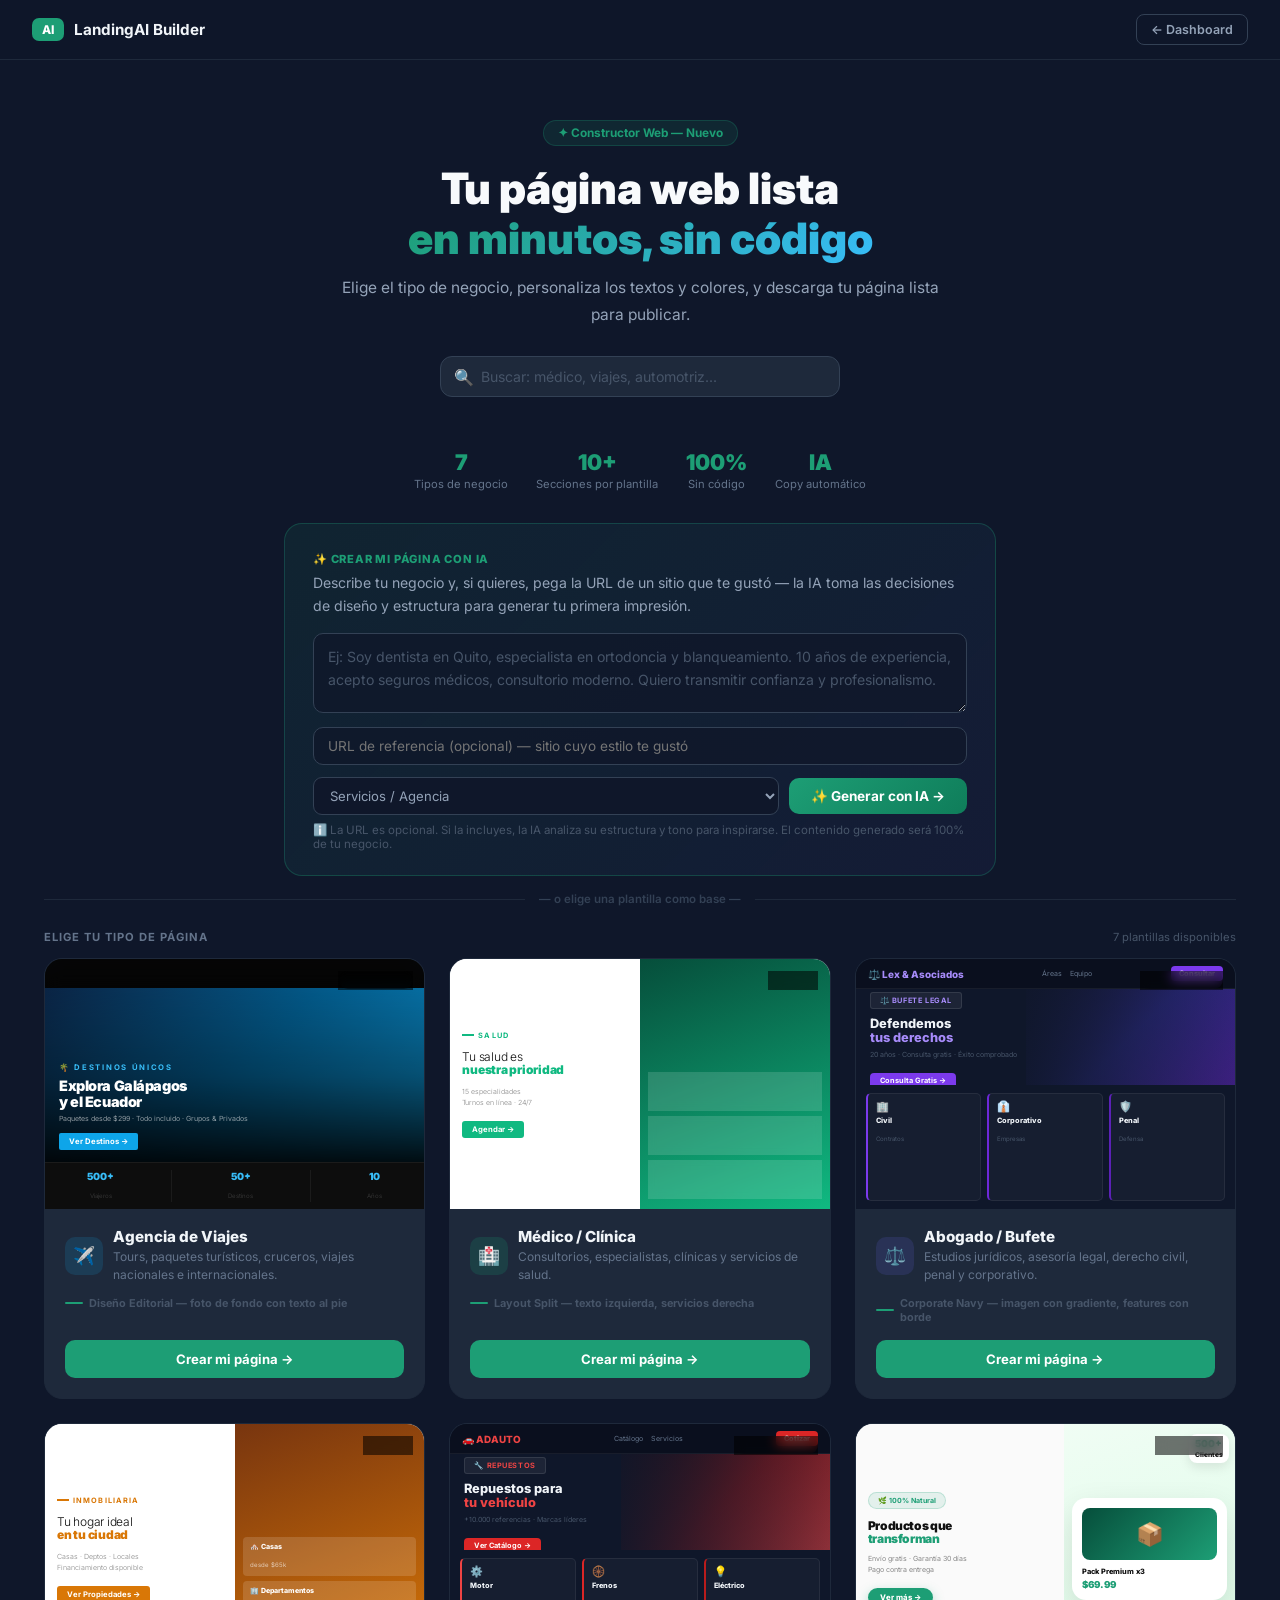
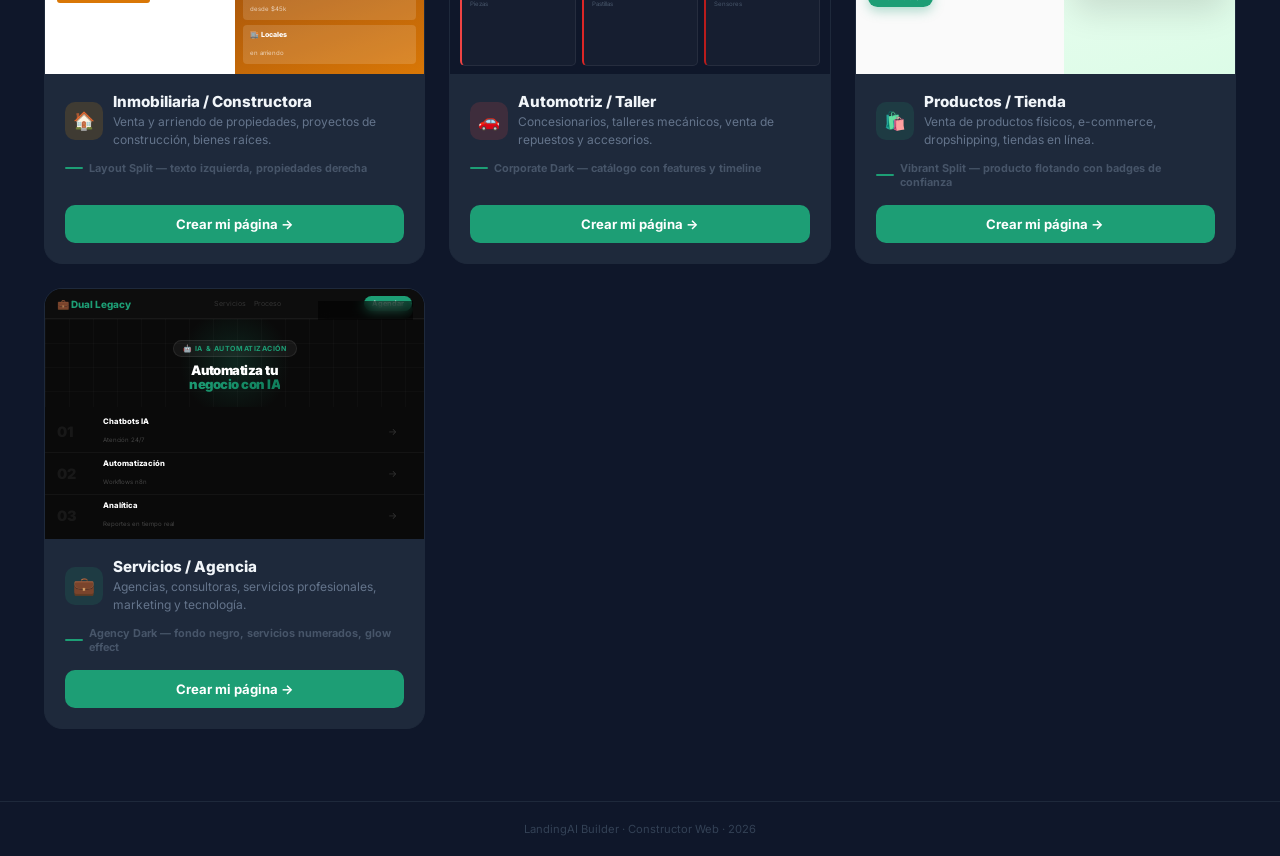
<file: web-constructor/index.html>
<!DOCTYPE html>
<html lang="es">
<head>
<meta charset="UTF-8">
<meta name="viewport" content="width=device-width,initial-scale=1">
<title>Constructor de Páginas Web — LandingAI Builder</title>
<link href="https://fonts.googleapis.com/css2?family=Inter:wght@400;500;600;700;800;900&display=swap" rel="stylesheet">
<style>
*,*::before,*::after{margin:0;padding:0;box-sizing:border-box}
:root{
  --bg:#0f172a;--bg2:#1e293b;--border:#1e293b;--text:#e2e8f0;--muted:#64748b;
  --green:#1D9E75;--green2:#0f7d5a;
}
body{font-family:'Inter',sans-serif;background:var(--bg);color:var(--text);min-height:100vh}

/* ── Header ── */
.hdr{background:rgba(15,23,42,.96);backdrop-filter:blur(12px);border-bottom:1px solid #1e293b;padding:14px 32px;display:flex;align-items:center;justify-content:space-between;position:sticky;top:0;z-index:100}
.hdr-logo{display:flex;align-items:center;gap:10px;text-decoration:none}
.hdr-logo .mark{background:var(--green);color:#fff;padding:4px 10px;border-radius:7px;font-size:.75rem;font-weight:800}
.hdr-logo .name{font-size:.95rem;font-weight:700;color:#f1f5f9}
.btn-outline{background:transparent;border:1px solid #334155;color:#94a3b8;border-radius:8px;padding:7px 14px;font-size:.78rem;font-weight:600;cursor:pointer;text-decoration:none;transition:.15s}
.btn-outline:hover{border-color:var(--green);color:var(--green)}

/* ── Hero ── */
.hero{text-align:center;padding:60px 24px 36px;max-width:680px;margin:0 auto}
.hero-badge{display:inline-flex;align-items:center;gap:6px;background:rgba(29,158,117,.12);color:var(--green);border:1px solid rgba(29,158,117,.25);border-radius:50px;padding:5px 14px;font-size:.74rem;font-weight:700;margin-bottom:18px}
.hero h1{font-size:clamp(1.9rem,4vw,2.7rem);font-weight:900;line-height:1.15;margin-bottom:12px;color:#f8fafc}
.hero h1 span{background:linear-gradient(135deg,var(--green),#38bdf8);-webkit-background-clip:text;-webkit-text-fill-color:transparent;background-clip:text}
.hero p{font-size:.97rem;color:#94a3b8;line-height:1.7;margin-bottom:28px}
.search-wrap{max-width:400px;margin:0 auto;position:relative}
.search-wrap input{width:100%;background:#1e293b;border:1.5px solid #334155;color:#f1f5f9;border-radius:12px;padding:11px 16px 11px 40px;font-size:.88rem;font-family:'Inter',sans-serif;outline:none;transition:.15s}
.search-wrap input:focus{border-color:var(--green)}
.search-wrap input::placeholder{color:#475569}
.si{position:absolute;left:14px;top:50%;transform:translateY(-50%);color:#475569}

/* ── Stats ── */
.stats{display:flex;justify-content:center;gap:28px;padding:16px 24px 32px;flex-wrap:wrap}
.stat{text-align:center}
.stat-n{font-size:1.35rem;font-weight:900;color:var(--green)}
.stat-l{font-size:.7rem;color:var(--muted);margin-top:2px}

/* ── Section label ── */
.slbl{max-width:1240px;margin:0 auto;padding:0 24px 14px;display:flex;align-items:center;justify-content:space-between}
.slbl h2{font-size:.7rem;font-weight:700;color:var(--muted);text-transform:uppercase;letter-spacing:1px}
.slbl span{font-size:.7rem;color:#475569}

/* ── Grid ── */
.grid{display:grid;grid-template-columns:repeat(auto-fill,minmax(340px,1fr));gap:24px;max-width:1240px;margin:0 auto;padding:0 24px 72px}

/* ── Card ── */
.card{background:var(--bg2);border:1.5px solid #1e293b;border-radius:18px;overflow:hidden;transition:.22s;cursor:pointer;display:flex;flex-direction:column;position:relative}
.card:hover{border-color:var(--green);transform:translateY(-5px);box-shadow:0 20px 56px rgba(0,0,0,.45),0 0 0 1px rgba(29,158,117,.2)}

/* ── PREVIEW ── */
.preview{height:250px;overflow:hidden;position:relative;flex-shrink:0}
.mini{width:100%;height:100%;display:flex;flex-direction:column;font-family:'Inter',sans-serif}

/* Preview badge (corner label) */
.preview-badge{position:absolute;top:12px;right:12px;background:rgba(0,0,0,.55);backdrop-filter:blur(6px);border:1px solid rgba(255,255,255,.12);color:rgba(255,255,255,.8);font-size:.54rem;font-weight:800;padding:3px 9px;border-radius:20px;letter-spacing:.1em;text-transform:uppercase;z-index:3;pointer-events:none}

/* Overlay al hover */
.preview-overlay{position:absolute;inset:0;background:rgba(0,0,0,.0);display:flex;align-items:center;justify-content:center;transition:.22s;opacity:0;z-index:4}
.card:hover .preview-overlay{background:rgba(0,0,0,.5);opacity:1}
.preview-overlay span{background:#fff;color:#0f172a;font-size:.78rem;font-weight:800;padding:9px 22px;border-radius:24px;transform:translateY(8px);transition:.22s;box-shadow:0 8px 24px rgba(0,0,0,.3)}
.card:hover .preview-overlay span{transform:translateY(0)}

/* ── Card Body ── */
.card-body{padding:18px 20px 20px;display:flex;flex-direction:column;flex:1}
.card-top{display:flex;align-items:center;gap:10px;margin-bottom:12px}
.card-icon{width:38px;height:38px;border-radius:10px;display:flex;align-items:center;justify-content:center;font-size:1.1rem;flex-shrink:0}
.card-name{font-size:.95rem;font-weight:800;color:#f1f5f9}
.card-desc{font-size:.75rem;color:#64748b;line-height:1.5;margin-top:2px}
.card-style{display:flex;align-items:center;gap:6px;font-size:.68rem;font-weight:700;color:#475569;margin-bottom:16px}
.card-style::before{content:'';display:inline-block;width:18px;height:1.5px;background:var(--green);border-radius:2px;flex-shrink:0}
.btn-card{background:var(--green);color:#fff;border:none;border-radius:10px;padding:11px 16px;font-size:.82rem;font-weight:700;cursor:pointer;transition:.15s;text-decoration:none;display:block;text-align:center;margin-top:auto}
.btn-card:hover{background:var(--green2);transform:translateY(-1px)}

/* ── AI Create Section ── */
.ai-create{max-width:760px;margin:0 auto 16px;padding:0 24px}
.ai-create-box{background:linear-gradient(135deg,rgba(29,158,117,.1),rgba(99,102,241,.06));border:1px solid rgba(29,158,117,.3);border-radius:18px;padding:28px 28px 24px}
.ai-create-ttl{font-size:.7rem;font-weight:800;color:#1D9E75;text-transform:uppercase;letter-spacing:.8px;margin-bottom:6px;display:flex;align-items:center;gap:7px}
.ai-create-sub{font-size:.88rem;color:#94a3b8;margin-bottom:16px;line-height:1.6}
.ai-create-box textarea{width:100%;background:rgba(15,23,42,.8);border:1px solid #334155;color:#f1f5f9;border-radius:10px;padding:12px 14px;font-size:.88rem;font-family:inherit;outline:none;resize:vertical;min-height:80px;line-height:1.6}
.ai-create-box textarea:focus{border-color:#1D9E75}
.ai-create-box textarea::placeholder{color:#475569}
.ai-create-row{display:flex;gap:10px;margin-top:12px;align-items:center;flex-wrap:wrap}
.ai-create-row select{background:#0f172a;border:1px solid #334155;color:#94a3b8;border-radius:9px;padding:9px 12px;font-size:.82rem;font-family:inherit;outline:none;flex:1;min-width:160px}
.ai-create-row select:focus{border-color:#1D9E75}
.btn-ai-create{background:linear-gradient(135deg,#1D9E75,#0f7d5a);color:#fff;border:none;border-radius:10px;padding:10px 22px;font-size:.85rem;font-weight:700;cursor:pointer;font-family:inherit;white-space:nowrap;transition:.15s;display:flex;align-items:center;gap:7px}
.btn-ai-create:hover{background:linear-gradient(135deg,#0f7d5a,#065f46);transform:translateY(-1px)}

/* ── Panel Divider ── */
.panel-divider{max-width:760px;margin:14px auto;padding:0 24px;display:flex;align-items:center;gap:14px}
.panel-divider-line{flex:1;height:1px;background:#1e293b}
.panel-divider-txt{font-size:.68rem;color:#334155;font-weight:600;white-space:nowrap}

/* ── Divider ── */
.divider{max-width:1240px;margin:8px auto 24px;padding:0 24px;display:flex;align-items:center;gap:14px}
.divider-line{flex:1;height:1px;background:#1e293b}
.divider-txt{font-size:.72rem;color:#334155;font-weight:600;white-space:nowrap}

/* ── Footer ── */
.ftr{border-top:1px solid #1e293b;padding:20px 24px;text-align:center;font-size:.7rem;color:#334155}

@media(max-width:768px){
  .hdr{padding:12px 16px}.grid{grid-template-columns:1fr;padding:0 14px 48px}
  .hero{padding:36px 16px 20px}.stats{gap:16px}
}
</style>
</head>
<body>

<header class="hdr">
  <a class="hdr-logo" href="#">
    <span class="mark">AI</span>
    <span class="name">LandingAI Builder</span>
  </a>
  <div style="display:flex;align-items:center;gap:10px">
    <a class="btn-outline" href="../dashboard.html">← Dashboard</a>
  </div>
</header>

<section class="hero">
  <div class="hero-badge">✦ Constructor Web — Nuevo</div>
  <h1>Tu página web lista<br><span>en minutos, sin código</span></h1>
  <p>Elige el tipo de negocio, personaliza los textos y colores, y descarga tu página lista para publicar.</p>
  <div class="search-wrap">
    <span class="si">🔍</span>
    <input type="text" id="si" placeholder="Buscar: médico, viajes, automotriz..." oninput="filter(this.value)">
  </div>
</section>

<div class="stats">
  <div class="stat"><div class="stat-n">7</div><div class="stat-l">Tipos de negocio</div></div>
  <div class="stat"><div class="stat-n">10+</div><div class="stat-l">Secciones por plantilla</div></div>
  <div class="stat"><div class="stat-n">100%</div><div class="stat-l">Sin código</div></div>
  <div class="stat"><div class="stat-n">IA</div><div class="stat-l">Copy automático</div></div>
</div>

<!-- AGENTE IA UNIFICADO -->
<div class="ai-create">
  <div class="ai-create-box">
    <div class="ai-create-ttl">✨ Crear mi página con IA</div>
    <div class="ai-create-sub">Describe tu negocio y, si quieres, pega la URL de un sitio que te gustó — la IA toma las decisiones de diseño y estructura para generar tu primera impresión.</div>
    <textarea id="aiCreateDesc" placeholder="Ej: Soy dentista en Quito, especialista en ortodoncia y blanqueamiento. 10 años de experiencia, acepto seguros médicos, consultorio moderno. Quiero transmitir confianza y profesionalismo."></textarea>
    <div class="fl" style="margin-top:10px">
      <input type="url" id="urlRefInput" placeholder="URL de referencia (opcional) — sitio cuyo estilo te gustó" style="width:100%;background:rgba(15,23,42,.8);border:1px solid #334155;color:#f1f5f9;border-radius:10px;padding:10px 14px;font-size:.85rem;font-family:inherit;outline:none">
    </div>
    <div class="ai-create-row">
      <select id="aiCreateType">
        <option value="servicio">Servicios / Agencia</option>
        <option value="medico">Médico / Clínica</option>
        <option value="viajes">Agencia de Viajes</option>
        <option value="abogado">Abogado / Bufete</option>
        <option value="inmobiliaria">Inmobiliaria</option>
        <option value="automotriz">Automotriz / Taller</option>
        <option value="producto">Productos / Tienda</option>
      </select>
      <button class="btn-ai-create" onclick="crearConAgente()">✨ Generar con IA →</button>
    </div>
    <div style="font-size:.72rem;color:#475569;margin-top:8px;display:flex;align-items:flex-start;gap:5px">ℹ️ La URL es opcional. Si la incluyes, la IA analiza su estructura y tono para inspirarse. El contenido generado será 100% de tu negocio.</div>
  </div>
</div>

<div class="divider">
  <div class="divider-line"></div>
  <div class="divider-txt">— o elige una plantilla como base —</div>
  <div class="divider-line"></div>
</div>

<div class="slbl">
  <h2>Elige tu tipo de página</h2>
  <span id="lbl">7 plantillas disponibles</span>
</div>

<div class="grid" id="grid">

  <!-- ══ AGENCIA DE VIAJES — Magazine Editorial ══ -->
  <div class="card" data-n="agencia viajes turismo tours paquetes galapagos cruceros">
    <div class="preview">
      <div class="preview-badge">Editorial</div>
      <div class="mini" style="background:#0d0d0d">
        <!-- Nav transparent editorial -->
        <div style="display:flex;align-items:center;justify-content:space-between;padding:7px 12px;background:rgba(0,0,0,.6);backdrop-filter:blur(8px);flex-shrink:0;position:relative;z-index:2">
          <span style="font-size:.62rem;font-weight:800;color:#fff">✈️ JouTrek</span>
          <div style="display:flex;gap:8px"><span style="font-size:.46rem;color:rgba(255,255,255,.6)">Destinos</span><span style="font-size:.46rem;color:rgba(255,255,255,.6)">Tours</span></div>
          <span style="font-size:.46rem;font-weight:700;padding:3px 8px;border-radius:3px;background:#0ea5e9;color:#fff">Reservar</span>
        </div>
        <!-- Full photo hero with bottom text -->
        <div style="flex:1;background:linear-gradient(to top,rgba(0,0,0,.92) 0%,rgba(0,0,0,.45) 50%,rgba(0,0,0,.15) 100%),linear-gradient(135deg,#0c2a50 0%,#0369a1 50%,#0ea5e9 100%);display:flex;flex-direction:column;justify-content:flex-end;padding:12px 14px">
          <span style="font-size:.48rem;font-weight:700;color:#38bdf8;letter-spacing:.22em;text-transform:uppercase;margin-bottom:6px;display:block">🌴 DESTINOS ÚNICOS</span>
          <div style="font-size:.9rem;font-weight:900;color:#fff;line-height:1.1;margin-bottom:4px;letter-spacing:-.03em">Explora Galápagos<br>y el Ecuador</div>
          <div style="font-size:.44rem;color:rgba(255,255,255,.55);margin-bottom:10px">Paquetes desde $299 · Todo incluido · Grupos & Privados</div>
          <span style="font-size:.48rem;font-weight:700;padding:4px 10px;border-radius:2px;background:#0ea5e9;color:#fff;width:fit-content">Ver Destinos →</span>
        </div>
        <!-- Stats bar dark -->
        <div style="display:flex;justify-content:space-around;padding:7px 14px;background:#0d0d0d;border-top:1px solid rgba(255,255,255,.06);flex-shrink:0">
          <div style="text-align:center"><span style="font-size:.62rem;font-weight:900;color:#38bdf8;display:block">500+</span><span style="font-size:.38rem;color:#333">Viajeros</span></div>
          <div style="width:1px;background:rgba(255,255,255,.06)"></div>
          <div style="text-align:center"><span style="font-size:.62rem;font-weight:900;color:#38bdf8;display:block">50+</span><span style="font-size:.38rem;color:#333">Destinos</span></div>
          <div style="width:1px;background:rgba(255,255,255,.06)"></div>
          <div style="text-align:center"><span style="font-size:.62rem;font-weight:900;color:#38bdf8;display:block">10</span><span style="font-size:.38rem;color:#333">Años</span></div>
        </div>
      </div>
      <div class="preview-overlay"><span>👁 Ver plantilla</span></div>
    </div>
    <div class="card-body">
      <div class="card-top">
        <div class="card-icon" style="background:rgba(14,165,233,.15)">✈️</div>
        <div>
          <div class="card-name">Agencia de Viajes</div>
          <div class="card-desc">Tours, paquetes turísticos, cruceros, viajes nacionales e internacionales.</div>
        </div>
      </div>
      <div class="card-style">Diseño Editorial — foto de fondo con texto al pie</div>
      <a class="btn-card" href="constructor.html?v=4&t=viajes">Crear mi página →</a>
    </div>
  </div>

  <!-- ══ MÉDICO — Split Architecture ══ -->
  <div class="card" data-n="medico clinica doctor salud consultorio especialista hospital">
    <div class="preview">
      <div class="preview-badge">Split</div>
      <div class="mini" style="background:#fff;display:grid;grid-template-columns:1fr 1fr;height:100%">
        <!-- Left: white side -->
        <div style="display:flex;flex-direction:column;justify-content:center;padding:14px 12px;background:#fff">
          <span style="font-size:.46rem;font-weight:700;color:#10b981;letter-spacing:.15em;text-transform:uppercase;display:flex;align-items:center;gap:4px;margin-bottom:10px"><span style="display:inline-block;width:12px;height:1.5px;background:#10b981"></span>SALUD</span>
          <div style="font-size:.75rem;font-weight:300;color:#0f0f0f;line-height:1.1;margin-bottom:10px;letter-spacing:-.02em">Tu salud es<br><strong style="font-weight:900;color:#10b981">nuestra prioridad</strong></div>
          <div style="font-size:.44rem;color:#888;margin-bottom:12px;line-height:1.6;font-weight:300">15 especialidades<br>Turnos en línea · 24/7</div>
          <span style="font-size:.48rem;font-weight:700;padding:4px 10px;border-radius:3px;background:#10b981;color:#fff;width:fit-content">Agendar →</span>
        </div>
        <!-- Right: green image side -->
        <div style="background:linear-gradient(160deg,#064e3b 0%,#10b981 100%);position:relative;overflow:hidden;display:flex;flex-direction:column;justify-content:flex-end;padding:10px 8px">
          <div style="display:flex;flex-direction:column;gap:5px">
            <div style="background:rgba(255,255,255,.14);border-radius:4px;padding:5px 7px;backdrop-filter:blur(4px)"><span style="font-size:.44rem;font-weight:800;color:#fff;display:block">🫀 Cardiología</span><span style="font-size:.38rem;color:rgba(255,255,255,.65)">Especialista</span></div>
            <div style="background:rgba(255,255,255,.14);border-radius:4px;padding:5px 7px;backdrop-filter:blur(4px)"><span style="font-size:.44rem;font-weight:800;color:#fff;display:block">🧠 Neurología</span><span style="font-size:.38rem;color:rgba(255,255,255,.65)">Especialista</span></div>
            <div style="background:rgba(255,255,255,.14);border-radius:4px;padding:5px 7px;backdrop-filter:blur(4px)"><span style="font-size:.44rem;font-weight:800;color:#fff;display:block">🦴 Ortopedia</span><span style="font-size:.38rem;color:rgba(255,255,255,.65)">Especialista</span></div>
          </div>
        </div>
      </div>
      <div class="preview-overlay"><span>👁 Ver plantilla</span></div>
    </div>
    <div class="card-body">
      <div class="card-top">
        <div class="card-icon" style="background:rgba(16,185,129,.15)">🏥</div>
        <div>
          <div class="card-name">Médico / Clínica</div>
          <div class="card-desc">Consultorios, especialistas, clínicas y servicios de salud.</div>
        </div>
      </div>
      <div class="card-style">Layout Split — texto izquierda, servicios derecha</div>
      <a class="btn-card" href="constructor.html?v=4&t=medico">Crear mi página →</a>
    </div>
  </div>

  <!-- ══ ABOGADO — Corporate Navy ══ -->
  <div class="card" data-n="abogado bufete juridico legal asesoria derecho firma">
    <div class="preview">
      <div class="preview-badge">Corporate</div>
      <div class="mini" style="background:#0f172a">
        <!-- Nav -->
        <div style="display:flex;align-items:center;justify-content:space-between;padding:7px 12px;background:#0a0f1e;border-bottom:1px solid rgba(255,255,255,.06);flex-shrink:0">
          <span style="font-size:.62rem;font-weight:800;color:#a78bfa">⚖️ Lex & Asociados</span>
          <div style="display:flex;gap:8px"><span style="font-size:.44rem;color:#64748b">Áreas</span><span style="font-size:.44rem;color:#64748b">Equipo</span></div>
          <span style="font-size:.46rem;font-weight:700;padding:3px 8px;border-radius:4px;background:#7c3aed;color:#fff">Consultar</span>
        </div>
        <!-- Hero with image overlay -->
        <div style="flex:0 0 96px;position:relative;overflow:hidden;display:flex;align-items:center;padding:0 14px">
          <div style="position:absolute;inset:0;background:linear-gradient(to right,rgba(15,23,42,.97) 40%,rgba(15,23,42,.5) 75%,rgba(15,23,42,.2));z-index:1"></div>
          <div style="position:absolute;right:0;top:0;bottom:0;width:55%;background:linear-gradient(135deg,#1e1b4b,#4338ca,#6d28d9);opacity:.6"></div>
          <div style="position:relative;z-index:2">
            <div style="display:inline-flex;align-items:center;gap:5px;background:rgba(255,255,255,.06);border:1px solid rgba(255,255,255,.1);color:#a78bfa;padding:3px 9px;border-radius:3px;font-size:.46rem;font-weight:700;margin-bottom:8px;letter-spacing:.08em;text-transform:uppercase">⚖️ BUFETE LEGAL</div>
            <div style="font-size:.8rem;font-weight:800;color:#f1f5f9;line-height:1.1;margin-bottom:5px">Defendemos<br><span style="color:#a78bfa">tus derechos</span></div>
            <div style="font-size:.44rem;color:#475569;margin-bottom:8px">20 años · Consulta gratis · Éxito comprobado</div>
            <span style="font-size:.46rem;font-weight:700;padding:3px 10px;border-radius:4px;background:#7c3aed;color:#fff">Consulta Gratis →</span>
          </div>
        </div>
        <!-- Feature cards with left border -->
        <div style="flex:1;display:grid;grid-template-columns:1fr 1fr 1fr;gap:6px;padding:8px 10px;overflow:hidden">
          <div style="background:rgba(255,255,255,.03);border:1px solid rgba(255,255,255,.07);border-left:2px solid #7c3aed;border-radius:5px;padding:6px 8px"><span style="font-size:.65rem;display:block;margin-bottom:3px">🏢</span><span style="font-size:.46rem;font-weight:800;color:#f1f5f9;display:block">Civil</span><span style="font-size:.38rem;color:#475569">Contratos</span></div>
          <div style="background:rgba(255,255,255,.03);border:1px solid rgba(255,255,255,.07);border-left:2px solid #6d28d9;border-radius:5px;padding:6px 8px"><span style="font-size:.65rem;display:block;margin-bottom:3px">👔</span><span style="font-size:.46rem;font-weight:800;color:#f1f5f9;display:block">Corporativo</span><span style="font-size:.38rem;color:#475569">Empresas</span></div>
          <div style="background:rgba(255,255,255,.03);border:1px solid rgba(255,255,255,.07);border-left:2px solid #5b21b6;border-radius:5px;padding:6px 8px"><span style="font-size:.65rem;display:block;margin-bottom:3px">🛡️</span><span style="font-size:.46rem;font-weight:800;color:#f1f5f9;display:block">Penal</span><span style="font-size:.38rem;color:#475569">Defensa</span></div>
        </div>
      </div>
      <div class="preview-overlay"><span>👁 Ver plantilla</span></div>
    </div>
    <div class="card-body">
      <div class="card-top">
        <div class="card-icon" style="background:rgba(99,102,241,.15)">⚖️</div>
        <div>
          <div class="card-name">Abogado / Bufete</div>
          <div class="card-desc">Estudios jurídicos, asesoría legal, derecho civil, penal y corporativo.</div>
        </div>
      </div>
      <div class="card-style">Corporate Navy — imagen con gradiente, features con borde</div>
      <a class="btn-card" href="constructor.html?v=4&t=abogado">Crear mi página →</a>
    </div>
  </div>

  <!-- ══ INMOBILIARIA — Split Architecture ══ -->
  <div class="card" data-n="inmobiliaria constructora bienes raices casas departamentos propiedades">
    <div class="preview">
      <div class="preview-badge">Split</div>
      <div class="mini" style="background:#fff;display:grid;grid-template-columns:1fr 1fr;height:100%">
        <!-- Left: white side -->
        <div style="display:flex;flex-direction:column;justify-content:center;padding:14px 12px;background:#fff">
          <span style="font-size:.46rem;font-weight:700;color:#d97706;letter-spacing:.15em;text-transform:uppercase;display:flex;align-items:center;gap:4px;margin-bottom:10px"><span style="display:inline-block;width:12px;height:1.5px;background:#d97706"></span>INMOBILIARIA</span>
          <div style="font-size:.75rem;font-weight:300;color:#0f0f0f;line-height:1.1;margin-bottom:10px;letter-spacing:-.02em">Tu hogar ideal<br><strong style="font-weight:900;color:#d97706">en tu ciudad</strong></div>
          <div style="font-size:.44rem;color:#888;margin-bottom:12px;line-height:1.6;font-weight:300">Casas · Deptos · Locales<br>Financiamiento disponible</div>
          <span style="font-size:.48rem;font-weight:700;padding:4px 10px;border-radius:3px;background:#d97706;color:#fff;width:fit-content">Ver Propiedades →</span>
        </div>
        <!-- Right: amber image side -->
        <div style="background:linear-gradient(160deg,#78350f 0%,#d97706 100%);position:relative;overflow:hidden;display:flex;flex-direction:column;justify-content:flex-end;padding:10px 8px">
          <div style="display:flex;flex-direction:column;gap:5px">
            <div style="background:rgba(255,255,255,.14);border-radius:4px;padding:5px 7px"><span style="font-size:.44rem;font-weight:800;color:#fff;display:block">🏘️ Casas</span><span style="font-size:.38rem;color:rgba(255,255,255,.65)">desde $65k</span></div>
            <div style="background:rgba(255,255,255,.14);border-radius:4px;padding:5px 7px"><span style="font-size:.44rem;font-weight:800;color:#fff;display:block">🏢 Departamentos</span><span style="font-size:.38rem;color:rgba(255,255,255,.65)">desde $45k</span></div>
            <div style="background:rgba(255,255,255,.14);border-radius:4px;padding:5px 7px"><span style="font-size:.44rem;font-weight:800;color:#fff;display:block">🏬 Locales</span><span style="font-size:.38rem;color:rgba(255,255,255,.65)">en arriendo</span></div>
          </div>
        </div>
      </div>
      <div class="preview-overlay"><span>👁 Ver plantilla</span></div>
    </div>
    <div class="card-body">
      <div class="card-top">
        <div class="card-icon" style="background:rgba(245,158,11,.15)">🏠</div>
        <div>
          <div class="card-name">Inmobiliaria / Constructora</div>
          <div class="card-desc">Venta y arriendo de propiedades, proyectos de construcción, bienes raíces.</div>
        </div>
      </div>
      <div class="card-style">Layout Split — texto izquierda, propiedades derecha</div>
      <a class="btn-card" href="constructor.html?v=4&t=inmobiliaria">Crear mi página →</a>
    </div>
  </div>

  <!-- ══ AUTOMOTRIZ — Corporate Dark + Red ══ -->
  <div class="card" data-n="automotriz taller mecanico repuestos vehiculos autos carros camiones">
    <div class="preview">
      <div class="preview-badge">Corporate</div>
      <div class="mini" style="background:#0f172a">
        <!-- Nav -->
        <div style="display:flex;align-items:center;justify-content:space-between;padding:7px 12px;background:#0a0f1e;border-bottom:1px solid rgba(255,255,255,.06);flex-shrink:0">
          <span style="font-size:.62rem;font-weight:800;color:#ef4444">🚗 ADAUTO</span>
          <div style="display:flex;gap:8px"><span style="font-size:.44rem;color:#64748b">Catálogo</span><span style="font-size:.44rem;color:#64748b">Servicios</span></div>
          <span style="font-size:.46rem;font-weight:700;padding:3px 8px;border-radius:4px;background:#dc2626;color:#fff">Cotizar</span>
        </div>
        <!-- Hero with image overlay -->
        <div style="flex:0 0 96px;position:relative;overflow:hidden;display:flex;align-items:center;padding:0 14px">
          <div style="position:absolute;inset:0;background:linear-gradient(to right,rgba(15,23,42,.97) 40%,rgba(15,23,42,.5) 75%,rgba(15,23,42,.2));z-index:1"></div>
          <div style="position:absolute;right:0;top:0;bottom:0;width:55%;background:linear-gradient(135deg,#450a0a,#b91c1c,#ef4444);opacity:.7"></div>
          <div style="position:relative;z-index:2">
            <div style="display:inline-flex;align-items:center;gap:5px;background:rgba(255,255,255,.06);border:1px solid rgba(255,255,255,.1);color:#ef4444;padding:3px 9px;border-radius:3px;font-size:.46rem;font-weight:700;margin-bottom:8px;letter-spacing:.08em;text-transform:uppercase">🔧 REPUESTOS</div>
            <div style="font-size:.8rem;font-weight:800;color:#f1f5f9;line-height:1.1;margin-bottom:5px">Repuestos para<br><span style="color:#ef4444">tu vehículo</span></div>
            <div style="font-size:.44rem;color:#475569;margin-bottom:8px">+10.000 referencias · Marcas líderes</div>
            <span style="font-size:.46rem;font-weight:700;padding:3px 10px;border-radius:4px;background:#dc2626;color:#fff">Ver Catálogo →</span>
          </div>
        </div>
        <!-- Feature cards -->
        <div style="flex:1;display:grid;grid-template-columns:1fr 1fr 1fr;gap:6px;padding:8px 10px;overflow:hidden">
          <div style="background:rgba(255,255,255,.03);border:1px solid rgba(255,255,255,.07);border-left:2px solid #ef4444;border-radius:5px;padding:6px 8px"><span style="font-size:.65rem;display:block;margin-bottom:3px">⚙️</span><span style="font-size:.46rem;font-weight:800;color:#f1f5f9;display:block">Motor</span><span style="font-size:.38rem;color:#475569">Piezas</span></div>
          <div style="background:rgba(255,255,255,.03);border:1px solid rgba(255,255,255,.07);border-left:2px solid #dc2626;border-radius:5px;padding:6px 8px"><span style="font-size:.65rem;display:block;margin-bottom:3px">🛞</span><span style="font-size:.46rem;font-weight:800;color:#f1f5f9;display:block">Frenos</span><span style="font-size:.38rem;color:#475569">Pastillas</span></div>
          <div style="background:rgba(255,255,255,.03);border:1px solid rgba(255,255,255,.07);border-left:2px solid #b91c1c;border-radius:5px;padding:6px 8px"><span style="font-size:.65rem;display:block;margin-bottom:3px">💡</span><span style="font-size:.46rem;font-weight:800;color:#f1f5f9;display:block">Eléctrico</span><span style="font-size:.38rem;color:#475569">Sensores</span></div>
        </div>
      </div>
      <div class="preview-overlay"><span>👁 Ver plantilla</span></div>
    </div>
    <div class="card-body">
      <div class="card-top">
        <div class="card-icon" style="background:rgba(239,68,68,.15)">🚗</div>
        <div>
          <div class="card-name">Automotriz / Taller</div>
          <div class="card-desc">Concesionarios, talleres mecánicos, venta de repuestos y accesorios.</div>
        </div>
      </div>
      <div class="card-style">Corporate Dark — catálogo con features y timeline</div>
      <a class="btn-card" href="constructor.html?v=4&t=automotriz">Crear mi página →</a>
    </div>
  </div>

  <!-- ══ PRODUCTOS — Vibrant E-commerce ══ -->
  <div class="card" data-n="producto ecommerce tienda online dropshipping venta shop">
    <div class="preview">
      <div class="preview-badge">Vibrant</div>
      <div class="mini" style="background:#fafafa;display:grid;grid-template-columns:55fr 45fr;height:100%">
        <!-- Left: light text side -->
        <div style="display:flex;flex-direction:column;justify-content:center;padding:14px 12px;background:#fafafa">
          <div style="display:inline-flex;align-items:center;gap:5px;background:rgba(29,158,117,.1);border:1px solid rgba(29,158,117,.2);color:#1D9E75;padding:3px 9px;border-radius:50px;font-size:.44rem;font-weight:700;width:fit-content;margin-bottom:10px">🌿 100% Natural</div>
          <div style="font-size:.75rem;font-weight:900;color:#111;line-height:1.1;margin-bottom:8px;letter-spacing:-.03em">Productos que<br><span style="color:#1D9E75">transforman</span></div>
          <div style="font-size:.44rem;color:#888;margin-bottom:12px;line-height:1.6">Envío gratis · Garantía 30 días<br>Pago contra entrega</div>
          <span style="font-size:.48rem;font-weight:800;padding:5px 12px;border-radius:50px;background:#1D9E75;color:#fff;width:fit-content;box-shadow:0 4px 12px rgba(29,158,117,.35)">Ver más →</span>
        </div>
        <!-- Right: floating product side -->
        <div style="background:linear-gradient(160deg,#f0fdf4,#dcfce7);position:relative;overflow:hidden;display:flex;align-items:center;justify-content:center;padding:10px 8px">
          <!-- Floating product mockup -->
          <div style="background:#fff;border-radius:14px;padding:10px;box-shadow:0 12px 32px rgba(0,0,0,.12);width:100%;position:relative">
            <div style="background:linear-gradient(135deg,#064e3b,#1D9E75);border-radius:8px;height:52px;display:flex;align-items:center;justify-content:center;margin-bottom:7px;font-size:1.4rem">📦</div>
            <div style="font-size:.46rem;font-weight:800;color:#111;margin-bottom:3px">Pack Premium x3</div>
            <div style="font-size:.6rem;font-weight:900;color:#1D9E75">$69.99</div>
          </div>
          <!-- Floating badges -->
          <div style="position:absolute;top:10px;right:6px;background:#fff;border-radius:8px;padding:4px 6px;box-shadow:0 4px 12px rgba(0,0,0,.1);font-size:.42rem;font-weight:800;color:#111;line-height:1.3"><span style="color:#1D9E75;font-size:.6rem;display:block;font-weight:900">500+</span>Clientes</div>
        </div>
      </div>
      <div class="preview-overlay"><span>👁 Ver plantilla</span></div>
    </div>
    <div class="card-body">
      <div class="card-top">
        <div class="card-icon" style="background:rgba(29,158,117,.15)">🛍️</div>
        <div>
          <div class="card-name">Productos / Tienda</div>
          <div class="card-desc">Venta de productos físicos, e-commerce, dropshipping, tiendas en línea.</div>
        </div>
      </div>
      <div class="card-style">Vibrant Split — producto flotando con badges de confianza</div>
      <a class="btn-card" href="constructor.html?v=4&t=producto">Crear mi página →</a>
    </div>
  </div>

  <!-- ══ SERVICIOS — Agency Premium Dark ══ -->
  <div class="card" data-n="servicios agencia empresa consultoria marketing digital tecnologia ia">
    <div class="preview">
      <div class="preview-badge">Agency Dark</div>
      <div class="mini" style="background:#0a0a0a">
        <!-- Nav -->
        <div style="display:flex;align-items:center;justify-content:space-between;padding:7px 12px;background:#0d0d0d;border-bottom:1px solid rgba(255,255,255,.05);flex-shrink:0">
          <span style="font-size:.62rem;font-weight:800;color:#1D9E75">💼 Dual Legacy</span>
          <div style="display:flex;gap:8px"><span style="font-size:.44rem;color:#333">Servicios</span><span style="font-size:.44rem;color:#333">Proceso</span></div>
          <span style="font-size:.46rem;font-weight:700;padding:3px 8px;border-radius:50px;background:#1D9E75;color:#fff">Agendar</span>
        </div>
        <!-- Hero with glow + grid -->
        <div style="flex:0 0 88px;position:relative;overflow:hidden;display:flex;align-items:center;justify-content:center;text-align:center;padding:0 14px">
          <div style="position:absolute;inset:0;background-image:linear-gradient(rgba(255,255,255,.02) 1px,transparent 1px),linear-gradient(90deg,rgba(255,255,255,.02) 1px,transparent 1px);background-size:24px 24px"></div>
          <div style="position:absolute;width:120px;height:120px;border-radius:50%;background:radial-gradient(circle,rgba(29,158,117,.18) 0%,transparent 65%);top:50%;left:50%;transform:translate(-50%,-50%)"></div>
          <div style="position:relative;z-index:1">
            <div style="display:inline-flex;align-items:center;gap:5px;background:rgba(255,255,255,.05);border:1px solid rgba(255,255,255,.08);color:#1D9E75;padding:3px 9px;border-radius:50px;font-size:.44rem;font-weight:700;margin-bottom:7px;letter-spacing:.08em">🤖 IA & AUTOMATIZACIÓN</div>
            <div style="font-size:.82rem;font-weight:900;color:#fff;line-height:1.05;letter-spacing:-.04em">Automatiza tu<br><em style="font-style:normal;background:linear-gradient(135deg,#1D9E75,#0f7d5a);-webkit-background-clip:text;-webkit-text-fill-color:transparent">negocio con IA</em></div>
          </div>
        </div>
        <!-- Numbered service rows -->
        <div style="flex:1;display:flex;flex-direction:column;overflow:hidden;padding:4px 0">
          <div style="display:grid;grid-template-columns:36px 1fr 24px;align-items:center;gap:10px;padding:6px 12px;border-bottom:1px solid rgba(255,255,255,.04)"><span style="font-size:.9rem;font-weight:900;color:rgba(255,255,255,.06)">01</span><div><span style="font-size:.48rem;font-weight:800;color:#fff;display:block">Chatbots IA</span><span style="font-size:.38rem;color:#444">Atención 24/7</span></div><span style="font-size:.6rem;color:#333">→</span></div>
          <div style="display:grid;grid-template-columns:36px 1fr 24px;align-items:center;gap:10px;padding:6px 12px;border-bottom:1px solid rgba(255,255,255,.04)"><span style="font-size:.9rem;font-weight:900;color:rgba(255,255,255,.06)">02</span><div><span style="font-size:.48rem;font-weight:800;color:#fff;display:block">Automatización</span><span style="font-size:.38rem;color:#444">Workflows n8n</span></div><span style="font-size:.6rem;color:#333">→</span></div>
          <div style="display:grid;grid-template-columns:36px 1fr 24px;align-items:center;gap:10px;padding:6px 12px"><span style="font-size:.9rem;font-weight:900;color:rgba(255,255,255,.06)">03</span><div><span style="font-size:.48rem;font-weight:800;color:#fff;display:block">Analítica</span><span style="font-size:.38rem;color:#444">Reportes en tiempo real</span></div><span style="font-size:.6rem;color:#333">→</span></div>
        </div>
      </div>
      <div class="preview-overlay"><span>👁 Ver plantilla</span></div>
    </div>
    <div class="card-body">
      <div class="card-top">
        <div class="card-icon" style="background:rgba(29,158,117,.15)">💼</div>
        <div>
          <div class="card-name">Servicios / Agencia</div>
          <div class="card-desc">Agencias, consultoras, servicios profesionales, marketing y tecnología.</div>
        </div>
      </div>
      <div class="card-style">Agency Dark — fondo negro, servicios numerados, glow effect</div>
      <a class="btn-card" href="constructor.html?v=4&t=servicio">Crear mi página →</a>
    </div>
  </div>

</div>

<div class="ftr">LandingAI Builder · Constructor Web · 2026</div>

<script>
function crearConAgente(){
  const desc = document.getElementById('aiCreateDesc').value.trim();
  const tipo = document.getElementById('aiCreateType').value;
  const url  = document.getElementById('urlRefInput').value.trim();

  if(!desc){
    document.getElementById('aiCreateDesc').focus();
    return;
  }

  if(url){
    try{ new URL(url); }catch(e){
      alert('La URL de referencia no es válida. Incluye https:// o déjala vacía.');
      return;
    }
  }

  localStorage.setItem('wc-pending-agent-desc', desc);
  localStorage.setItem('wc-pending-agent-tipo', tipo);
  if(url) localStorage.setItem('wc-pending-agent-url', url);
  else localStorage.removeItem('wc-pending-agent-url');

  window.location.href = 'constructor.html?v=4&t=' + tipo;
}

function crearConIA(){
  const desc = document.getElementById('aiCreateDesc')?.value.trim() || '';
  const tipo = document.getElementById('aiCreateType')?.value || 'servicio';
  if(desc) localStorage.setItem('wc-pending-desc', desc);
  window.location.href = 'constructor.html?v=4&t=' + tipo;
}

function filter(q){
  const cards=document.querySelectorAll('.card'),term=q.toLowerCase().trim();
  let n=0;
  cards.forEach(c=>{
    const match=!term||c.dataset.n.includes(term);
    c.style.display=match?'':'none';
    if(match)n++;
  });
  document.getElementById('lbl').textContent=term?`${n} resultado${n!==1?'s':''}`:'7 plantillas disponibles';
}
</script>
</body>
</html>
</file>
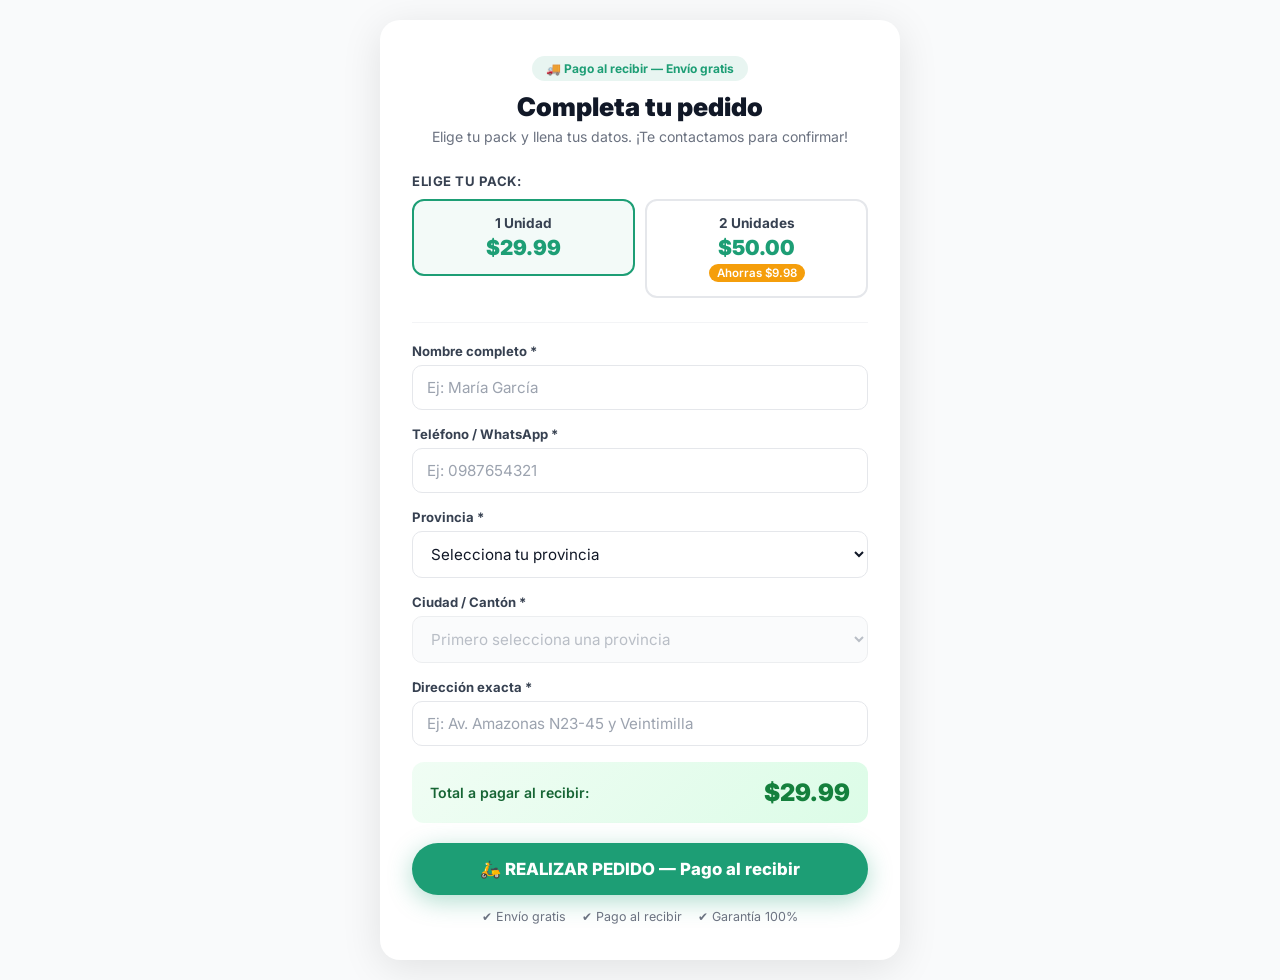
<file: dropi-constructor/formulario_pedido.html>
<!DOCTYPE html>
<html lang="es">
<head>
<meta charset="UTF-8">
<meta name="viewport" content="width=device-width,initial-scale=1">
<title>Realizar Pedido — Depiladora 5 en 1</title>
<style>
@import url('https://fonts.googleapis.com/css2?family=Inter:wght@400;600;700;800;900&display=swap');
*,*::before,*::after{margin:0;padding:0;box-sizing:border-box}
body{font-family:'Inter',sans-serif;background:#f9fafb;color:#111827;min-height:100vh;display:flex;align-items:center;justify-content:center;padding:20px}
.form-wrap{background:#fff;border-radius:20px;box-shadow:0 8px 40px rgba(0,0,0,.1);max-width:520px;width:100%;padding:36px 32px}
.form-header{text-align:center;margin-bottom:28px}
.form-header .badge{display:inline-block;background:rgba(29,158,117,.1);color:#1D9E75;padding:5px 14px;border-radius:50px;font-size:.75rem;font-weight:700;margin-bottom:10px}
.form-header h2{font-size:1.6rem;font-weight:900;color:#111827;margin-bottom:6px}
.form-header p{font-size:.88rem;color:#6b7280}
.qty-section{margin-bottom:24px}
.qty-label{font-size:.82rem;font-weight:700;color:#374151;margin-bottom:10px;text-transform:uppercase;letter-spacing:.5px}
.qty-options{display:grid;grid-template-columns:1fr 1fr;gap:10px}
.qty-option{position:relative}
.qty-option input{position:absolute;opacity:0;width:0;height:0}
.qty-option label{display:flex;flex-direction:column;align-items:center;justify-content:center;border:2px solid #e5e7eb;border-radius:12px;padding:14px 10px;cursor:pointer;transition:.2s;text-align:center}
.qty-option input:checked + label{border-color:#1D9E75;background:rgba(29,158,117,.05)}
.qty-option label:hover{border-color:#1D9E75}
.qty-units{font-size:.85rem;font-weight:700;color:#374151;margin-bottom:4px}
.qty-price{font-size:1.3rem;font-weight:900;color:#1D9E75}
.qty-save{font-size:.72rem;font-weight:600;color:#fff;background:#f59e0b;padding:2px 8px;border-radius:20px;margin-top:4px}
.divider{border:none;border-top:1px solid #f3f4f6;margin:20px 0}
.field-group{margin-bottom:16px}
.field-group label{display:block;font-size:.82rem;font-weight:700;color:#374151;margin-bottom:6px}
.field-group input,
.field-group select{width:100%;border:1.5px solid #e5e7eb;border-radius:10px;padding:12px 14px;font-size:.95rem;font-family:'Inter',sans-serif;color:#111827;transition:.2s;outline:none;background:#fff}
.field-group input:focus,
.field-group select:focus{border-color:#1D9E75;box-shadow:0 0 0 3px rgba(29,158,117,.1)}
.field-group input::placeholder{color:#9ca3af}
.field-group select:disabled{background:#f9fafb;color:#9ca3af;cursor:not-allowed}
.total-box{background:linear-gradient(135deg,#f0fdf4,#dcfce7);border-radius:12px;padding:16px 18px;display:flex;justify-content:space-between;align-items:center;margin-bottom:20px}
.total-label{font-size:.88rem;font-weight:600;color:#166534}
.total-price{font-size:1.5rem;font-weight:900;color:#15803d}
.btn-submit{width:100%;background:#1D9E75;color:#fff;border:none;border-radius:50px;padding:16px;font-size:1.05rem;font-weight:800;font-family:'Inter',sans-serif;cursor:pointer;transition:.2s;box-shadow:0 6px 24px rgba(29,158,117,.35)}
.btn-submit:hover{background:#178a64;box-shadow:0 10px 32px rgba(29,158,117,.5);transform:translateY(-1px)}
.btn-submit:disabled{background:#9ca3af;box-shadow:none;cursor:not-allowed;transform:none}
.trust{display:flex;justify-content:center;gap:16px;margin-top:14px;flex-wrap:wrap;font-size:.78rem;color:#6b7280}
.msg{display:none;border-radius:12px;padding:16px 18px;margin-top:16px;font-size:.88rem;font-weight:600;text-align:center}
.msg.success{background:#f0fdf4;color:#15803d;border:1px solid #bbf7d0}
.msg.error{background:#fef2f2;color:#dc2626;border:1px solid #fecaca}
.spinner{display:inline-block;width:18px;height:18px;border:2px solid rgba(255,255,255,.4);border-top-color:#fff;border-radius:50%;animation:spin .7s linear infinite;vertical-align:middle;margin-right:8px}
@keyframes spin{to{transform:rotate(360deg)}}
@media(max-width:480px){.form-wrap{padding:24px 18px}.qty-price{font-size:1.1rem}}
</style>
</head>
<body>
<div class="form-wrap">
  <div class="form-header">
    <div class="badge">🚚 Pago al recibir — Envío gratis</div>
    <h2>Completa tu pedido</h2>
    <p>Elige tu pack y llena tus datos. ¡Te contactamos para confirmar!</p>
  </div>

  <div class="qty-section">
    <div class="qty-label">Elige tu pack:</div>
    <div class="qty-options">
      <div class="qty-option">
        <input type="radio" name="qty" id="q1" value="1" data-price="29.99" data-variation="57" checked>
        <label for="q1">
          <span class="qty-units">1 Unidad</span>
          <span class="qty-price">$29.99</span>
        </label>
      </div>
      <div class="qty-option">
        <input type="radio" name="qty" id="q2" value="2" data-price="50.00" data-variation="58">
        <label for="q2">
          <span class="qty-units">2 Unidades</span>
          <span class="qty-price">$50.00</span>
          <span class="qty-save">Ahorras $9.98</span>
        </label>
      </div>
    </div>
  </div>

  <hr class="divider">

  <div class="field-group">
    <label for="nombre">Nombre completo *</label>
    <input type="text" id="nombre" placeholder="Ej: María García" required>
  </div>

  <div class="field-group">
    <label for="telefono">Teléfono / WhatsApp *</label>
    <input type="tel" id="telefono" placeholder="Ej: 0987654321" required>
  </div>

  <div class="field-group">
    <label for="provincia">Provincia *</label>
    <select id="provincia" required>
      <option value="">Selecciona tu provincia</option>
      <option value="EC-A">Azuay</option>
      <option value="EC-B">Bolívar</option>
      <option value="EC-F">Cañar</option>
      <option value="EC-C">Carchi</option>
      <option value="EC-H">Chimborazo</option>
      <option value="EC-X">Cotopaxi</option>
      <option value="EC-O">El Oro</option>
      <option value="EC-E">Esmeraldas</option>
      <option value="EC-G">Guayas</option>
      <option value="EC-I">Imbabura</option>
      <option value="EC-L">Loja</option>
      <option value="EC-R">Los Ríos</option>
      <option value="EC-M">Manabí</option>
      <option value="EC-S">Morona Santiago</option>
      <option value="EC-N">Napo</option>
      <option value="EC-D">Orellana</option>
      <option value="EC-Y">Pastaza</option>
      <option value="EC-P">Pichincha</option>
      <option value="EC-SE">Santa Elena</option>
      <option value="EC-SD">Santo Domingo de los Tsáchilas</option>
      <option value="EC-U">Sucumbíos</option>
      <option value="EC-T">Tungurahua</option>
      <option value="EC-Z">Zamora Chinchipe</option>
    </select>
  </div>

  <div class="field-group">
    <label for="ciudad">Ciudad / Cantón *</label>
    <select id="ciudad" required disabled>
      <option value="">Primero selecciona una provincia</option>
    </select>
  </div>

  <div class="field-group">
    <label for="direccion">Dirección exacta *</label>
    <input type="text" id="direccion" placeholder="Ej: Av. Amazonas N23-45 y Veintimilla" required>
  </div>

  <div class="total-box">
    <span class="total-label">Total a pagar al recibir:</span>
    <span class="total-price" id="totalPrice">$29.99</span>
  </div>

  <button class="btn-submit" id="btnSubmit" onclick="enviarPedido()">
    🛵 REALIZAR PEDIDO — Pago al recibir
  </button>

  <div class="trust">
    <span>✔ Envío gratis</span>
    <span>✔ Pago al recibir</span>
    <span>✔ Garantía 100%</span>
  </div>

  <div class="msg success" id="msgSuccess" style="display:none">
    ✅ ¡Pedido realizado con éxito! Te contactaremos pronto para confirmar tu entrega. 🎉
  </div>
  <div class="msg error" id="msgError" style="display:none">
    ❌ Hubo un error al procesar tu pedido. Por favor intenta de nuevo o contáctanos.
  </div>
</div>

<script>
const API = 'https://vidaydetalledl.com/wp-json/mi-tienda/v1/pedido';
const PRODUCT_ID = 18;

// City data from Dropi's EC.php — exact names accepted by the Dropi API
const CIUDADES = {
  "EC-P": ["TABACUNDO","CAYAMBE","PEDRO MONCAYO","AYORA","JUAN MONTALVO","QUITO","ALANGASI","ALOAG","AMAGUANA","CONOCOTO","CUMBAYA","GUAYLLABAMBA","LA ARMENIA","LLANO CHICO","LLANO GRANDE","MACHACHI","MIRAVALLE","MITAD DEL MUNDO","MONJAS","ORQUIDEAS","PIFO","PINTAG","POMASQUI","PUEMBO","PUSUQUI","EL QUINCHE","AZCASUBI VIA AL QUINCHE","CHECA","SAN ANTONIO DE PICHINCHA","SAN JOSE DE MORAN","CALDERON","SAN RAFAEL","SANGOLQUI","TABABELA","TAMBILLO","TUMBACO","UYUMBICHO","VALLE DE LOS CHILLOS","YARUQUI","ZAMBISA","PUERTO QUITO","PEDRO V. MALDONADO","SAN MIGUEL DE LOS BANCOS","NANEGALITO","CALACALI","CUZUBAMBA"],
  "EC-X": ["LATACUNGA","SALCEDO","SAQUISILI","LASSO","GUAYTACAMA","PASTOCALLE","MULALO","TANICUCHI","BELISARIO QUEVEDO","PUJILI","SAN BUENAVENTURA -BELLAVISTA.","LA MANA"],
  "EC-C": ["TULCAN","SAN GABRIEL","EL ANGEL","JULIO ANDRADE","BOLIVAR","HUACA","MIRA"],
  "EC-I": ["IBARRA","CARANQUI","URCUQUI","YAGUARCOCHA","ATUNTAQUI","ANDRADE MARIN","CHALTURA","SAN LUIS","SANTA BERTHA","TIERRA BLANCA","SAN JOSE","NATABUELA","ANTONIO ANTE","PIMAMPIRO","SAN ANTONIO IBARRA","SAN ROQUE","CHORLAVI","OTAVALO","COTACACHI","SAN PABLO IMBABURA","QUIROGA","GONZALEZ SUAREZ","PERUGACHI","PEGUCHE"],
  "EC-B": ["GUARANDA","SALINAS DE GUARANDA","SAN JOSE DE CHIMBO","SAN MIGUEL DE BOLIVAR"],
  "EC-A": ["CUENCA","CHAULLABAMBA","RICAURTE CUENCA","GUALACEO","SIG SIG","PAUTE","CHORDELEG","ZONA FRANCA","CUMBE","TARQUI","GIRON","YUNGUILLA","SANTA ISABEL","ONA","PONCE ENRIQUEZ"],
  "EC-F": ["AZOGUES","BIBLIAN","CANAR","EL TAMBO"],
  "EC-H": ["RIOBAMBA","GUANO","CAJABAMBA","CHUNCHI","LICAN","ALAUSI","GUAMOTE","COLTA","CHAMBO","YARUQUIES"],
  "EC-O": ["MACHALA","PINAS","ZARUMA","PORTOVELO","PUERTO BOLIVAR","ARENILLAS","PASAJE","SANTA ROSA","HUAQUILLAS","EL CAMBIO","EL GUABO"],
  "EC-E": ["ESMERALDAS","ATACAMES","TONSUPA","TACHINA","LA UNION","QUININDE","VICHE"],
  "EC-G": ["JUJAN","TRES POSTES","GUAYAQUIL","DURAN","DAULE","SAMBORONDON (Pueblo)","BOCA DE CANA","NOBOL","ISIDRO AYORA","LOMAS DE SARGENTILLO","PEDRO CARBO","PALESTINA","SANTA LUCIA","BALZAR","LAUREL","SALITRE","SAMBORONDON","CHIVERIA","PETRILLO","PUENTE LUCIA","COLORADAL","GENERAL VERNAZA","LA MARAVILLA","LAS ANIMAS","LOS TINTOS","SABANILLA","TARIFA","PLAYAS","CERECITA","CHONGON","POSORJA","PROGRESO","MILAGRO","BASE TAURA","EL DESEO","MATILDE ESTHER","KM 26 VIA DURAN TAMBO","BUCAY","BOLICHE","CUMANDA","ROBERTO ASTUDILLO","YAGUACHI","NARANJITO","EL TRIUNFO","LA TRONCAL","MARCELINO MARIDUENA","MANUEL J. CALLE","SIMON BOLIVAR","MARISCAL SUCRE","LORENZO DE GARAICOA","NARANJAL","BALAO","PUERTO INCA"],
  "EC-L": ["LOJA","VILCABAMBA","CARIAMANGA","CATACOCHA","CATAMAYO","CELICA","SARAGURO","MALACATOS","GONZANAMA","MACARA"],
  "EC-R": ["VALENCIA","MOCACHE","QUINSALOMA","SAN CARLOS","PATRICIA PILAR","BABAHOYO","VINCES","PALENQUE","ISLA BEJUCAL","BABA","ECHEANDIA","MONTALVO","CALUMA","PUEBLO VIEJO","CATARAMA","RICAURTE LOS RIOS","SAN JUAN","VENTANAS","QUEVEDO","SAN CAMILO","BUENA FE","EL EMPALME"],
  "EC-M": ["PEDERNALES","EL CARMEN","NUEVO ISRAEL","LA DELICIA KM. 29","CHONE","CALCETA","CANUTO","ESTANCILLA","FLAVIO ALFARO","RICAURTE MANABI","SAN ANTONIO DE CHONE","JUNIN","TOSAGUA","BAHIA DE CARAQUEZ","LEONIDAS PLAZA","SAN VICENTE","JAMA","MANTA","MONTECRISTI","JARAMIJO","PORTOVIEJO","ALAHUELA","CALDERON DE PORTOVIEJO","CHARAPOTO","CRUCITA","PICOAZA","SAN PLACIDO","RIO CHICO","ROCAFUERTE","24 DE MAYO","OLMEDO","SANTA ANA","COLON","JIPIJAPA","PUERTO CAYO","PUERTO LOPEZ","PAJAN","PICHINCHA MANABI"],
  "EC-S": ["MACAS","SUCUA","GUALAQUIZA"],
  "EC-N": ["EL CHACO","ARCHIDONA","TENA","MISAHUALLI","PTO. NAPO","AROSEMENA TOLA"],
  "EC-D": ["(FRANCISCO DE ORELLANA) EL COCA","LA JOYA DE LOS SACHAS","LORETO"],
  "EC-Y": ["PUYO","SHELL"],
  "EC-SE": ["LA LIBERTAD","SANTA ELENA","BALLENITA","SALINAS","MUEY","PUERTO SANTA ROSA","ANCON","ANCONCITO","MAR BRAVO","PUNTA CARNERO","PROSPERIDAD","MANGLARALTO","MONTANITA","OLON","SAN PABLO SANTA ELENA","PUNTA BLANCA","CADEATE","CAPAES","LIBERTADOR BOLIVAR","MONTEVERDE","PALMAR","PUNTA BARANDUA","SAN PEDRO","VALDIVIA","AYANGUE"],
  "EC-SD": ["SANTO DOMINGO","KM 14 QUEVEDO","KM 24 QUEVEDO","KM 38.5 QUEVEDO","KM 41 QUEVEDO","LUZ DE AMERICA","LA CONCORDIA","LAS VILLEGAS","MONTERREY","VALLE HERMOSO"],
  "EC-U": ["NUEVA LOJA - LAGO AGRIO","SHUSHUFINDI"],
  "EC-T": ["AMBATO","MOCHA","CEVALLOS","QUERO","BANOS DE AGUA SANTA","PELILEO","PATATE","TISALEO","HUAMBALO","PILLARO"],
  "EC-Z": ["ZAMORA","YANTZAZA","CENTINELA DEL CONDOR"]
};

// Populate city dropdown when province changes
document.getElementById('provincia').addEventListener('change', function() {
  var ciudadSelect = document.getElementById('ciudad');
  var codigo = this.value;
  ciudadSelect.innerHTML = '';

  if (!codigo || !CIUDADES[codigo]) {
    ciudadSelect.innerHTML = '<option value="">Primero selecciona una provincia</option>';
    ciudadSelect.disabled = true;
    return;
  }

  ciudadSelect.innerHTML = '<option value="">Selecciona tu ciudad</option>';
  CIUDADES[codigo].forEach(function(c) {
    var opt = document.createElement('option');
    opt.value = c;
    opt.textContent = c;
    ciudadSelect.appendChild(opt);
  });
  ciudadSelect.disabled = false;
});

// Update total price when pack changes
document.querySelectorAll('input[name="qty"]').forEach(function(radio) {
  radio.addEventListener('change', function() {
    document.getElementById('totalPrice').textContent = '$' + this.dataset.price;
  });
});

async function enviarPedido() {
  var nombre    = document.getElementById('nombre').value.trim();
  var telefono  = document.getElementById('telefono').value.trim();
  var provincia = document.getElementById('provincia').value;
  var ciudad    = document.getElementById('ciudad').value;
  var direccion = document.getElementById('direccion').value.trim();
  var selectedQty = document.querySelector('input[name="qty"]:checked');

  if (!nombre || !telefono || !provincia || !ciudad || !direccion) {
    alert('Por favor completa todos los campos.');
    return;
  }

  var btn = document.getElementById('btnSubmit');
  btn.disabled = true;
  btn.innerHTML = '<span class="spinner"></span>Procesando pedido...';

  document.getElementById('msgSuccess').style.display = 'none';
  document.getElementById('msgError').style.display = 'none';

  var variationId = parseInt(selectedQty.dataset.variation);

  var orderData = {
    nombre:       nombre,
    telefono:     telefono,
    provincia:    provincia,
    ciudad:       ciudad,
    direccion:    direccion,
    product_id:   PRODUCT_ID,
    variation_id: variationId
  };

  try {
    var response = await fetch(API, {
      method: 'POST',
      headers: { 'Content-Type': 'application/json' },
      body: JSON.stringify(orderData)
    });

    var data = await response.json();

    if (response.ok && data.success) {
      document.getElementById('msgSuccess').style.display = 'block';
      document.getElementById('nombre').value    = '';
      document.getElementById('telefono').value  = '';
      document.getElementById('provincia').value = '';
      document.getElementById('ciudad').innerHTML = '<option value="">Primero selecciona una provincia</option>';
      document.getElementById('ciudad').disabled  = true;
      document.getElementById('direccion').value  = '';
      btn.innerHTML = '✅ Pedido Realizado';
    } else {
      throw new Error(JSON.stringify(data));
    }
  } catch(e) {
    console.error('Error:', e);
    document.getElementById('msgError').style.display = 'block';
    btn.disabled = false;
    btn.innerHTML = '🛵 REALIZAR PEDIDO — Pago al recibir';
  }
}
</script>
</body>
</html>
</file>
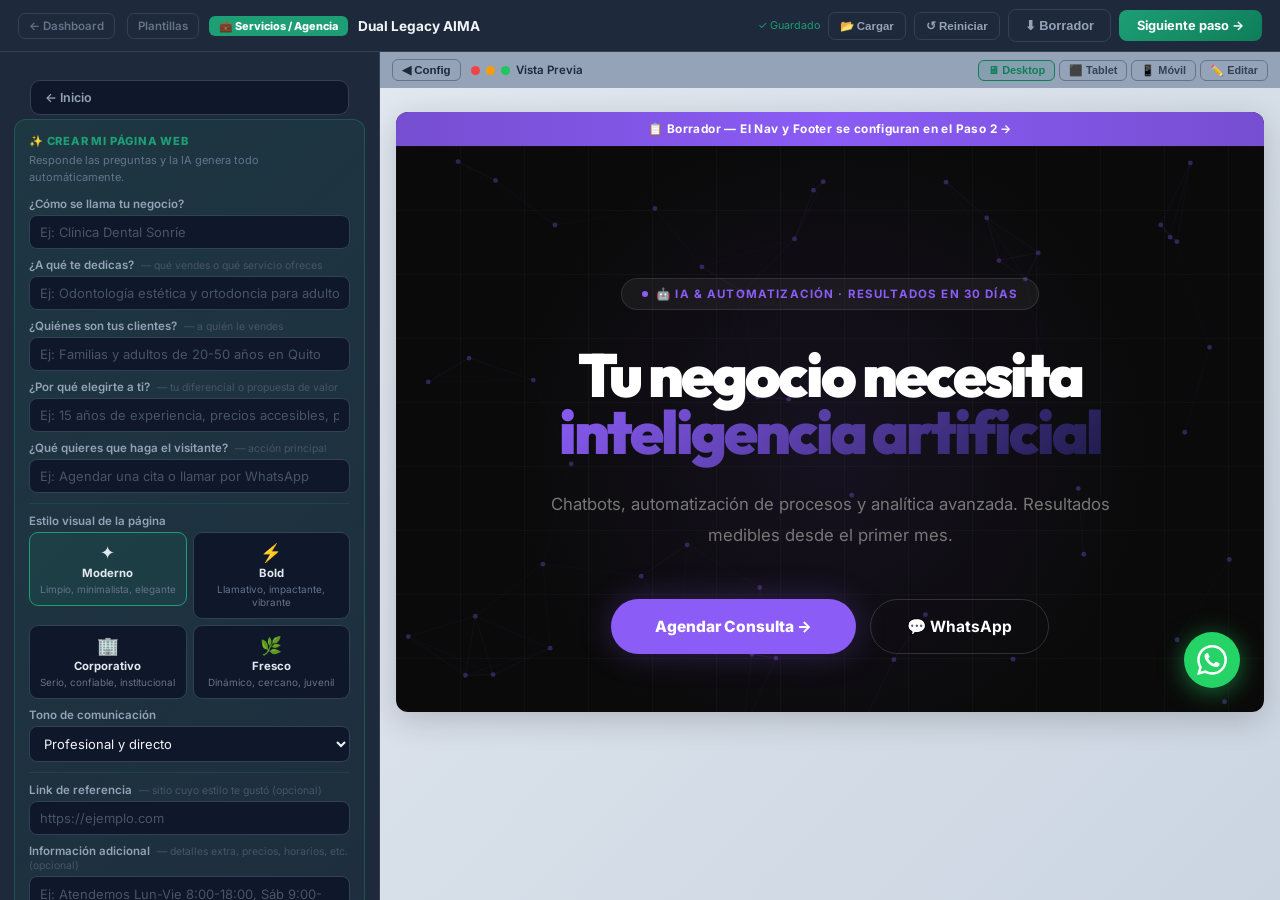
<file: web-constructor/constructor.html>
<!DOCTYPE html>
<html lang="es">
<head>
<meta charset="UTF-8">
<meta name="viewport" content="width=device-width,initial-scale=1">
<meta http-equiv="Cache-Control" content="no-cache, no-store, must-revalidate">
<meta http-equiv="Pragma" content="no-cache">
<meta http-equiv="Expires" content="0">
<title>Constructor Web — LandingAI Builder</title>
<link href="https://fonts.googleapis.com/css2?family=Inter:wght@400;500;600;700;800;900&display=swap" rel="stylesheet">
<style>
*,*::before,*::after{margin:0;padding:0;box-sizing:border-box}
body{font-family:'Inter',sans-serif;background:#0f172a;color:#e2e8f0;height:100vh;display:flex;flex-direction:column;overflow:hidden}

/* ── Header ── */
.hdr{background:#1e293b;padding:9px 18px;display:flex;align-items:center;justify-content:space-between;border-bottom:1px solid #334155;flex-shrink:0;gap:10px}
.hdr-left{display:flex;align-items:center;gap:10px;min-width:0}
.hdr-back{background:transparent;color:#64748b;border:1px solid #334155;border-radius:7px;padding:5px 10px;font-size:.72rem;font-weight:600;cursor:pointer;text-decoration:none;white-space:nowrap;transition:.15s}
.hdr-back:hover{color:#1D9E75;border-color:#1D9E75}
.hdr-type{background:#1D9E75;color:#fff;padding:3px 10px;border-radius:6px;font-size:.68rem;font-weight:800;white-space:nowrap}
.hdr-name{font-size:.85rem;font-weight:700;color:#f1f5f9;white-space:nowrap;overflow:hidden;text-overflow:ellipsis}
.hdr-right{display:flex;align-items:center;gap:8px;flex-shrink:0}
.save-ind{font-size:.67rem;color:#1D9E75;opacity:0;transition:opacity .3s;white-space:nowrap}
.btn-sm{background:transparent;color:#94a3b8;border:1px solid #334155;border-radius:7px;padding:6px 11px;font-size:.72rem;font-weight:600;cursor:pointer;transition:.15s;white-space:nowrap}
.btn-sm:hover{border-color:#1D9E75;color:#1D9E75}
.btn-dl{background:transparent;color:#94a3b8;border:1px solid #334155;border-radius:8px;padding:8px 16px;font-size:.8rem;font-weight:700;cursor:pointer;transition:.15s;white-space:nowrap}
.btn-dl:hover{border-color:#1D9E75;color:#1D9E75}
.btn-next{background:linear-gradient(135deg,#1D9E75,#0f7d5a);color:#fff;border:none;border-radius:8px;padding:8px 18px;font-size:.8rem;font-weight:700;cursor:pointer;transition:.15s;white-space:nowrap;text-decoration:none;display:inline-flex;align-items:center;gap:6px}
.btn-next:hover{background:linear-gradient(135deg,#0f7d5a,#065f46);transform:translateY(-1px)}

/* ── Layout ── */
.body{display:flex;flex:1;overflow:hidden;min-height:0}

/* ── Config Panel ── */
.cfg{background:#1e293b;border-right:1px solid #334155;overflow-y:auto;padding:14px;width:380px;flex-shrink:0;transition:width .25s ease,padding .25s ease,border .25s ease}
.cfg.collapsed{width:0;padding:0;border:none;overflow:hidden}
.sec{background:#0f172a;border-radius:10px;padding:13px;margin-bottom:10px}
.sec-ttl{font-size:.65rem;font-weight:700;text-transform:uppercase;letter-spacing:.8px;color:#64748b;margin-bottom:11px;display:flex;align-items:center;gap:5px}
.fl{margin-bottom:9px}
.fl label,.fl-label{display:block;font-size:.71rem;color:#94a3b8;margin-bottom:3px}
.fl input[type=text],.fl input[type=number],.fl input[type=url],.fl input[type=tel],.fl input[type=email],.fl select,.fl textarea{width:100%;background:#1e293b;border:1px solid #334155;color:#f1f5f9;border-radius:7px;padding:7px 10px;font-size:.82rem;font-family:inherit;outline:none;resize:vertical}
.fl input:focus,.fl select:focus,.fl textarea:focus{border-color:#1D9E75}
.fl textarea{min-height:60px}
.grid2{display:grid;grid-template-columns:1fr 1fr;gap:8px}
.color-row{display:flex;align-items:center;gap:8px;margin-bottom:9px}
.color-row label{font-size:.71rem;color:#94a3b8;flex:1}
.color-row input[type=color]{width:40px;height:28px;border:2px solid #334155;background:none;cursor:pointer;padding:0;border-radius:5px}
.color-row .hex{width:76px;background:#1e293b;border:1px solid #334155;color:#f1f5f9;border-radius:6px;padding:5px 7px;font-size:.75rem;font-family:monospace;outline:none}
.color-row .hex:focus{border-color:#1D9E75}

/* Item cards (servicios, proceso, testimonios) */
.item-card{background:#1e293b;border:1px solid #334155;border-radius:9px;padding:11px;margin-bottom:8px}
.item-card-hdr{display:flex;align-items:center;justify-content:space-between;margin-bottom:8px}
.item-num{font-size:.65rem;font-weight:700;color:#1D9E75;background:rgba(29,158,117,.1);padding:2px 8px;border-radius:10px}
.item-del{background:none;border:none;color:#475569;cursor:pointer;font-size:.8rem;padding:2px 5px;transition:.15s}
.item-del:hover{color:#ef4444}
.add-btn{width:100%;background:rgba(29,158,117,.08);border:1px dashed #334155;color:#1D9E75;border-radius:8px;padding:8px;font-size:.75rem;font-weight:600;cursor:pointer;transition:.15s;margin-top:4px}
.add-btn:hover{background:rgba(29,158,117,.15);border-color:#1D9E75}

/* ── AI Panel / Questionnaire ── */
.ai-panel{background:linear-gradient(135deg,rgba(29,158,117,.12),rgba(29,158,117,.04));border:1px solid rgba(29,158,117,.35);border-radius:12px;padding:14px;margin-bottom:12px}
.ai-panel-ttl{font-size:.7rem;font-weight:800;color:#1D9E75;text-transform:uppercase;letter-spacing:.8px;margin-bottom:4px;display:flex;align-items:center;gap:6px}
.ai-panel-sub{font-size:.69rem;color:#64748b;margin-bottom:12px;line-height:1.5}
.ai-q{margin-bottom:9px}
.ai-q-lbl{display:block;font-size:.72rem;font-weight:600;color:#94a3b8;margin-bottom:4px}
.ai-q-lbl span{font-size:.65rem;font-weight:400;color:#475569;margin-left:4px}
.ai-q input[type=text],.ai-q input[type=url],.ai-q textarea{width:100%;background:#0f172a;border:1px solid #334155;color:#f1f5f9;border-radius:8px;padding:8px 10px;font-size:.81rem;font-family:inherit;outline:none;box-sizing:border-box;transition:.15s}
.ai-q input[type=text]:focus,.ai-q input[type=url]:focus,.ai-q textarea:focus{border-color:#1D9E75}
.ai-q input::placeholder,.ai-q textarea::placeholder{color:#475569}
.ai-q textarea{resize:vertical;min-height:54px;line-height:1.5}
.ai-q select{width:100%;background:#0f172a;border:1px solid #334155;color:#f1f5f9;border-radius:8px;padding:8px 10px;font-size:.81rem;font-family:inherit;outline:none;box-sizing:border-box;transition:.15s;cursor:pointer}
.ai-q select:focus{border-color:#1D9E75}
.ai-style-grid{display:grid;grid-template-columns:1fr 1fr;gap:6px;margin-top:2px}
.ai-style-opt{position:relative}
.ai-style-opt input[type=radio]{position:absolute;opacity:0;width:0;height:0}
.ai-style-opt label{display:flex;flex-direction:column;align-items:center;gap:3px;background:#0f172a;border:1.5px solid #334155;border-radius:9px;padding:9px 6px;cursor:pointer;transition:.15s;text-align:center}
.ai-style-opt label:hover{border-color:#1D9E75}
.ai-style-opt input[type=radio]:checked + label{border-color:#1D9E75;background:rgba(29,158,117,.1)}
.ai-style-opt label .style-icon{font-size:1.1rem}
.ai-style-opt label .style-name{font-size:.71rem;font-weight:700;color:#e2e8f0}
.ai-style-opt label .style-desc{font-size:.62rem;color:#64748b;line-height:1.3}
.ai-divider{border:none;border-top:1px solid rgba(29,158,117,.15);margin:10px 0}
.ai-gen-btn{width:100%;margin-top:8px;background:linear-gradient(135deg,#1D9E75,#0f7d5a);color:#fff;border:none;border-radius:8px;padding:10px;font-size:.82rem;font-weight:700;cursor:pointer;font-family:inherit;transition:.15s;display:flex;align-items:center;justify-content:center;gap:7px}
.ai-gen-btn:hover:not(:disabled){background:linear-gradient(135deg,#0f7d5a,#065f46);transform:translateY(-1px)}
.ai-gen-btn:disabled{opacity:.6;cursor:not-allowed}
.ai-error{font-size:.74rem;color:#f87171;background:rgba(248,113,113,.08);border:1px solid rgba(248,113,113,.2);border-radius:7px;padding:8px 10px;margin-top:8px;display:none;line-height:1.5}
.ai-hint{font-size:.68rem;color:#475569;margin-top:8px;line-height:1.55}
@keyframes spin{to{transform:rotate(360deg)}}

/* URL Analysis loading overlay */
.url-overlay{position:fixed;inset:0;background:rgba(15,23,42,.92);z-index:9999;display:none;flex-direction:column;align-items:center;justify-content:center;gap:18px;backdrop-filter:blur(4px)}
.url-overlay.active{display:flex}
.url-overlay-spinner{width:48px;height:48px;border:4px solid #334155;border-top-color:#38bdf8;border-radius:50%;animation:spin 1s linear infinite}
.url-overlay-ttl{font-size:1.1rem;font-weight:800;color:#f1f5f9}
.url-overlay-sub{font-size:.85rem;color:#94a3b8;text-align:center;max-width:320px;line-height:1.6}
.url-overlay-url{font-size:.75rem;color:#38bdf8;background:rgba(56,189,248,.08);border:1px solid rgba(56,189,248,.2);border-radius:8px;padding:6px 14px;max-width:320px;overflow:hidden;text-overflow:ellipsis;white-space:nowrap}

/* Scrollbar */
.cfg::-webkit-scrollbar{width:5px}
.cfg::-webkit-scrollbar-track{background:#0f172a}
.cfg::-webkit-scrollbar-thumb{background:#334155;border-radius:4px}

/* ── Preview Panel ── */
.pv{display:flex;flex-direction:column;background:#cbd5e1;flex:1;min-width:0}
.pv-hdr{background:#94a3b8;padding:7px 12px;font-size:.72rem;color:#1e293b;font-weight:600;display:flex;align-items:center;gap:6px;flex-shrink:0}
.dot{width:9px;height:9px;border-radius:50%}
.pv-toggle{background:none;border:1px solid #64748b;color:#1e293b;border-radius:6px;padding:3px 9px;font-size:.72rem;font-weight:700;cursor:pointer;transition:.15s;margin-right:4px;flex-shrink:0}
.pv-toggle:hover{background:#64748b;color:#fff}
.pv-dev-btns{margin-left:auto;display:flex;gap:4px}
.pv-dev-btn{background:none;border:1px solid #64748b;color:#334155;border-radius:6px;padding:3px 9px;font-size:.68rem;font-weight:600;cursor:pointer;transition:.15s}
.pv-dev-btn.active{border-color:#0f7d5a;color:#0f7d5a;background:rgba(15,125,90,.1)}
.pv-dev-btn.edit-active{border-color:#6366f1;color:#6366f1;background:rgba(99,102,241,.12)}
.edit-mode-bar{background:linear-gradient(90deg,#6366f1,#8b5cf6);color:#fff;font-size:.72rem;font-weight:700;padding:6px 16px;text-align:center;letter-spacing:.3px;display:none;cursor:pointer}
.edit-mode-bar.show{display:block}
.pv-wrap{flex:1;display:flex;justify-content:center;align-items:flex-start;overflow:auto;background:linear-gradient(135deg,#e2e8f0,#cbd5e1);padding:24px 16px}
.pv-wrap iframe{width:100%;max-width:960px;min-height:600px;border:none;background:#fff;border-radius:12px;box-shadow:0 8px 32px rgba(0,0,0,.18)}
.pv-wrap.dev-tablet{padding:16px}.pv-wrap.dev-tablet iframe{max-width:768px;border-radius:10px}
.pv-wrap.dev-mobile{padding:16px}.pv-wrap.dev-mobile iframe{max-width:390px;border-radius:20px}
.anim-picker{display:flex;flex-wrap:wrap;gap:6px;margin-top:6px}
.ap-btn{background:#1e293b;border:1.5px solid #334155;color:#94a3b8;border-radius:8px;padding:5px 12px;font-size:.72rem;font-weight:600;cursor:pointer;transition:.15s;font-family:inherit;line-height:1.4}
.ap-btn:hover{border-color:var(--green);color:var(--green)}
.ap-btn.ap-active{background:rgba(29,158,117,.15);border-color:var(--green);color:var(--green);font-weight:700}

</style>
</head>
<body>

<!-- URL ANALYSIS LOADING OVERLAY -->
<div class="url-overlay" id="urlOverlay">
  <div class="url-overlay-spinner"></div>
  <div class="url-overlay-ttl">🔗 Analizando sitio web...</div>
  <div class="url-overlay-url" id="urlOverlayUrl"></div>
  <div class="url-overlay-sub">La IA está leyendo el contenido del sitio y preparando tu página. Esto puede tomar hasta 30 segundos.</div>
</div>

<!-- HEADER -->
<header class="hdr">
  <div class="hdr-left">
    <a class="hdr-back" href="../dashboard.html">← Dashboard</a>
    <a class="hdr-back" href="index.html" style="margin-left:2px">Plantillas</a>
    <span class="hdr-type" id="typeLabel">Web</span>
    <span class="hdr-name" id="pageTitle">Constructor</span>
  </div>
  <div class="hdr-right">
    <span class="save-ind" id="saveInd">✓ Guardado</span>
    <button class="btn-sm" onclick="loadLandingFile()" title="Cargar landing guardada para editar">📂 Cargar</button>
    <button class="btn-sm" onclick="resetState()">↺ Reiniciar</button>
    <button class="btn-dl" onclick="downloadPage()">⬇ Borrador</button>
    <a class="btn-next" id="btnNext" href="#">Siguiente paso →</a>
  </div>
</header>

<div class="body">
  <!-- CONFIG PANEL -->
  <aside class="cfg" id="cfg">

    <!-- BOTÓN INICIO -->
    <a href="../dashboard.html" style="display:flex;align-items:center;gap:6px;margin:14px 16px 4px;padding:9px 14px;background:#0f172a;border:1px solid #334155;border-radius:10px;color:#94a3b8;font-size:.78rem;font-weight:600;text-decoration:none;transition:.15s" onmouseover="this.style.borderColor='#1D9E75';this.style.color='#1D9E75'" onmouseout="this.style.borderColor='#334155';this.style.color='#94a3b8'">← Inicio</a>

    <!-- AI GENERATION PANEL -->
    <div class="ai-panel">
      <div class="ai-panel-ttl">✨ Crear mi página web</div>
      <div class="ai-panel-sub">Responde las preguntas y la IA genera todo automáticamente.</div>

      <div class="ai-q">
        <label class="ai-q-lbl">¿Cómo se llama tu negocio?</label>
        <input type="text" id="qNombre" placeholder="Ej: Clínica Dental Sonríe" oninput="syncQNombre()">
      </div>

      <div class="ai-q">
        <label class="ai-q-lbl">¿A qué te dedicas? <span>— qué vendes o qué servicio ofreces</span></label>
        <input type="text" id="qGiro" placeholder="Ej: Odontología estética y ortodoncia para adultos y niños">
      </div>

      <div class="ai-q">
        <label class="ai-q-lbl">¿Quiénes son tus clientes? <span>— a quién le vendes</span></label>
        <input type="text" id="qClientes" placeholder="Ej: Familias y adultos de 20-50 años en Quito">
      </div>

      <div class="ai-q">
        <label class="ai-q-lbl">¿Por qué elegirte a ti? <span>— tu diferencial o propuesta de valor</span></label>
        <input type="text" id="qDiferencial" placeholder="Ej: 15 años de experiencia, precios accesibles, pago en cuotas">
      </div>

      <div class="ai-q">
        <label class="ai-q-lbl">¿Qué quieres que haga el visitante? <span>— acción principal</span></label>
        <input type="text" id="qAccion" placeholder="Ej: Agendar una cita o llamar por WhatsApp">
      </div>

      <hr class="ai-divider">

      <div class="ai-q">
        <label class="ai-q-lbl">Estilo visual de la página</label>
        <div class="ai-style-grid">
          <div class="ai-style-opt">
            <input type="radio" name="qEstilo" id="esModerno" value="Moderno y minimalista" checked>
            <label for="esModerno"><span class="style-icon">✦</span><span class="style-name">Moderno</span><span class="style-desc">Limpio, minimalista, elegante</span></label>
          </div>
          <div class="ai-style-opt">
            <input type="radio" name="qEstilo" id="esBold" value="Bold y llamativo">
            <label for="esBold"><span class="style-icon">⚡</span><span class="style-name">Bold</span><span class="style-desc">Llamativo, impactante, vibrante</span></label>
          </div>
          <div class="ai-style-opt">
            <input type="radio" name="qEstilo" id="esCorporativo" value="Corporativo y profesional">
            <label for="esCorporativo"><span class="style-icon">🏢</span><span class="style-name">Corporativo</span><span class="style-desc">Serio, confiable, institucional</span></label>
          </div>
          <div class="ai-style-opt">
            <input type="radio" name="qEstilo" id="esFresco" value="Fresco y juvenil">
            <label for="esFresco"><span class="style-icon">🌿</span><span class="style-name">Fresco</span><span class="style-desc">Dinámico, cercano, juvenil</span></label>
          </div>
        </div>
      </div>

      <div class="ai-q">
        <label class="ai-q-lbl">Tono de comunicación</label>
        <select id="qTono">
          <option value="Profesional y directo">Profesional y directo</option>
          <option value="Amigable y cercano">Amigable y cercano</option>
          <option value="Formal y técnico">Formal y técnico</option>
          <option value="Dinámico y motivador">Dinámico y motivador</option>
          <option value="Exclusivo y premium">Exclusivo y premium</option>
        </select>
      </div>

      <hr class="ai-divider">

      <div class="ai-q">
        <label class="ai-q-lbl">Link de referencia <span>— sitio cuyo estilo te gustó (opcional)</span></label>
        <input type="url" id="aiUrlRef" placeholder="https://ejemplo.com">
      </div>

      <div class="ai-q">
        <label class="ai-q-lbl">Información adicional <span>— detalles extra, precios, horarios, etc. (opcional)</span></label>
        <textarea id="aiDesc" placeholder="Ej: Atendemos Lun-Vie 8:00-18:00, Sáb 9:00-13:00. Aceptamos tarjetas y transferencia."></textarea>
      </div>

      <div class="ai-error" id="aiError"></div>
      <button class="ai-gen-btn" id="aiBtn" onclick="generarDesdePanel()">✨ Generar mi página web</button>
      <div id="regenBar" style="display:none;gap:8px;margin-top:6px">
        <button class="ai-gen-btn" style="flex:1;background:rgba(29,158,117,.12);color:#1D9E75;border:1px solid rgba(29,158,117,.3)" onclick="generarDesdePanel()">↺ Regenerar</button>
        <button class="ai-gen-btn" style="flex:0 0 auto;padding:0 14px;background:rgba(100,116,139,.1);color:#94a3b8;border:1px solid rgba(100,116,139,.2);font-size:.78rem" onclick="limpiarAgente()">✏️ Nueva</button>
      </div>
      <div class="ai-hint">Mientras más información des, mejor resultado obtienes. La IA genera todo el contenido, diseño y estructura.</div>
    </div>

    <!-- NEGOCIO -->
    <div class="sec">
      <div class="sec-ttl">🏢 Tu Negocio</div>
      <div class="fl"><label>Nombre del negocio</label>
        <input type="text" id="bizName" oninput="syncTitle();render();save()">
      </div>
      <div class="fl"><label>Tagline / slogan</label>
        <input type="text" id="bizTagline" oninput="render();save()">
      </div>
      <div class="fl"><label>Descripción breve (2-3 líneas)</label>
        <textarea id="bizDesc" oninput="render();save()"></textarea>
      </div>
      <div class="fl"><label>Badge superior del formulario</label>
        <input type="text" id="bizBadge" oninput="render();save()">
      </div>
    </div>

    <!-- PLANTILLA -->
    <div class="sec">
      <div class="sec-ttl">🖼️ Plantilla Visual</div>
      <div class="fl">
        <label>Elige la estructura de la landing</label>
        <select id="layout" onchange="render();save()" style="font-size:.95rem;padding:10px 12px;border-radius:8px;border:2px solid var(--border);background:#fff;cursor:pointer;font-weight:600">
          <option value="classic">🏠 Classic — Hero fullscreen, cards grid</option>
          <option value="dark">🌑 Dark — Glassmorphism oscuro premium</option>
          <option value="split">⬛ Split — Hero partido 55/45</option>
          <option value="magazine">📰 Magazine — Editorial tipografía bold</option>
          <option value="minimal">🤍 Minimal — Luxury limpio, peso 300</option>
          <option value="vibrant">🎨 Vibrant — Gradientes y color intenso</option>
          <option value="corporate">🏢 Corporate — Enterprise formal oscuro</option>
        </select>
      </div>
    </div>

    <!-- DISEÑO -->
    <div class="sec">
      <div class="sec-ttl">🎨 Diseño</div>
      <div class="color-row">
        <label>Color primario</label>
        <input type="color" id="colorPrimary" oninput="syncHex('colorPrimary','hexPrimary');render();save()">
        <input type="text" class="hex" id="hexPrimary" maxlength="7" oninput="syncColor('hexPrimary','colorPrimary');render();save()">
      </div>
      <div class="color-row">
        <label>Color de fondo de página</label>
        <input type="color" id="colorBg" oninput="syncHex('colorBg','hexBg');render();save()">
        <input type="text" class="hex" id="hexBg" maxlength="7" oninput="syncColor('hexBg','colorBg');render();save()">
      </div>
      <div class="color-row">
        <label>Color del hero</label>
        <input type="color" id="colorHero" oninput="syncHex('colorHero','hexHero');render();save()">
        <input type="text" class="hex" id="hexHero" maxlength="7" oninput="syncColor('hexHero','colorHero');render();save()">
      </div>
    </div>

    <!-- HERO -->
    <div class="sec">
      <div class="sec-ttl">🚀 Sección Hero</div>
      <div class="fl"><label>Título principal (H1)</label>
        <input type="text" id="heroTitle" oninput="render();save()">
      </div>
      <div class="fl"><label>Subtítulo</label>
        <input type="text" id="heroSub" oninput="render();save()">
      </div>
      <div class="fl"><label>Texto del botón CTA</label>
        <input type="text" id="heroCta" oninput="render();save()">
      </div>
      <div class="fl"><label>URL imagen de fondo (opcional)</label>
        <input type="url" id="heroImg" placeholder="https://..." oninput="render();save()">
      </div>
      <div class="fl"><label>Tipo de fondo del hero</label>
        <select id="heroType" onchange="render();save()">
          <option value="color">Color sólido</option>
          <option value="img">Solo imagen</option>
          <option value="overlay">Imagen + overlay de marca</option>
          <option value="3d">Imagen + efecto 3D ✨</option>
        </select>
      </div>
      <div class="fl"><label>Estilo de animaciones</label>
        <select id="animStyle" onchange="render();save()">
          <option value="slide">Slide — deslizamiento lateral</option>
          <option value="reveal">Reveal — cortina cinematográfica</option>
          <option value="float">Float — flotación suave con blur</option>
          <option value="flip">Flip — giro 3D en perspectiva</option>
        </select>
      </div>
      <div class="fl" style="margin-top:2px"><label>Animación del hero</label>
        <div class="anim-picker" id="animPicker">
          <button class="ap-btn ap-active" data-val="auto"    onclick="setHeroAnim('auto')">⚡ Auto</button>
          <button class="ap-btn"           data-val="neural"  onclick="setHeroAnim('neural')">🕸 Red neuronal</button>
          <button class="ap-btn"           data-val="bubbles" onclick="setHeroAnim('bubbles')">🫧 Burbujas</button>
          <button class="ap-btn"           data-val="waves"   onclick="setHeroAnim('waves')">🌊 Ondas</button>
          <button class="ap-btn"           data-val="geo"     onclick="setHeroAnim('geo')">◻ Líneas geo</button>
          <button class="ap-btn"           data-val="speed"   onclick="setHeroAnim('speed')">💨 Velocidad</button>
          <button class="ap-btn"           data-val="shapes"  onclick="setHeroAnim('shapes')">✦ Formas</button>
          <button class="ap-btn"           data-val="none"    onclick="setHeroAnim('none')">✕ Ninguna</button>
        </div>
      </div>
    </div>

    <!-- SERVICIOS -->
    <div class="sec">
      <div class="sec-ttl" id="servTtl">📦 Servicios / Productos</div>
      <div id="servList"></div>
      <button class="add-btn" onclick="addServ()">+ Agregar item</button>
    </div>

    <!-- PROCESO -->
    <div class="sec">
      <div class="sec-ttl">⚙️ Proceso / Pasos</div>
      <div id="pasosList"></div>
    </div>

    <!-- TESTIMONIOS -->
    <div class="sec">
      <div class="sec-ttl">⭐ Testimonios</div>
      <div id="testiList"></div>
      <button class="add-btn" onclick="addTesti()">+ Agregar testimonio</button>
    </div>

    <!-- CONTACTO -->
    <div class="sec">
      <div class="sec-ttl">📞 Contacto</div>
      <div class="fl"><label>Teléfono</label>
        <input type="tel" id="ctPhone" oninput="render();save()">
      </div>
      <div class="fl"><label>WhatsApp (número con código de país)</label>
        <input type="tel" id="ctWa" placeholder="593987654321" oninput="render();save()">
      </div>
      <div class="fl"><label>Email</label>
        <input type="email" id="ctEmail" oninput="render();save()">
      </div>
      <div class="fl"><label>Dirección</label>
        <input type="text" id="ctAddr" oninput="render();save()">
      </div>
      <div class="fl"><label>Horario de atención</label>
        <input type="text" id="ctHorario" placeholder="Lun-Vie 8:00-18:00" oninput="render();save()">
      </div>
      <div class="fl"><label>Link del botón CTA principal</label>
        <input type="text" id="ctaLink" placeholder="#contacto  o  https://wa.me/593..." oninput="render();save()">
      </div>
    </div>

    <!-- FORMULARIO -->
    <div class="sec">
      <div class="sec-ttl">📋 Formulario de Contacto</div>
      <div class="fl"><label>Título del formulario</label>
        <input type="text" id="formTitle" oninput="render();save()">
      </div>
      <div class="fl"><label>Texto del botón de envío</label>
        <input type="text" id="formBtn" oninput="render();save()">
      </div>
      <div class="fl"><label>Mensaje de éxito tras envío</label>
        <input type="text" id="formSuccess" oninput="render();save()">
      </div>
      <div class="fl"><label>Destino del formulario</label>
        <select id="formDest" onchange="toggleFormDest();render();save()">
          <option value="none">Solo mostrar mensaje de éxito</option>
          <option value="whatsapp">Enviar a WhatsApp</option>
          <option value="email">Enviar a Email</option>
          <option value="webhook">Enviar a URL / Webhook</option>
        </select>
      </div>
      <div class="fl" id="formDestRow" style="display:none"><label id="formDestLbl">Número de WhatsApp (593...)</label>
        <input type="text" id="formDestVal" placeholder="593987654321" oninput="render();save()">
      </div>
    </div>

  </aside>

  <!-- PREVIEW PANEL -->
  <main class="pv">
    <div class="pv-hdr">
      <button class="pv-toggle" id="cfgToggle" onclick="toggleCfg()">◀ Config</button>
      <div class="dot" style="background:#ef4444"></div>
      <div class="dot" style="background:#f59e0b"></div>
      <div class="dot" style="background:#22c55e"></div>
      <span>Vista Previa</span>
      <div class="pv-dev-btns">
        <button class="pv-dev-btn active" id="dev-desktop" onclick="setDevice('desktop')">🖥 Desktop</button>
        <button class="pv-dev-btn" id="dev-tablet" onclick="setDevice('tablet')">⬛ Tablet</button>
        <button class="pv-dev-btn" id="dev-mobile" onclick="setDevice('mobile')">📱 Móvil</button>
        <button class="pv-dev-btn" id="editModeBtn" onclick="toggleEditMode()" title="Edición inline — click cualquier texto en el preview">✏️ Editar</button>
      </div>
    </div>
    <div class="edit-mode-bar" id="editModeBar" onclick="toggleEditMode()">✏️ Modo edición activo — Click en cualquier texto del preview para editarlo · Click aquí para salir</div>
    <div class="pv-wrap" id="pvWrap">
      <iframe id="pf"></iframe>
    </div>
  </main>
</div>

<script>
// ═══════════════════════════════════════════════
// TIPO DE PLANTILLA
// ═══════════════════════════════════════════════
const TYPE = new URLSearchParams(location.search).get('t') || 'servicio';
const TYPE_META = {
  viajes:      {label:'Agencia de Viajes', icon:'✈️', servTtl:'🗺️ Destinos / Paquetes'},
  medico:      {label:'Médico / Clínica',  icon:'🏥', servTtl:'🩺 Especialidades / Servicios'},
  abogado:     {label:'Abogado / Bufete',  icon:'⚖️', servTtl:'📜 Áreas Legales'},
  inmobiliaria:{label:'Inmobiliaria',      icon:'🏠', servTtl:'🏗️ Tipos de Propiedad'},
  automotriz:  {label:'Automotriz / Taller',icon:'🚗',servTtl:'🔧 Servicios / Catálogo'},
  producto:    {label:'Productos / Tienda', icon:'🛍️', servTtl:'📦 Productos / Packs'},
  servicio:    {label:'Servicios / Agencia',icon:'💼', servTtl:'⚡ Servicios'},
};
const meta = TYPE_META[TYPE] || TYPE_META.servicio;
document.getElementById('typeLabel').textContent = meta.icon + ' ' + meta.label;
document.getElementById('btnNext').href = 'finalize.html?t=' + TYPE;
document.getElementById('servTtl').textContent = meta.servTtl;

// ═══════════════════════════════════════════════
// DEFAULTS POR TIPO
// ═══════════════════════════════════════════════
const DEFAULTS = {
  viajes: {
    bizName:'TravelEcuador', bizTagline:'Explora el mundo con nosotros',
    bizDesc:'Agencia de viajes especializada en destinos nacionales e internacionales. Más de 10 años conectando viajeros con experiencias únicas.',
    bizBadge:'✈️ Tours todo incluido · Grupos y viajes privados',
    colorPrimary:'#0ea5e9', colorBg:'#f0f9ff', colorHero:'#0369a1',
    heroTitle:'Descubre destinos que cambiarán tu vida', heroSub:'Tours a Galápagos, Andes, Amazonas y más. Paquetes desde $199 con todo incluido.',
    heroCta:'Ver Destinos', heroImg:'',
    servs:[
      {icon:'🏝️', title:'Galápagos', desc:'Tours exclusivos a las Islas Galápagos. Flora y fauna únicos del mundo.'},
      {icon:'🏔️', title:'Sierra Ecuatoriana', desc:'Volcanes, mercados indígenas y paisajes andinos inolvidables.'},
      {icon:'🌿', title:'Amazonas', desc:'Expediciones a la selva amazónica con guías especializados.'},
      {icon:'🏖️', title:'Costa & Playas', desc:'Balnearios, surf y gastronomía costera en un solo paquete.'},
    ],
    pasos:[
      {title:'Elige tu destino', desc:'Navega nuestro catálogo y encuentra el viaje perfecto para ti.'},
      {title:'Cotiza sin compromiso', desc:'Te enviamos una propuesta personalizada en menos de 24h.'},
      {title:'Reserva y confirma', desc:'Paga con total seguridad y recibe todos los detalles del viaje.'},
      {title:'¡Disfruta!', desc:'Nosotros nos encargamos de todo para que solo te preocupes de vivir.'},
    ],
    testis:[
      {name:'María González', cargo:'Quito', text:'Increíble experiencia en Galápagos. El equipo organizó todo perfectamente, no tuve que preocuparme de nada.'},
      {name:'Carlos Rodríguez', cargo:'Guayaquil', text:'Ya es la tercera vez que viajo con ellos. Siempre superan mis expectativas en precio y servicio.'},
      {name:'Ana Morales', cargo:'Cuenca', text:'El tour al Amazonas fue maravilloso. Los guías saben mucho y el alojamiento fue excelente.'},
    ],
    ctPhone:'+593 2 234-5678', ctWa:'593987654321', ctEmail:'info@travelecuador.com',
    ctAddr:'Av. Amazonas N23-45, Quito', ctHorario:'Lun-Vie 9:00-18:00 · Sáb 10:00-14:00',
    ctaLink:'', formDest:'none', formDestVal:'',
    formTitle:'Cotiza tu viaje ahora', formBtn:'Solicitar Cotización Gratis', formSuccess:'¡Gracias! Te contactaremos en menos de 24 horas con tu cotización personalizada.',
  },
  medico: {
    bizName:'MediCenter', bizTagline:'Tu salud, nuestra prioridad',
    bizDesc:'Centro médico especializado con más de 15 especialidades. Atención personalizada, tecnología de punta y médicos certificados.',
    bizBadge:'🏥 Atención especializada · Turnos en línea · Urgencias 24/7',
    colorPrimary:'#10b981', colorBg:'#f0fdf4', colorHero:'#047857',
    heroTitle:'Cuida tu salud con los mejores especialistas', heroSub:'Más de 15 especialidades médicas. Turnos disponibles hoy. Sin largas esperas.',
    heroCta:'Agendar Cita', heroImg:'',
    servs:[
      {icon:'🫀', title:'Cardiología', desc:'Diagnóstico y tratamiento de enfermedades del corazón con tecnología avanzada.'},
      {icon:'🧠', title:'Neurología', desc:'Atención especializada en enfermedades del sistema nervioso.'},
      {icon:'🦴', title:'Traumatología', desc:'Cirugía y rehabilitación de lesiones musculoesqueléticas.'},
      {icon:'👁️', title:'Oftalmología', desc:'Revisión visual completa y cirugía refractiva con láser.'},
    ],
    pasos:[
      {title:'Agenda tu cita', desc:'Llámanos o agenda online en pocos minutos.'},
      {title:'Consulta especializada', desc:'Nuestros médicos te atienden con tiempo y dedicación.'},
      {title:'Diagnóstico preciso', desc:'Exámenes de laboratorio e imagen en el mismo lugar.'},
      {title:'Seguimiento continuo', desc:'Te acompañamos en todo tu proceso de recuperación.'},
    ],
    testis:[
      {name:'Sofía Vargas', cargo:'Paciente', text:'Excelente atención. El Dr. me explicó todo con claridad y el diagnóstico fue muy acertado. Totalmente recomendado.'},
      {name:'Roberto Almeida', cargo:'Paciente', text:'Las instalaciones son modernas y el personal muy amable. Conseguí turno al día siguiente sin problema.'},
      {name:'Lucía Peña', cargo:'Paciente', text:'Llevo 3 años siendo paciente aquí. La atención siempre es de primera y los precios son accesibles.'},
    ],
    ctPhone:'+593 2 345-6789', ctWa:'593981234567', ctEmail:'citas@medicenter.ec',
    ctAddr:'Av. 6 de Diciembre N45-12, Quito', ctHorario:'Lun-Vie 7:00-20:00 · Sáb 8:00-14:00',
    ctaLink:'', formDest:'none', formDestVal:'',
    formTitle:'Agenda tu cita médica', formBtn:'Agendar Cita Ahora', formSuccess:'¡Cita recibida! Te llamaremos en breve para confirmar el horario.',
  },
  abogado: {
    bizName:'Lex & Asociados', bizTagline:'Defendemos tus derechos con experiencia',
    bizDesc:'Estudio jurídico con más de 20 años de trayectoria. Especialistas en derecho civil, corporativo, penal y laboral.',
    bizBadge:'⚖️ Consulta inicial gratuita · 20 años de experiencia',
    colorPrimary:'#7c3aed', colorBg:'#faf5ff', colorHero:'#4c1d95',
    heroTitle:'Tu tranquilidad jurídica está en nuestras manos', heroSub:'Más de 500 casos resueltos exitosamente. Consulta gratuita sin compromiso.',
    heroCta:'Consulta Gratis', heroImg:'',
    servs:[
      {icon:'🏢', title:'Derecho Civil', desc:'Contratos, sucesiones, divorcios y todas las materias del derecho civil.'},
      {icon:'👔', title:'Derecho Corporativo', desc:'Constitución de empresas, fusiones, contratos comerciales y M&A.'},
      {icon:'🛡️', title:'Defensa Penal', desc:'Representación en juicios penales con estrategia y experiencia comprobada.'},
      {icon:'👷', title:'Derecho Laboral', desc:'Despidos, demandas laborales y asesoría a empresas en cumplimiento laboral.'},
    ],
    pasos:[
      {title:'Consulta inicial gratuita', desc:'Cuéntanos tu caso. Sin costo y sin compromiso.'},
      {title:'Análisis del caso', desc:'Estudiamos la situación jurídica y te damos un diagnóstico claro.'},
      {title:'Estrategia legal', desc:'Diseñamos la mejor estrategia para defender tus intereses.'},
      {title:'Resolución exitosa', desc:'Te representamos hasta obtener el mejor resultado posible.'},
    ],
    testis:[
      {name:'Empresa TechEcu', cargo:'Cliente corporativo', text:'Excelente asesoría en la constitución de nuestra empresa. Proceso ágil y sin complicaciones.'},
      {name:'Pedro Sánchez', cargo:'Cliente', text:'Me ayudaron a ganar un juicio laboral que parecía perdido. Totalmente profesionales.'},
      {name:'Constructora Andes', cargo:'Cliente', text:'Llevamos 5 años con ellos para todos nuestros contratos. Confianza total.'},
    ],
    ctPhone:'+593 2 456-7890', ctWa:'593995678901', ctEmail:'consultas@lexasociados.ec',
    ctAddr:'Av. República del Salvador N34-183, Quito', ctHorario:'Lun-Vie 9:00-18:00',
    ctaLink:'', formDest:'none', formDestVal:'',
    formTitle:'Solicita tu consulta gratuita', formBtn:'Enviar Consulta', formSuccess:'¡Consulta recibida! Un abogado te contactará en menos de 24 horas.',
  },
  inmobiliaria: {
    bizName:'Mayas Constructores', bizTagline:'Construimos el hogar de tus sueños',
    bizDesc:'Constructora con más de 15 años en el mercado ecuatoriano. Casas y departamentos de calidad con financiamiento directo.',
    bizBadge:'🏠 Proyectos nuevos · Financiamiento · Entrega inmediata',
    colorPrimary:'#d97706', colorBg:'#fffbeb', colorHero:'#92400e',
    heroTitle:'Encuentra la propiedad perfecta para tu familia', heroSub:'Casas y departamentos desde $65.000. Financiamiento hasta 20 años. Sin entrada.',
    heroCta:'Ver Propiedades', heroImg:'',
    servs:[
      {icon:'🏘️', title:'Casas', desc:'Proyectos habitacionales desde 90m² con todos los acabados incluidos.'},
      {icon:'🏢', title:'Departamentos', desc:'Departamentos modernos de 1, 2 y 3 dormitorios en sectores estratégicos.'},
      {icon:'🏬', title:'Locales Comerciales', desc:'Locales y oficinas en los mejores sectores comerciales de la ciudad.'},
      {icon:'🌳', title:'Terrenos', desc:'Lotes urbanizados con todos los servicios básicos disponibles.'},
    ],
    pasos:[
      {title:'Elige tu proyecto', desc:'Visita nuestros proyectos disponibles y encuentra el ideal para ti.'},
      {title:'Reserva con facilidad', desc:'Reserva tu inmueble con un mínimo de entrada asegurada.'},
      {title:'Aprobación de crédito', desc:'Te ayudamos con todo el proceso de financiamiento bancario.'},
      {title:'Entrega de llaves', desc:'Recibe tu nuevo hogar completamente terminado y equipado.'},
    ],
    testis:[
      {name:'Familia Torres', cargo:'Propietarios', text:'Compramos nuestra primera casa con Mayas. El proceso fue transparente y la calidad superó expectativas.'},
      {name:'Inversiones EC', cargo:'Cliente', text:'Compramos 3 departamentos como inversión. Excelente plusvalía y la constructora cumplió plazos.'},
      {name:'Juan y Rosa Mora', cargo:'Propietarios', text:'Llevamos 2 años en nuestra casa Mayas. Sin problemas de construcción y el barrio es tranquilo.'},
    ],
    ctPhone:'+593 2 567-8901', ctWa:'593987890123', ctEmail:'ventas@mayas.ec',
    ctAddr:'Av. Eloy Alfaro N56-78, Quito', ctHorario:'Lun-Sáb 9:00-18:00',
    ctaLink:'', formDest:'none', formDestVal:'',
    formTitle:'Agenda una visita a nuestros proyectos', formBtn:'Agendar Visita', formSuccess:'¡Listo! Un asesor te contactará para coordinar la visita.',
  },
  automotriz: {
    bizName:'ADAUTO Repuestos', bizTagline:'Calidad garantizada para tu vehículo',
    bizDesc:'Distribuidores de repuestos para vehículos livianos y pesados. Más de 10.000 referencias disponibles con garantía y entrega rápida.',
    bizBadge:'🔧 Repuestos originales · Garantía · Envío nacional',
    colorPrimary:'#ef4444', colorBg:'#fff5f5', colorHero:'#7f1d1d',
    heroTitle:'Repuestos de calidad para todos los vehículos', heroSub:'Más de 10.000 referencias. Marcas líderes. Entrega en 24 horas a todo el Ecuador.',
    heroCta:'Ver Catálogo', heroImg:'',
    servs:[
      {icon:'⚙️', title:'Motor y Transmisión', desc:'Piezas originales para motor, caja de cambios y sistemas de transmisión.'},
      {icon:'🛞', title:'Frenos y Suspensión', desc:'Pastillas, discos, amortiguadores y todo el sistema de frenos.'},
      {icon:'💡', title:'Sistema Eléctrico', desc:'Baterías, alternadores, sensores y componentes electrónicos.'},
      {icon:'🔩', title:'Carrocería y Accesorios', desc:'Espejos, luces, parachoque y accesorios de exterior e interior.'},
    ],
    pasos:[
      {title:'Identifica tu repuesto', desc:'Busca por marca, modelo, año o número de parte.'},
      {title:'Verifica compatibilidad', desc:'Nuestros asesores confirman que el repuesto es el correcto.'},
      {title:'Haz tu pedido', desc:'Paga en línea o contra entrega con total confianza.'},
      {title:'Recibe en 24h', desc:'Entrega a domicilio en toda la ciudad y envíos nacionales.'},
    ],
    testis:[
      {name:'Taller Mecánico Norte', cargo:'Cliente frecuente', text:'Llevamos 5 años comprando aquí. Siempre tienen el repuesto disponible y los precios son justos.'},
      {name:'Diego Castillo', cargo:'Particular', text:'Excelente atención. Me ayudaron a identificar el repuesto correcto y llegó en perfecto estado.'},
      {name:'Transportes Andes', cargo:'Flota corporativa', text:'Manejamos una flota de 20 camiones y ADAUTO es nuestro proveedor exclusivo. Nunca nos han fallado.'},
    ],
    ctPhone:'+593 2 678-9012', ctWa:'593989012345', ctEmail:'ventas@adauto.ec',
    ctAddr:'Av. Simón Bolívar Km 3.5, Quito', ctHorario:'Lun-Vie 8:00-18:00 · Sáb 8:00-13:00',
    ctaLink:'', formDest:'none', formDestVal:'',
    formTitle:'Cotiza tu repuesto ahora', formBtn:'Solicitar Cotización', formSuccess:'¡Cotización enviada! Te respondemos en menos de 2 horas.',
  },
  producto: {
    bizName:'TuProducto', bizTagline:'El producto que transforma tu vida',
    bizDesc:'Producto natural de alta calidad con resultados comprobados. Miles de clientes satisfechos en todo Ecuador.',
    bizBadge:'🚚 Pago al recibir · Envío gratis · Garantía 30 días',
    colorPrimary:'#1D9E75', colorBg:'#f0fdf4', colorHero:'#064e3b',
    heroTitle:'Transforma tu vida con nuestro producto', heroSub:'Resultados visibles en 30 días o te devolvemos tu dinero. Paga al recibir.',
    heroCta:'Pedir Ahora', heroImg:'',
    servs:[
      {icon:'📦', title:'Pack x1', desc:'Ideal para probar. 1 unidad con todos los beneficios incluidos.'},
      {icon:'📦', title:'Pack x2', desc:'El más popular. Ahorra $15 y multiplica tus resultados.'},
      {icon:'📦', title:'Pack x3', desc:'Máximo ahorro. Perfecto para toda la familia o regalar.'},
      {icon:'🎁', title:'Pack Especial', desc:'Incluye accesorios y guía de uso. Oferta por tiempo limitado.'},
    ],
    pasos:[
      {title:'Elige tu pack', desc:'Selecciona la cantidad que mejor se adapta a tus necesidades.'},
      {title:'Llena tus datos', desc:'Solo necesitas nombre, teléfono y dirección de entrega.'},
      {title:'Recibe en casa', desc:'Entregamos en 2-5 días hábiles en todo el Ecuador.'},
      {title:'Paga al recibir', desc:'Pagas solo cuando tienes el producto en tus manos.'},
    ],
    testis:[
      {name:'María P.', cargo:'Quito', text:'Lo pedí con desconfianza pero lo pagué al recibirlo. Llevo 2 meses usándolo y los resultados son increíbles.'},
      {name:'Jorge L.', cargo:'Guayaquil', text:'Me llegó rápido y en perfectas condiciones. Ya pedí el doble pack para mi esposa también.'},
      {name:'Carmen V.', cargo:'Cuenca', text:'Excelente producto. Al principio dudé pero la garantía me convenció. No me arrepiento.'},
    ],
    ctPhone:'+593 99 123-4567', ctWa:'593991234567', ctEmail:'pedidos@tuproducto.ec',
    ctAddr:'Ecuador — Envíos a todo el país', ctHorario:'Lun-Sáb 8:00-20:00',
    ctaLink:'', formDest:'none', formDestVal:'',
    formTitle:'Haz tu pedido ahora', formBtn:'Confirmar Pedido', formSuccess:'¡Pedido recibido! Te llamamos en las próximas horas para confirmar.',
  },
  servicio: {
    bizName:'Dual Legacy AIMA', bizTagline:'Automatiza tu negocio con Inteligencia Artificial',
    bizDesc:'Agencia especializada en IA y automatización para empresas. Convertimos procesos manuales en sistemas inteligentes que trabajan 24/7.',
    bizBadge:'🤖 IA & Automatización · Resultados en 30 días',
    colorPrimary:'#8b5cf6', colorBg:'#faf5ff', colorHero:'#1e1b4b',
    heroTitle:'Tu negocio necesita inteligencia artificial', heroSub:'Chatbots, automatización de procesos y analítica avanzada. Resultados medibles desde el primer mes.',
    heroCta:'Agendar Consulta', heroImg:'',
    servs:[
      {icon:'🤖', title:'Chatbots con IA', desc:'Asistentes virtuales que atienden a tus clientes 24/7 en WhatsApp, web y redes sociales.'},
      {icon:'⚡', title:'Automatización de Procesos', desc:'Eliminamos tareas repetitivas con workflows inteligentes que ahorran horas de trabajo.'},
      {icon:'📊', title:'Analítica e Inteligencia', desc:'Dashboards y reportes automáticos para tomar decisiones basadas en datos reales.'},
      {icon:'🔗', title:'Integraciones', desc:'Conectamos todas tus herramientas: CRM, ERP, WhatsApp, redes sociales y más.'},
    ],
    pasos:[
      {title:'Diagnóstico gratuito', desc:'Analizamos tus procesos actuales e identificamos oportunidades de automatización.'},
      {title:'Propuesta personalizada', desc:'Diseñamos una solución a medida con ROI estimado y cronograma claro.'},
      {title:'Implementación ágil', desc:'Desarrollamos e implementamos en sprints de 2 semanas con entregables concretos.'},
      {title:'Soporte continuo', desc:'Te acompañamos con soporte prioritario y mejoras continuas del sistema.'},
    ],
    testis:[
      {name:'Empresa Logística XYZ', cargo:'CEO', text:'Automatizamos el 80% de nuestras comunicaciones con clientes. Ahorramos 40 horas semanales de trabajo manual.'},
      {name:'Clínica MediSalud', cargo:'Directora', text:'El chatbot agenda el 60% de las citas automáticamente. Nuestro equipo ahora se enfoca en atención al paciente.'},
      {name:'E-commerce Fashion', cargo:'Fundador', text:'Las automatizaciones de post-venta aumentaron nuestra tasa de recompra en un 35%. Increíble ROI.'},
    ],
    ctPhone:'+593 2 123-4567', ctWa:'593981234567', ctEmail:'hola@duallegacy.ai',
    ctAddr:'Quito, Ecuador · Atención virtual y presencial', ctHorario:'Lun-Vie 9:00-18:00',
    ctaLink:'', formDest:'none', formDestVal:'',
    formTitle:'Agenda tu consulta gratuita', formBtn:'Agendar Consulta Gratis', formSuccess:'¡Consulta agendada! Te contactaremos en menos de 24 horas para coordinar.',
  },
};

// ═══════════════════════════════════════════════
// ESTADO
// ═══════════════════════════════════════════════
let state = {};
const SK = 'wc-' + TYPE;
let _saveTimer = null;

function save(){
  clearTimeout(_saveTimer);
  _saveTimer = setTimeout(()=>{
    collectState();
    localStorage.setItem(SK, JSON.stringify(state));
    const ind = document.getElementById('saveInd');
    ind.style.opacity = '1';
    setTimeout(()=> ind.style.opacity='0', 1500);
  }, 400);
}

function collectState(){
  const g = id => document.getElementById(id)?.value || '';
  state = {
    bizName:g('bizName'), bizTagline:g('bizTagline'), bizDesc:g('bizDesc'), bizBadge:g('bizBadge'),
    colorPrimary:g('colorPrimary'), colorBg:g('colorBg'), colorHero:g('colorHero'),
    heroTitle:g('heroTitle'), heroSub:g('heroSub'), heroCta:g('heroCta'), heroImg:g('heroImg'), heroType:g('heroType')||'overlay', animStyle:g('animStyle')||'slide', layout:g('layout')||'classic',
    heroAnimType: document.querySelector('.ap-btn.ap-active')?.dataset.val || 'auto',
    servs: collectItems('serv'),
    pasos: collectPasos(),
    testis: collectItems('testi'),
    ctPhone:g('ctPhone'), ctWa:g('ctWa'), ctEmail:g('ctEmail'),
    ctAddr:g('ctAddr'), ctHorario:g('ctHorario'),
    ctaLink:g('ctaLink'), formDest:g('formDest'), formDestVal:g('formDestVal'),
    formTitle:g('formTitle'), formBtn:g('formBtn'), formSuccess:g('formSuccess'),
  };
}


function setHeroAnim(val){
  document.querySelectorAll('#animPicker .ap-btn').forEach(b=>b.classList.toggle('ap-active',b.dataset.val===val));
  render(); save();
}

function collectItems(prefix){
  const items = [];
  document.querySelectorAll(`.${prefix}-item`).forEach(el=>{
    items.push({
      icon:  el.querySelector('.f-icon')?.value  || '',
      title: el.querySelector('.f-title')?.value || '',
      desc:  el.querySelector('.f-desc')?.value  || '',
    });
  });
  return items;
}

function collectPasos(){
  const items = [];
  document.querySelectorAll('.paso-item').forEach((el,i)=>{
    items.push({
      title: el.querySelector('.f-title')?.value || '',
      desc:  el.querySelector('.f-desc')?.value  || '',
    });
  });
  return items;
}

function applyState(s){
  const set = (id,v) => { const el=document.getElementById(id); if(el&&v!==undefined) el.value=v; };
  set('bizName',s.bizName); set('bizTagline',s.bizTagline);
  set('bizDesc',s.bizDesc); set('bizBadge',s.bizBadge);
  set('colorPrimary',s.colorPrimary); set('hexPrimary',s.colorPrimary);
  set('colorBg',s.colorBg);           set('hexBg',s.colorBg);
  set('colorHero',s.colorHero);       set('hexHero',s.colorHero);
  set('heroTitle',s.heroTitle); set('heroSub',s.heroSub);
  set('heroCta',s.heroCta);    set('heroImg',s.heroImg);  set('heroType',s.heroType||'overlay');  set('animStyle',s.animStyle||'slide');  set('layout',s.layout||'classic');
  setHeroAnim(s.heroAnimType||'auto');
  set('ctPhone',s.ctPhone); set('ctWa',s.ctWa); set('ctEmail',s.ctEmail);
  set('ctAddr',s.ctAddr);   set('ctHorario',s.ctHorario);
  set('ctaLink',s.ctaLink); set('formDest',s.formDest); set('formDestVal',s.formDestVal);
  set('formTitle',s.formTitle); set('formBtn',s.formBtn); set('formSuccess',s.formSuccess);
  toggleFormDest();
  renderServs(s.servs||[]); renderPasos(s.pasos||[]); renderTestis(s.testis||[]);
  syncTitle();
}

function resetState(){
  if(!confirm('¿Reiniciar con los valores por defecto de esta plantilla?')) return;
  localStorage.removeItem(SK);
  init();
}

// ═══════════════════════════════════════════════
// RENDER ITEMS DINÁMICOS
// ═══════════════════════════════════════════════
function esc(s){ return String(s||'').replace(/&/g,'&amp;').replace(/"/g,'&quot;').replace(/</g,'&lt;'); }

function renderServs(items){
  document.getElementById('servList').innerHTML = items.map((s,i)=>`
    <div class="item-card serv-item">
      <div class="item-card-hdr">
        <span class="item-num">Item ${i+1}</span>
        <button class="item-del" onclick="delServ(${i})">✕</button>
      </div>
      <div class="fl"><div class="fl-label">Ícono (emoji)</div>
        <input type="text" class="f-icon" value="${esc(s.icon)}" placeholder="🏝️" oninput="render();save()">
      </div>
      <div class="fl"><div class="fl-label">Título</div>
        <input type="text" class="f-title" value="${esc(s.title)}" oninput="render();save()">
      </div>
      <div class="fl"><div class="fl-label">Descripción</div>
        <textarea class="f-desc" oninput="render();save()">${esc(s.desc)}</textarea>
      </div>
    </div>`).join('');
}

function renderPasos(items){
  document.getElementById('pasosList').innerHTML = items.map((p,i)=>`
    <div class="item-card paso-item">
      <div class="item-card-hdr">
        <span class="item-num">Paso ${i+1}</span>
      </div>
      <div class="fl"><div class="fl-label">Título del paso</div>
        <input type="text" class="f-title" value="${esc(p.title)}" oninput="render();save()">
      </div>
      <div class="fl"><div class="fl-label">Descripción</div>
        <textarea class="f-desc" oninput="render();save()">${esc(p.desc)}</textarea>
      </div>
    </div>`).join('');
}

function renderTestis(items){
  document.getElementById('testiList').innerHTML = items.map((t,i)=>`
    <div class="item-card testi-item">
      <div class="item-card-hdr">
        <span class="item-num">Testimonio ${i+1}</span>
        <button class="item-del" onclick="delTesti(${i})">✕</button>
      </div>
      <div class="grid2">
        <div class="fl"><div class="fl-label">Nombre</div>
          <input type="text" class="f-title" value="${esc(t.name||t.title||'')}" oninput="render();save()">
        </div>
        <div class="fl"><div class="fl-label">Cargo / Ciudad</div>
          <input type="text" class="f-icon" value="${esc(t.cargo||t.icon||'')}" oninput="render();save()">
        </div>
      </div>
      <div class="fl"><div class="fl-label">Testimonio</div>
        <textarea class="f-desc" oninput="render();save()">${esc(t.text||t.desc||'')}</textarea>
      </div>
    </div>`).join('');
}

function addServ(){
  collectState();
  state.servs.push({icon:'⭐', title:'Nuevo servicio', desc:'Descripción del servicio.'});
  renderServs(state.servs); render(); save();
}
function delServ(i){
  collectState(); state.servs.splice(i,1); renderServs(state.servs); render(); save();
}
function addTesti(){
  collectState();
  state.testis.push({title:'Nuevo Cliente', icon:'Ciudad', desc:'Excelente servicio, totalmente recomendado.'});
  renderTestis(state.testis); render(); save();
}
function delTesti(i){
  collectState(); state.testis.splice(i,1); renderTestis(state.testis); render(); save();
}

// ═══════════════════════════════════════════════
// COLOR HELPERS
// ═══════════════════════════════════════════════
function syncHex(cId, hId){ document.getElementById(hId).value = document.getElementById(cId).value; }
function syncColor(hId, cId){
  const v = document.getElementById(hId).value;
  if(/^#[0-9A-Fa-f]{6}$/.test(v)) document.getElementById(cId).value = v;
}
function hexAlpha(hex, a){
  const r=parseInt(hex.slice(1,3),16),g=parseInt(hex.slice(3,5),16),b=parseInt(hex.slice(5,7),16);
  return `rgba(${r},${g},${b},${a})`;
}
function darken(hex, p){
  let r=parseInt(hex.slice(1,3),16),g=parseInt(hex.slice(3,5),16),b=parseInt(hex.slice(5,7),16);
  r=Math.max(0,Math.round(r*(1-p)));g=Math.max(0,Math.round(g*(1-p)));b=Math.max(0,Math.round(b*(1-p)));
  return '#'+[r,g,b].map(x=>x.toString(16).padStart(2,'0')).join('');
}

function syncTitle(){
  const n = document.getElementById('bizName').value;
  document.getElementById('pageTitle').textContent = n || 'Constructor';
}

// ═══════════════════════════════════════════════
// GENERATE HTML
// ═══════════════════════════════════════════════
// ═══════════════════════════════════════════════
// HELPERS COMPARTIDOS
// ═══════════════════════════════════════════════
function _animCSS(style){
  if(style==='reveal') return `[data-r]{opacity:0;clip-path:polygon(0 100%,100% 100%,100% 100%,0 100%);transition:opacity .5s ease,clip-path .8s cubic-bezier(.77,0,.18,1);transition-delay:var(--delay,0s)}[data-r].v{opacity:1;clip-path:polygon(0 0,100% 0,100% 100%,0 100%)}[data-rl]{opacity:0;clip-path:polygon(0 0,0 0,0 100%,0 100%);transition:opacity .5s ease,clip-path .85s cubic-bezier(.77,0,.18,1);transition-delay:var(--delay,0s)}[data-rl].v{opacity:1;clip-path:polygon(0 0,100% 0,100% 100%,0 100%)}[data-rr]{opacity:0;clip-path:polygon(100% 0,100% 0,100% 100%,100% 100%);transition:opacity .5s ease,clip-path .85s cubic-bezier(.77,0,.18,1);transition-delay:var(--delay,0s)}[data-rr].v{opacity:1;clip-path:polygon(0 0,100% 0,100% 100%,0 100%)}[data-rs]{opacity:0;clip-path:polygon(5% 5%,95% 5%,95% 95%,5% 95%);transition:opacity .6s ease,clip-path .8s cubic-bezier(.77,0,.18,1);transition-delay:var(--delay,0s)}[data-rs].v{opacity:1;clip-path:polygon(0 0,100% 0,100% 100%,0 100%)}`;
  if(style==='float') return `[data-r]{opacity:0;transform:translateY(60px);filter:blur(6px);transition:opacity .9s ease,transform .9s ease,filter .9s ease;transition-delay:var(--delay,0s)}[data-r].v{opacity:1;transform:none;filter:none}[data-rl]{opacity:0;transform:translateX(-60px) translateY(20px);filter:blur(5px);transition:opacity .9s ease,transform .9s ease,filter .9s ease;transition-delay:var(--delay,0s)}[data-rl].v{opacity:1;transform:none;filter:none}[data-rr]{opacity:0;transform:translateX(60px) translateY(20px);filter:blur(5px);transition:opacity .9s ease,transform .9s ease,filter .9s ease;transition-delay:var(--delay,0s)}[data-rr].v{opacity:1;transform:none;filter:none}[data-rs]{opacity:0;transform:scale(.85);filter:blur(8px);transition:opacity .8s ease,transform .8s ease,filter .8s ease;transition-delay:var(--delay,0s)}[data-rs].v{opacity:1;transform:none;filter:none}`;
  if(style==='flip') return `[data-r]{opacity:0;transform:translateY(50px) scale(.93);transition:opacity .6s ease,transform .7s cubic-bezier(.34,1.56,.64,1);transition-delay:var(--delay,0s)}[data-r].v{opacity:1;transform:none}[data-rl]{opacity:0;transform:rotateY(-30deg) translateX(-30px);transform-origin:left center;transition:opacity .6s ease,transform .7s cubic-bezier(.34,1.4,.64,1);transition-delay:var(--delay,0s)}[data-rl].v{opacity:1;transform:none}[data-rr]{opacity:0;transform:rotateY(30deg) translateX(30px);transform-origin:right center;transition:opacity .6s ease,transform .7s cubic-bezier(.34,1.4,.64,1);transition-delay:var(--delay,0s)}[data-rr].v{opacity:1;transform:none}[data-rs]{opacity:0;transform:scale(.8) rotateX(8deg);transform-origin:bottom center;transition:opacity .6s ease,transform .7s cubic-bezier(.34,1.56,.64,1);transition-delay:var(--delay,0s)}[data-rs].v{opacity:1;transform:none}`;
  return `[data-r]{opacity:0;transform:translateY(40px) scale(.97);transition:opacity .7s cubic-bezier(.4,0,.2,1),transform .7s cubic-bezier(.4,0,.2,1);transition-delay:var(--delay,0s)}[data-r].v{opacity:1;transform:none}[data-rl]{opacity:0;transform:translateX(-70px) skewX(3deg);transition:opacity .65s ease-out,transform .65s ease-out;transition-delay:var(--delay,0s)}[data-rl].v{opacity:1;transform:none}[data-rr]{opacity:0;transform:translateX(70px) skewX(-3deg);transition:opacity .65s ease-out,transform .65s ease-out;transition-delay:var(--delay,0s)}[data-rr].v{opacity:1;transform:none}[data-rs]{opacity:0;transform:scale(.88);transition:opacity .6s ease,transform .6s ease;transition-delay:var(--delay,0s)}[data-rs].v{opacity:1;transform:none}`;
}

function _statsItems(p,TYPE){
  const d={viajes:[{n:'500+',l:'Destinos'},{n:'2,400+',l:'Viajeros felices'},{n:'4.9★',l:'Calificación'},{n:'10+',l:'Años'}],medico:[{n:'1,200+',l:'Pacientes'},{n:'15+',l:'Especialidades'},{n:'98%',l:'Satisfacción'},{n:'24/7',l:'Urgencias'}],abogado:[{n:'500+',l:'Casos resueltos'},{n:'20+',l:'Años de exp.'},{n:'98%',l:'Tasa de éxito'},{n:'∞',l:'Confidencialidad'}],inmobiliaria:[{n:'300+',l:'Propiedades'},{n:'15+',l:'Años'},{n:'$50M+',l:'Transacciones'},{n:'4.8★',l:'Calificación'}],automotriz:[{n:'10K+',l:'Referencias'},{n:'5K+',l:'Clientes'},{n:'20+',l:'Marcas'},{n:'24h',l:'Entrega'}],producto:[{n:'50K+',l:'Pedidos'},{n:'4.9★',l:'Calificación'},{n:'30 días',l:'Garantía'},{n:'24h',l:'Entrega'}],servicio:[{n:'200+',l:'Proyectos'},{n:'50+',l:'Clientes'},{n:'100%',l:'Satisfacción'},{n:'5+',l:'Años'}]};
  return (d[TYPE]||d.servicio).map((st,i)=>`<div class="stat-item" data-rs style="--delay:${i*.07}s"><span class="stat-n">${st.n}</span><span class="stat-l">${st.l}</span></div>`).join('');
}

function _marqItems(TYPE){
  const d={viajes:['✈️ Vuelos confirmados','🏨 Hoteles 5★','🛡️ Seguro incluido','🗺️ Guías certificados','💳 Pago seguro','📞 Soporte 24/7'],medico:['✅ Médicos certificados','🔬 Equipos de última gen.','🏥 Clínica acreditada','💊 Farmacia interna','🚑 Urgencias 24/7','📋 Historia digital'],abogado:['⚖️ Colegio de abogados','🏛️ 20 años de trayectoria','✅ 1ª consulta gratis','🔒 Confidencialidad','📋 Contrato transparente','🏆 Casos exitosos'],inmobiliaria:['🏠 Propiedades verificadas','🔑 Entrega inmediata','💰 Financiamiento','📐 Planos garantizados','🛡️ Título de propiedad','⭐ Proyectos nuevos'],automotriz:['🔧 Repuestos originales','✅ Garantía de fábrica','🚗 Todas las marcas','🛡️ Envío asegurado','💳 Pago al recibir','📞 Asesoría técnica'],producto:['✅ Producto garantizado','🚀 Envío rápido','💳 Pago al recibir','↩️ Devolución fácil','⭐ Calidad premium','📦 Empaque especial'],servicio:['🤖 IA & Automatización','✅ Resultados garantizados','🔒 Contrato transparente','📊 Reportes mensuales','💬 Soporte dedicado','⭐ 100% satisfacción']};
  return (d[TYPE]||d.servicio).map(t=>`<span class="marq-item">${t}</span>`).join('');
}

function _sharedBottom(v){
  const {s,p,pd,bg,heroC,waLink}=v;
  const fD=s.formDest||'none', fV=(s.formDestVal||'').replace(/'/g,"\\'");
  return `
<section class="section" id="contacto">
  <div class="container">
    <div class="section-header" data-r>
      <span class="section-tag">📞 Contáctanos</span>
      <h2>Estamos aquí para ayudarte</h2>
    </div>
    <div class="contact-wrap">
      <div class="contact-info" data-rl>
        <h3>${s.bizName||''}</h3>
        ${s.ctPhone?`<div class="contact-item"><div class="ci-icon">📞</div><div class="ci-text"><strong>Teléfono</strong><span>${s.ctPhone}</span></div></div>`:''}
        ${s.ctEmail?`<div class="contact-item"><div class="ci-icon">✉️</div><div class="ci-text"><strong>Email</strong><span>${s.ctEmail}</span></div></div>`:''}
        ${s.ctAddr?`<div class="contact-item"><div class="ci-icon">📍</div><div class="ci-text"><strong>Dirección</strong><span>${s.ctAddr}</span></div></div>`:''}
        ${s.ctHorario?`<div class="contact-item"><div class="ci-icon">🕐</div><div class="ci-text"><strong>Horario</strong><span>${s.ctHorario}</span></div></div>`:''}
      </div>
      <div data-r style="--delay:.15s">
        <div class="form-card">
          <div class="form-title">${s.formTitle||'Contáctanos'}</div>
          <div class="form-sub">Te respondemos en menos de 24 horas.</div>
          <form id="cf" onsubmit="submitForm(event)">
            <div class="form-row">
              <div class="fg"><label>Nombre</label><input type="text" id="fn" required placeholder="Tu nombre"></div>
              <div class="fg"><label>Teléfono</label><input type="tel" id="ft" required placeholder="0987654321"></div>
              <div class="fg"><label>Email</label><input type="email" id="fe" required placeholder="tu@email.com"></div>
              <div class="fg"><label>Asunto</label><input type="text" id="fa" placeholder="¿En qué podemos ayudarte?"></div>
              <div class="fg full"><label>Mensaje</label><textarea id="fm" placeholder="Cuéntanos más..."></textarea></div>
            </div>
            <button type="submit" class="btn-submit">${s.formBtn||'Enviar Mensaje'} →</button>
          </form>
          <div class="form-ok" id="fok"><div class="ok-icon">✅</div><h4>¡Mensaje enviado!</h4><p>${s.formSuccess||'Te contactaremos pronto.'}</p></div>
        </div>
      </div>
    </div>
  </div>
</section>
<div class="wave-divider"><svg viewBox="0 0 1440 90" preserveAspectRatio="none" xmlns="http://www.w3.org/2000/svg"><path class="wv wv1" d="M0,45 C360,90 720,0 1080,45 C1260,67 1380,35 1440,45 L1440,90 L0,90 Z" fill="rgba(15,23,42,.35)"/><path class="wv wv2" d="M0,60 C240,20 480,80 720,60 C960,40 1200,80 1440,60 L1440,90 L0,90 Z" fill="rgba(15,23,42,.65)"/><path class="wv wv3" d="M0,72 C360,100 720,44 1080,72 C1260,86 1380,60 1440,72 L1440,90 L0,90 Z" fill="#0f172a"/></svg></div>
<footer class="site-footer">
  <div class="container">
    <div class="footer-inner">
      <div><div class="footer-logo">${s.bizName||'Mi Negocio'}</div><p class="footer-desc">${s.bizTagline||''}</p></div>
      <div class="footer-links"><a href="#servicios">Servicios</a><a href="#proceso">Proceso</a><a href="#testimonios">Testimonios</a><a href="#contacto">Contacto</a></div>
    </div>
    <div class="footer-bottom"><span>© ${new Date().getFullYear()} ${s.bizName||'Mi Negocio'}. Todos los derechos reservados.</span></div>
  </div>
</footer>
${s.ctWa?`<a href="${waLink}" target="_blank" class="wa-float" title="WhatsApp"><svg viewBox="0 0 24 24"><path d="M17.472 14.382c-.297-.149-1.758-.867-2.03-.967-.273-.099-.471-.148-.67.15-.197.297-.767.966-.94 1.164-.173.199-.347.223-.644.075-.297-.15-1.255-.463-2.39-1.475-.883-.788-1.48-1.761-1.653-2.059-.173-.297-.018-.458.13-.606.134-.133.298-.347.446-.52.149-.174.198-.298.298-.497.099-.198.05-.371-.025-.52-.075-.149-.669-1.612-.916-2.207-.242-.579-.487-.5-.669-.51-.173-.008-.371-.01-.57-.01-.198 0-.52.074-.792.372-.272.297-1.04 1.016-1.04 2.479 0 1.462 1.065 2.875 1.213 3.074.149.198 2.096 3.2 5.077 4.487.709.306 1.262.489 1.694.625.712.227 1.36.195 1.871.118.571-.085 1.758-.719 2.006-1.413.248-.694.248-1.289.173-1.413-.074-.124-.272-.198-.57-.347m-5.421 7.403h-.004a9.87 9.87 0 01-5.031-1.378l-.361-.214-3.741.982.998-3.648-.235-.374a9.86 9.86 0 01-1.51-5.26c.001-5.45 4.436-9.884 9.888-9.884 2.64 0 5.122 1.03 6.988 2.898a9.825 9.825 0 012.893 6.994c-.003 5.45-4.437 9.884-9.885 9.884m8.413-18.297A11.815 11.815 0 0012.05 0C5.495 0 .16 5.335.157 11.892c0 2.096.547 4.142 1.588 5.945L.057 24l6.305-1.654a11.882 11.882 0 005.683 1.448h.005c6.554 0 11.89-5.335 11.893-11.893a11.821 11.821 0 00-3.48-8.413z" fill="#fff"/></svg></a>`:''}
<script>
var _io=new IntersectionObserver(function(e){e.forEach(function(n){if(n.isIntersecting){n.target.classList.add('v');_io.unobserve(n.target);}});},{threshold:.1,rootMargin:'0px 0px -40px 0px'});
document.querySelectorAll('[data-r],[data-rl],[data-rr],[data-rs]').forEach(function(e){_io.observe(e);});
setTimeout(function(){document.querySelectorAll('[data-r],[data-rl],[data-rr],[data-rs]').forEach(function(e){e.classList.add('v');});},1400);
var _he=document.getElementById('hero'),_ht=_he&&_he.getAttribute('data-ht');
if(_he&&(_ht==='overlay'||_ht==='img'))window.addEventListener('scroll',function(){_he.style.backgroundPositionY=(window.scrollY*.38)+'px';},{passive:true});
function submitForm(e){
  e.preventDefault();
  var dest='${fD}',val='${fV}';
  if(dest==='whatsapp'&&val){var n=document.getElementById('fn').value,t=document.getElementById('ft').value,m=document.getElementById('fm').value;window.open('https://wa.me/'+val.replace(/\\D/g,'')+'?text='+encodeURIComponent('Nombre: '+n+'\\nTeléfono: '+t+'\\nMensaje: '+m),'_blank');}
  else if(dest==='email'&&val){var n=document.getElementById('fn').value,m=document.getElementById('fm').value;window.location.href='mailto:'+val+'?subject=Contacto+web&body='+encodeURIComponent('Nombre: '+n+'\\nMensaje: '+m);}
  else if(dest==='webhook'&&val){fetch(val,{method:'POST',headers:{'Content-Type':'application/json'},body:JSON.stringify({nombre:document.getElementById('fn').value,telefono:document.getElementById('ft').value,email:document.getElementById('fe').value,mensaje:document.getElementById('fm').value})}).catch(function(){});}
  document.getElementById('cf').style.display='none';
  document.getElementById('fok').style.display='block';
}
<\/script>`;
}

function _sharedBaseCss(p,pd,bg,heroC){
  return `@import url('https://fonts.googleapis.com/css2?family=Outfit:wght@300;400;600;700;800;900&family=Inter:wght@300;400;500;600;700&display=swap');
:root{--p:${p};--pd:${pd};--hero:${heroC};--bg:${bg};--r:18px;--tr:.4s cubic-bezier(.4,0,.2,1)}
*,*::before,*::after{margin:0;padding:0;box-sizing:border-box}
html{scroll-behavior:smooth}
body{font-family:'Inter',sans-serif;overflow-x:hidden}
h1,h2,h3,h4,h5{font-family:'Outfit',sans-serif}
a{color:var(--p);text-decoration:none}
img{max-width:100%;display:block;object-fit:cover}
.container{max-width:1140px;margin:0 auto;padding:0 clamp(16px,4vw,48px)}
.section{padding:clamp(64px,9vw,108px) 0}
.section-alt{background:#fff}
.section-header{text-align:center;margin-bottom:clamp(40px,6vw,64px)}
.section-tag{display:inline-block;background:color-mix(in srgb,var(--p) 12%,transparent);color:var(--p);padding:6px 18px;border-radius:50px;font-size:.74rem;font-weight:700;margin-bottom:14px;letter-spacing:.4px}
.section-header h2{font-size:clamp(1.7rem,3.5vw,2.5rem);font-weight:900;margin-bottom:14px;letter-spacing:-.02em;line-height:1.15}
.section-header p{font-size:.97rem;color:#6b7280;max-width:540px;margin:0 auto;line-height:1.75}
.draft-notice{background:linear-gradient(90deg,${pd},${p},${pd});color:#fff;padding:10px 20px;text-align:center;font-size:.74rem;font-weight:700;letter-spacing:.4px;position:sticky;top:0;z-index:100}
.marquee-wrap{background:linear-gradient(90deg,${heroC},${p},${heroC});padding:11px 0;overflow:hidden}
.marquee-track{display:inline-flex;animation:mq 30s linear infinite;white-space:nowrap}
.marq-item{display:inline-block;padding:3px 22px;font-size:.79rem;font-weight:700;color:rgba(255,255,255,.9);border-right:1px solid rgba(255,255,255,.2)}
@keyframes mq{from{transform:translateX(0)}to{transform:translateX(-50%)}}
.marquee-wrap:hover .marquee-track{animation-play-state:paused}
.stats-bar{background:#fff;padding:22px 0;box-shadow:0 4px 24px rgba(0,0,0,.07);position:relative;z-index:2}
.stats-inner{display:grid;grid-template-columns:repeat(4,1fr)}
.stat-item{text-align:center;padding:12px 8px;position:relative}
.stat-item:not(:last-child)::after{content:'';position:absolute;right:0;top:15%;height:70%;width:1px;background:#e2e8f0}
.stat-n{font-size:clamp(1.5rem,2.5vw,2.1rem);font-weight:900;color:var(--p);line-height:1;display:block;margin-bottom:5px}
.stat-l{font-size:.72rem;color:#64748b;font-weight:500}
.gallery-grid{display:grid;grid-template-columns:repeat(3,1fr);gap:16px}
.img-ph{border-radius:16px;background:color-mix(in srgb,var(--p) 8%,transparent);border:2px dashed color-mix(in srgb,var(--p) 22%,transparent);display:flex;flex-direction:column;align-items:center;justify-content:center;gap:10px;min-height:200px;transition:var(--tr)}
.img-ph:hover{border-color:var(--p)}
.img-ph-ico{font-size:2.2rem;opacity:.35}
.img-ph-txt{font-size:.8rem;font-weight:700;color:var(--p);opacity:.65}
.img-ph-sub{font-size:.69rem;color:#94a3b8;text-align:center;line-height:1.5;max-width:130px}
.btn-submit{width:100%;background:linear-gradient(135deg,var(--p),var(--pd));color:#fff;border:none;border-radius:50px;padding:16px;font-size:.97rem;font-weight:800;font-family:'Inter',sans-serif;cursor:pointer;transition:var(--tr);margin-top:4px}
.btn-submit:hover{transform:translateY(-2px);box-shadow:0 8px 24px color-mix(in srgb,var(--p) 40%,transparent)}
.contact-wrap{display:grid;grid-template-columns:1fr 1.3fr;gap:56px;align-items:start}
.contact-info h3{font-size:1.5rem;font-weight:900;color:#0f172a;margin-bottom:24px}
.contact-item{display:flex;align-items:flex-start;gap:16px;margin-bottom:20px}
.ci-icon{width:44px;height:44px;border-radius:12px;background:color-mix(in srgb,var(--p) 10%,transparent);color:var(--p);display:flex;align-items:center;justify-content:center;font-size:1.1rem;flex-shrink:0}
.ci-text strong{display:block;font-size:.85rem;font-weight:700;color:#0f172a;margin-bottom:2px}
.ci-text span{font-size:.85rem;color:#6b7280}
.form-card{background:#fff;border-radius:24px;padding:40px;box-shadow:0 8px 40px rgba(0,0,0,.09);border:1px solid #f1f5f9}
.form-title{font-size:1.25rem;font-weight:900;color:#0f172a;margin-bottom:6px}
.form-sub{font-size:.83rem;color:#9ca3af;margin-bottom:28px}
.form-row{display:grid;grid-template-columns:1fr 1fr;gap:14px}
.fg{margin-bottom:14px}
.fg label{display:block;font-size:.8rem;font-weight:600;color:#374151;margin-bottom:5px}
.fg input,.fg select,.fg textarea{width:100%;border:1.5px solid #e5e7eb;border-radius:12px;padding:12px 16px;font-size:.9rem;font-family:'Inter',sans-serif;color:#111827;outline:none;transition:var(--tr);background:#fff}
.fg input:focus,.fg select:focus,.fg textarea:focus{border-color:var(--p);box-shadow:0 0 0 3px color-mix(in srgb,var(--p) 10%,transparent)}
.fg input::placeholder,.fg textarea::placeholder{color:#9ca3af}
.fg textarea{resize:vertical;min-height:80px}
.fg.full{grid-column:1/-1}
.form-ok{display:none;text-align:center;padding:32px 0}
.form-ok .ok-icon{font-size:3rem;margin-bottom:14px}
.form-ok h4{font-size:1.15rem;font-weight:800;color:#0f172a;margin-bottom:8px}
.form-ok p{font-size:.88rem;color:#6b7280;line-height:1.65}
.wa-float{position:fixed;bottom:24px;right:24px;width:56px;height:56px;background:#25d366;border-radius:50%;display:flex;align-items:center;justify-content:center;box-shadow:0 4px 24px rgba(37,211,102,.5);z-index:900;transition:var(--tr)}
.wa-float:hover{transform:scale(1.12)}
.wa-float svg{width:30px;height:30px}
.wave-divider{width:100%;overflow:hidden;line-height:0}
.wave-divider svg{display:block;width:200%;height:90px}
.wv1{animation:waveMove 9s linear infinite}
.wv2{animation:waveMove 14s linear infinite reverse}
.wv3{animation:waveMove 7s linear infinite}
@keyframes waveMove{to{transform:translateX(-50%)}}
.site-footer{background:#0f172a;color:rgba(255,255,255,.72);padding:clamp(36px,5vw,60px) 0 24px}
.footer-inner{display:flex;justify-content:space-between;align-items:flex-start;gap:32px;flex-wrap:wrap;margin-bottom:32px}
.footer-logo{font-family:'Outfit',sans-serif;font-size:1.4rem;font-weight:800;color:#fff;margin-bottom:8px}
.footer-desc{font-size:.85rem;max-width:280px;line-height:1.6;color:rgba(255,255,255,.5)}
.footer-links{display:flex;flex-direction:column;gap:10px}
.footer-links a{color:rgba(255,255,255,.55);font-size:.88rem;transition:var(--tr)}
.footer-links a:hover{color:#fff}
.footer-bottom{border-top:1px solid rgba(255,255,255,.1);padding-top:20px;font-size:.78rem;color:rgba(255,255,255,.35);text-align:center}
@media(prefers-reduced-motion:reduce){[data-r],[data-rl],[data-rr],[data-rs]{animation:none!important;transition:none!important;opacity:1!important;transform:none!important;clip-path:none!important;filter:none!important}}
@media(max-width:768px){.contact-wrap{grid-template-columns:1fr}.form-row{grid-template-columns:1fr}.gallery-grid{grid-template-columns:1fr 1fr}.stats-inner{grid-template-columns:1fr 1fr}}
@media(max-width:480px){.gallery-grid{grid-template-columns:1fr}}`;
}

// ═══════════════════════════════════════════════
// HERO ANIMATIONS — contextual by industry type
// ═══════════════════════════════════════════════
function _heroAnim(TYPE,p,override){
  const id='ha'+Math.random().toString(36).slice(2,8);
  const ov=override||'auto';
  if(ov==='none')    return '';
  if(ov==='neural')  return _animNeuralNet(id,p);
  if(ov==='bubbles') return _animBubbles(id,p);
  if(ov==='waves')   return _animWaves(id,p);
  if(ov==='geo')     return _animGeoLines(id,p);
  if(ov==='speed')   return _animSpeedLines(id,p);
  if(ov==='shapes')  return _animFloatShapes(id,p);
  // auto — decidir por tipo de industria
  if(TYPE==='medico'||TYPE==='inmobiliaria') return _animBubbles(id,p);
  if(TYPE==='viajes')     return _animWaves(id,p);
  if(TYPE==='abogado')    return _animGeoLines(id,p);
  if(TYPE==='automotriz') return _animSpeedLines(id,p);
  if(TYPE==='producto')   return _animFloatShapes(id,p);
  return _animNeuralNet(id,p);
}
function _animNeuralNet(id,p){
  const js=`(function(){if(window.matchMedia('(prefers-reduced-motion:reduce)').matches)return;const c=document.getElementById('${id}');if(!c)return;const cx=c.getContext('2d');let N=[];function rsz(){c.width=c.offsetWidth;c.height=c.offsetHeight;N=[];const n=Math.min(Math.floor(c.width*c.height/10000),55);for(let i=0;i<n;i++)N.push({x:Math.random()*c.width,y:Math.random()*c.height,vx:(Math.random()-.5)*.55,vy:(Math.random()-.5)*.55});}function dr(){cx.clearRect(0,0,c.width,c.height);N.forEach(n=>{n.x+=n.vx;n.y+=n.vy;if(n.x<0||n.x>c.width)n.vx*=-1;if(n.y<0||n.y>c.height)n.vy*=-1;});for(let i=0;i<N.length;i++)for(let j=i+1;j<N.length;j++){const dx=N[i].x-N[j].x,dy=N[i].y-N[j].y,d=Math.sqrt(dx*dx+dy*dy);if(d<140){const a=Math.floor((1-d/140)*90).toString(16).padStart(2,'0');cx.beginPath();cx.moveTo(N[i].x,N[i].y);cx.lineTo(N[j].x,N[j].y);cx.strokeStyle='PRIMARY'+a;cx.lineWidth=.8;cx.stroke();}}N.forEach(n=>{cx.beginPath();cx.arc(n.x,n.y,2.4,0,Math.PI*2);cx.fillStyle='PRIMARYcc';cx.fill();});requestAnimationFrame(dr);}rsz();dr();window.addEventListener('resize',rsz,{passive:true});})();`.replace(/PRIMARY/g,p);
  return `<canvas id="${id}" style="position:absolute;inset:0;width:100%;height:100%;pointer-events:none;z-index:1;opacity:.4" aria-hidden="true"></canvas><script>${js}<\/script>`;
}
function _animBubbles(id,p){
  const bs=Array.from({length:10},(_,i)=>{
    const s=(16+Math.random()*50).toFixed(0),dl=(Math.random()*8).toFixed(1),dr=(4+Math.random()*7).toFixed(1),lf=(5+Math.random()*85).toFixed(1);
    return `<div style="position:absolute;left:${lf}%;bottom:-${s}px;width:${s}px;height:${s}px;border-radius:50%;background:${p}16;border:1px solid ${p}35;animation:bub${id} ${dr}s ${dl}s ease-in-out infinite alternate;pointer-events:none"></div>`;
  }).join('');
  return `<style>@keyframes bub${id}{from{transform:translateY(0) scale(1)}to{transform:translateY(-80px) scale(1.08)}}</style><div style="position:absolute;inset:0;overflow:hidden;pointer-events:none;z-index:1" aria-hidden="true">${bs}</div>`;
}
function _animWaves(id,p){
  return `<div style="position:absolute;bottom:0;left:0;right:0;pointer-events:none;z-index:2;line-height:0" aria-hidden="true"><svg viewBox="0 0 1440 110" preserveAspectRatio="none" style="width:100%;height:70px;display:block"><defs><style>@keyframes wva${id}{0%,100%{d:path('M0,55 C360,95 1080,15 1440,55 L1440,110 L0,110 Z')}50%{d:path('M0,35 C360,15 1080,95 1440,35 L1440,110 L0,110 Z')}}@keyframes wvb${id}{0%,100%{d:path('M0,75 C480,35 960,95 1440,65 L1440,110 L0,110 Z')}50%{d:path('M0,45 C480,85 960,25 1440,55 L1440,110 L0,110 Z')}}</style></defs><path d="M0,55 C360,95 1080,15 1440,55 L1440,110 L0,110 Z" fill="${p}" opacity=".15" style="animation:wva${id} 7s ease-in-out infinite"/><path d="M0,75 C480,35 960,95 1440,65 L1440,110 L0,110 Z" fill="${p}" opacity=".09" style="animation:wvb${id} 9s ease-in-out infinite 1s"/></svg></div>`;
}
function _animGeoLines(id,p){
  const lines=[...Array.from({length:7},(_,i)=>`<line x1="${110*i}" y1="0" x2="${800-110*i}" y2="600" stroke="${p}" stroke-width=".9" stroke-dasharray="900" stroke-dashoffset="900" style="animation:gl${id} ${3+i*.45}s ${i*.3}s linear infinite"/>`),...Array.from({length:5},(_,i)=>`<line x1="0" y1="${120*i}" x2="800" y2="${600-120*i}" stroke="${p}" stroke-width=".7" stroke-dasharray="700" stroke-dashoffset="700" style="animation:gl${id} ${4+i*.35}s ${i*.45}s linear infinite"/>`)].join('');
  return `<svg style="position:absolute;inset:0;width:100%;height:100%;pointer-events:none;z-index:1;opacity:.2" aria-hidden="true" viewBox="0 0 800 600" preserveAspectRatio="xMidYMid slice"><defs><style>@keyframes gl${id}{0%{stroke-dashoffset:900}100%{stroke-dashoffset:0}}</style></defs>${lines}</svg>`;
}
function _animSpeedLines(id,p){
  const js=`(function(){if(window.matchMedia('(prefers-reduced-motion:reduce)').matches)return;const c=document.getElementById('${id}');if(!c)return;const cx=c.getContext('2d');let P=[];function rsz(){c.width=c.offsetWidth;c.height=c.offsetHeight;P=Array.from({length:45},()=>({x:Math.random()*c.width,y:Math.random()*c.height,len:40+Math.random()*130,spd:4+Math.random()*9,op:.15+Math.random()*.45}));}function dr(){cx.clearRect(0,0,c.width,c.height);P.forEach(q=>{q.x-=q.spd;if(q.x+q.len<0){q.x=c.width+q.len;q.y=Math.random()*c.height;}cx.beginPath();cx.moveTo(q.x,q.y);cx.lineTo(q.x+q.len,q.y);const clr='PRIMARY';cx.strokeStyle=clr+(Math.floor(q.op*255).toString(16).padStart(2,'0'));cx.lineWidth=.9;cx.stroke();});requestAnimationFrame(dr);}rsz();dr();window.addEventListener('resize',rsz,{passive:true});})();`.replace(/PRIMARY/g,p);
  return `<canvas id="${id}" style="position:absolute;inset:0;width:100%;height:100%;pointer-events:none;z-index:1;opacity:.38" aria-hidden="true"></canvas><script>${js}<\/script>`;
}
function _animFloatShapes(id,p){
  const sh=Array.from({length:9},(_,i)=>{
    const s=(10+Math.random()*36).toFixed(0),dl=(Math.random()*7).toFixed(1),dr=(5+Math.random()*8).toFixed(1),lf=(4+Math.random()*88).toFixed(1),tp=(4+Math.random()*82).toFixed(1),br=Math.random()>.5?'50%':'5px';
    return `<div style="position:absolute;left:${lf}%;top:${tp}%;width:${s}px;height:${s}px;border-radius:${br};background:${p}1a;border:1px solid ${p}38;animation:fs${id} ${dr}s ${dl}s ease-in-out infinite alternate;pointer-events:none"></div>`;
  }).join('');
  return `<style>@keyframes fs${id}{from{transform:translateY(0) rotate(0deg)}to{transform:translateY(-22px) rotate(18deg)}}</style><div style="position:absolute;inset:0;overflow:hidden;pointer-events:none;z-index:1" aria-hidden="true">${sh}</div>`;
}

// ═══════════════════════════════════════════════
// TEMPLATE 1: CLASSIC — Agency Premium Dark
// ═══════════════════════════════════════════════
function _tplClassic(v){
  const {s,p,pd,bg,heroC,animStyle,TYPE,heroImgUrl,waLink,marqItems,statItems}=v;
  const animCSS=_animCSS(animStyle);
  const servRows=(s.servs||[]).map((sv,i)=>`
    <div class="serv-row" data-r style="--delay:${i*.07}s">
      <div class="serv-num">${String(i+1).padStart(2,'0')}</div>
      <div class="serv-body"><h3>${sv.title||''}</h3><p>${sv.desc||''}</p></div>
      <div class="serv-icon">${sv.icon||'⭐'}</div>
    </div>`).join('');
  const stepItems=(s.pasos||[]).map((ps,i)=>`
    <div class="step-item" data-r style="--delay:${i*.1}s">
      <div class="step-num">${i+1}</div>
      <h4>${ps.title||''}</h4>
      <p>${ps.desc||''}</p>
    </div>`).join('');
  const testi=s.testis||[];
  const bigTesti=testi[0]?`
    <div class="testi-big" data-r>
      <div class="testi-q">"</div>
      <p class="testi-text">"${testi[0].text||''}"</p>
      <div class="testi-author">
        <div class="testi-av">${(testi[0].name||'?')[0]}</div>
        <div><strong>${testi[0].name||''}</strong><span>${testi[0].cargo||''}</span></div>
      </div>
    </div>`:'';
  const miniTestis=testi.slice(1).map(t=>`
    <div class="testi-mini" data-r>
      <div class="stars">★★★★★</div>
      <p>"${t.text||''}"</p>
      <strong>${t.name||''}</strong><span>${t.cargo||''}</span>
    </div>`).join('');
  return `<!DOCTYPE html><html lang="es"><head>
<meta charset="UTF-8"><meta name="viewport" content="width=device-width,initial-scale=1">
<title>${s.bizName||'Mi Negocio'} — ${s.bizTagline||''}</title>
<meta name="description" content="${s.bizDesc||''}">
<style>
${_sharedBaseCss(p,pd,bg,heroC)}
body{background:#0a0a0a;color:#e8e8e8}
.section-alt{background:#0f0f0f}
.section-header h2{color:#fff;font-weight:900;letter-spacing:-.04em}
.section-header p{color:#555}
@keyframes heroIn{from{opacity:0;transform:translateY(40px)}to{opacity:1;transform:none}}
#hero{min-height:100vh;display:flex;align-items:center;justify-content:center;text-align:center;background:#0a0a0a;position:relative;overflow:hidden}
.hero-glow{position:absolute;width:700px;height:700px;border-radius:50%;background:radial-gradient(circle,${p}18 0%,transparent 65%);top:50%;left:50%;transform:translate(-50%,-50%);pointer-events:none}
.hero-grid{position:absolute;inset:0;background-image:linear-gradient(rgba(255,255,255,.025) 1px,transparent 1px),linear-gradient(90deg,rgba(255,255,255,.025) 1px,transparent 1px);background-size:64px 64px;pointer-events:none}
.hero-content{max-width:820px;padding:120px 24px 80px;position:relative;z-index:2;animation:heroIn .9s cubic-bezier(.22,1,.36,1) backwards}
.hero-badge{display:inline-flex;align-items:center;gap:8px;background:rgba(255,255,255,.05);border:1px solid rgba(255,255,255,.1);color:${p};padding:8px 20px;border-radius:50px;font-size:.72rem;font-weight:700;margin-bottom:36px;letter-spacing:.1em;text-transform:uppercase}
.hero-badge::before{content:'';width:6px;height:6px;border-radius:50%;background:${p};animation:pulse 2s ease-in-out infinite}
@keyframes pulse{0%,100%{opacity:1;transform:scale(1)}50%{opacity:.4;transform:scale(.8)}}
.hero-content h1{font-size:clamp(2.8rem,7vw,5.5rem);font-weight:900;color:#fff;line-height:.95;margin-bottom:28px;letter-spacing:-.05em}
.hero-content h1 em{font-style:normal;background:linear-gradient(135deg,${p},${heroC});-webkit-background-clip:text;-webkit-text-fill-color:transparent;background-clip:text}
.hero-content p{font-size:1.05rem;color:#777;line-height:1.85;margin-bottom:48px;max-width:560px;margin-left:auto;margin-right:auto}
.hero-btns{display:flex;gap:14px;justify-content:center;flex-wrap:wrap}
.btn-primary{background:${p};color:#fff;padding:17px 44px;border-radius:50px;font-weight:800;font-size:.97rem;transition:.2s;display:inline-flex;align-items:center;gap:10px;box-shadow:0 0 32px ${p}44}
.btn-primary:hover{transform:translateY(-3px);box-shadow:0 0 56px ${p}77}
.btn-outline-w{background:transparent;color:#fff;padding:17px 36px;border-radius:50px;font-weight:700;font-size:.97rem;border:1px solid rgba(255,255,255,.15);transition:.2s}
.btn-outline-w:hover{border-color:rgba(255,255,255,.4);background:rgba(255,255,255,.05);transform:translateY(-2px)}
.stats-bar{background:#111;border-top:1px solid rgba(255,255,255,.05);border-bottom:1px solid rgba(255,255,255,.05);padding:28px 0}
.stat-n{color:${p};font-size:clamp(1.4rem,2.5vw,2.2rem);font-weight:900}
.stat-l{color:#444}
.stat-item:not(:last-child)::after{background:rgba(255,255,255,.06)}
.marquee-wrap{background:#0d0d0d;border-bottom:1px solid rgba(255,255,255,.05);padding:14px 0}
.marq-item{color:#333}
.servs-list{display:flex;flex-direction:column}
.serv-row{display:grid;grid-template-columns:80px 1fr 64px;align-items:center;gap:36px;padding:36px 0;border-bottom:1px solid rgba(255,255,255,.05);transition:.2s}
.serv-row:hover{background:rgba(255,255,255,.02);margin:0 -28px;padding:36px 28px;border-color:transparent}
.serv-num{font-size:3rem;font-weight:900;color:rgba(255,255,255,.05);line-height:1;letter-spacing:-.04em;transition:color .2s;font-variant-numeric:tabular-nums}
.serv-row:hover .serv-num{color:${p}}
.serv-body h3{font-size:1.1rem;font-weight:800;color:#fff;margin-bottom:8px;letter-spacing:-.02em}
.serv-body p{font-size:.88rem;color:#555;line-height:1.8}
.serv-icon{font-size:2rem;opacity:.4;text-align:center;transition:opacity .2s}
.serv-row:hover .serv-icon{opacity:.9}
.steps-wrap{display:flex;gap:0;position:relative;padding-top:28px}
.steps-wrap::before{content:'';position:absolute;top:54px;left:10%;right:10%;height:1px;background:linear-gradient(90deg,transparent,${p}44 20%,${p}44 80%,transparent)}
.step-item{flex:1;text-align:center;padding:0 12px}
.step-num{width:52px;height:52px;border-radius:50%;background:linear-gradient(135deg,${p},${pd});color:#fff;font-size:.95rem;font-weight:900;display:flex;align-items:center;justify-content:center;margin:0 auto 20px;position:relative;z-index:1;box-shadow:0 0 24px ${p}44}
.step-item h4{font-size:.92rem;font-weight:800;color:#fff;margin-bottom:8px}
.step-item p{font-size:.82rem;color:#555;line-height:1.75}
.testi-big{background:linear-gradient(135deg,rgba(255,255,255,.04),rgba(255,255,255,.01));border:1px solid rgba(255,255,255,.07);border-radius:24px;padding:48px;margin-bottom:24px}
.testi-q{font-size:6rem;color:${p};line-height:.6;margin-bottom:24px;font-family:Georgia,serif;opacity:.7}
.testi-text{font-size:1.15rem;color:#bbb;line-height:1.85;font-style:italic;margin-bottom:28px}
.testi-author{display:flex;align-items:center;gap:16px}
.testi-av{width:46px;height:46px;border-radius:50%;background:linear-gradient(135deg,${p},${pd});color:#fff;display:flex;align-items:center;justify-content:center;font-weight:900;font-size:1rem;flex-shrink:0}
.testi-author strong{display:block;color:#fff;font-weight:800;font-size:.9rem}
.testi-author span{font-size:.78rem;color:#444}
.testi-mini-row{display:grid;grid-template-columns:1fr 1fr;gap:18px}
.testi-mini{background:rgba(255,255,255,.03);border:1px solid rgba(255,255,255,.06);border-radius:16px;padding:24px}
.testi-mini .stars{color:${p};font-size:.85rem;margin-bottom:12px}
.testi-mini p{font-size:.86rem;color:#777;line-height:1.75;margin-bottom:14px;font-style:italic}
.testi-mini strong{color:#ccc;font-size:.83rem;display:block}
.testi-mini span{font-size:.76rem;color:#444}
.cta-band{background:${p};padding:clamp(56px,8vw,88px) 0;text-align:center;position:relative;overflow:hidden}
.cta-band::before{content:'';position:absolute;inset:0;background:radial-gradient(ellipse at 50% 100%,rgba(255,255,255,.12),transparent 60%)}
.cta-band h2{font-size:clamp(2rem,4vw,3.2rem);font-weight:900;color:#fff;margin-bottom:16px;letter-spacing:-.04em;position:relative}
.cta-band p{color:rgba(255,255,255,.65);margin-bottom:40px;font-size:1rem;max-width:480px;margin-left:auto;margin-right:auto;position:relative}
.btn-white-band{background:#fff;color:${p};padding:17px 48px;border-radius:50px;font-weight:800;font-size:.97rem;transition:.2s;display:inline-block;position:relative}
.btn-white-band:hover{transform:translateY(-3px);box-shadow:0 16px 48px rgba(0,0,0,.25)}
${animCSS}
@media(max-width:768px){.serv-row{grid-template-columns:52px 1fr}.serv-icon{display:none}.steps-wrap{flex-direction:column;gap:28px}.steps-wrap::before{display:none}.testi-mini-row{grid-template-columns:1fr}}
</style></head><body>
<div class="draft-notice">📋 Borrador — El Nav y Footer se configuran en el Paso 2 →</div>
<section id="hero">
  <div class="hero-glow"></div>
  <div class="hero-grid"></div>
  ${_heroAnim(TYPE,p,s.heroAnimType)}
  <div class="hero-content">
    ${s.bizBadge?`<div class="hero-badge">${s.bizBadge}</div>`:''}
    <h1>${(s.heroTitle||s.bizTagline||'').replace(/(\S+\s*\S*)$/,'<em>$1</em>')}</h1>
    <p>${s.heroSub||s.bizDesc||''}</p>
    <div class="hero-btns">
      <a href="${s.ctaLink||'#contacto'}" class="btn-primary">${s.heroCta||'Comenzar'} →</a>
      ${s.ctWa?`<a href="${waLink}" target="_blank" class="btn-outline-w">💬 WhatsApp</a>`:''}
    </div>
  </div>
</section>
<div class="stats-bar"><div class="container"><div class="stats-inner">${statItems}</div></div></div>
<div class="marquee-wrap"><div class="marquee-track">${marqItems}${marqItems}</div></div>
<section class="section" id="servicios">
  <div class="container">
    <div class="section-header" data-r>
      <span class="section-tag">Servicios</span>
      <h2>Qué hacemos<br>por tu negocio</h2>
    </div>
    <div class="servs-list">${servRows}</div>
  </div>
</section>
<section class="section section-alt" id="proceso">
  <div class="container">
    <div class="section-header" data-r><span class="section-tag">Proceso</span><h2>Cómo trabajamos</h2></div>
    <div class="steps-wrap">${stepItems}</div>
  </div>
</section>
<section class="section" id="testimonios">
  <div class="container">
    <div class="section-header" data-r><span class="section-tag">Testimonios</span><h2>Lo que dicen<br>nuestros clientes</h2></div>
    ${bigTesti}
    <div class="testi-mini-row">${miniTestis}</div>
  </div>
</section>
<div class="cta-band">
  <div class="container">
    <h2 data-r>¿Listo para <em style="font-style:normal">empezar?</em></h2>
    <p data-r>${s.bizTagline||'Contáctanos hoy y hagamos algo extraordinario.'}</p>
    <a href="${s.ctaLink||'#contacto'}" class="btn-white-band" data-r>${s.heroCta||'Contactar ahora'} →</a>
  </div>
</div>
${_sharedBottom(v)}
</body></html>`;
}

// ═══════════════════════════════════════════════
// TEMPLATE 2: DARK — SaaS/Tech Glassmorphism
// ═══════════════════════════════════════════════
function _tplDark(v){
  const {s,p,pd,bg,heroC,animStyle,TYPE,heroImgUrl,waLink,marqItems,statItems}=v;
  const animCSS=_animCSS(animStyle);
  const servCards=(s.servs||[]).map((sv,i)=>`
    <div class="glass-card" data-r style="--delay:${i*.07}s">
      <div class="glass-icon">${sv.icon||'⭐'}</div>
      <h3>${sv.title||''}</h3>
      <p>${sv.desc||''}</p>
    </div>`).join('');
  const stepItems=(s.pasos||[]).map((ps,i)=>`
    <div class="saas-step" data-r style="--delay:${i*.1}s">
      <div class="saas-step-n"><span>${String(i+1).padStart(2,'0')}</span></div>
      <div><h4>${ps.title||''}</h4><p>${ps.desc||''}</p></div>
    </div>`).join('');
  const testi=s.testis||[];
  return `<!DOCTYPE html><html lang="es"><head>
<meta charset="UTF-8"><meta name="viewport" content="width=device-width,initial-scale=1">
<title>${s.bizName||'Mi Negocio'} — ${s.bizTagline||''}</title>
<meta name="description" content="${s.bizDesc||''}">
<style>
${_sharedBaseCss(p,pd,bg,heroC)}
body{background:#0d1117;color:#c9d1d9}
.section-alt{background:#161b22}
.section-header h2{color:#f0f6fc;font-weight:900;letter-spacing:-.04em}
.section-header p{color:#8b949e}
.section-tag{background:rgba(${p.replace('#','').match(/.{2}/g).map(h=>parseInt(h,16)).join(',')},0.15);color:${p};border:1px solid rgba(${p.replace('#','').match(/.{2}/g).map(h=>parseInt(h,16)).join(',')},0.3)}
@keyframes heroIn{from{opacity:0;transform:translateY(32px)}to{opacity:1;transform:none}}
@keyframes meshPulse{0%,100%{opacity:.6}50%{opacity:1}}
@keyframes gridPan{from{transform:translateY(0)}to{transform:translateY(64px)}}
#hero{min-height:100vh;display:flex;align-items:center;justify-content:center;text-align:center;background:#0d1117;position:relative;overflow:hidden}
.hero-mesh{position:absolute;inset:-50%;background:conic-gradient(from 180deg at 50% 70%,${heroC}22,${p}18,transparent,${heroC}15);animation:meshPulse 8s ease-in-out infinite;pointer-events:none;filter:blur(80px)}
.hero-grid-lines{position:absolute;inset:0;background-image:linear-gradient(rgba(255,255,255,.04) 1px,transparent 1px),linear-gradient(90deg,rgba(255,255,255,.04) 1px,transparent 1px);background-size:64px 64px;animation:gridPan 8s linear infinite;opacity:.5;pointer-events:none}
.hero-content{max-width:780px;padding:120px 24px 80px;position:relative;z-index:2;animation:heroIn .8s cubic-bezier(.22,1,.36,1) backwards}
.hero-chip{display:inline-flex;align-items:center;gap:8px;background:rgba(255,255,255,.06);border:1px solid rgba(255,255,255,.1);color:${p};padding:6px 16px;border-radius:50px;font-size:.72rem;font-weight:700;margin-bottom:28px;letter-spacing:.08em;text-transform:uppercase;backdrop-filter:blur(8px)}
.hero-chip-dot{width:7px;height:7px;border-radius:50%;background:${p};animation:pulse 2s ease-in-out infinite}
@keyframes pulse{0%,100%{box-shadow:0 0 0 0 ${p}66}70%{box-shadow:0 0 0 6px transparent}}
.hero-content h1{font-size:clamp(2.8rem,6.5vw,5rem);font-weight:900;line-height:.95;margin-bottom:24px;letter-spacing:-.05em;background:linear-gradient(135deg,#f0f6fc 30%,${p});-webkit-background-clip:text;-webkit-text-fill-color:transparent;background-clip:text}
.hero-content p{font-size:1.05rem;color:#8b949e;line-height:1.85;margin-bottom:44px;max-width:520px;margin-left:auto;margin-right:auto}
.hero-btns{display:flex;gap:12px;justify-content:center;flex-wrap:wrap}
.btn-saas{background:${p};color:#fff;padding:15px 36px;border-radius:8px;font-weight:700;font-size:.95rem;transition:.2s;display:inline-flex;align-items:center;gap:8px;box-shadow:0 0 28px ${p}33}
.btn-saas:hover{transform:translateY(-2px);box-shadow:0 0 48px ${p}66}
.btn-saas-ghost{background:rgba(255,255,255,.05);border:1px solid rgba(255,255,255,.12);color:#c9d1d9;padding:15px 32px;border-radius:8px;font-weight:700;font-size:.95rem;transition:.2s;backdrop-filter:blur(8px)}
.btn-saas-ghost:hover{background:rgba(255,255,255,.1);border-color:rgba(255,255,255,.25);transform:translateY(-2px)}
.stats-bar{background:#161b22;border-top:1px solid rgba(255,255,255,.06);border-bottom:1px solid rgba(255,255,255,.06)}
.stat-n{color:${p};font-weight:900}
.stat-l{color:#484f58}
.stat-item:not(:last-child)::after{background:rgba(255,255,255,.06)}
.marquee-wrap{background:#161b22;border-bottom:1px solid rgba(255,255,255,.06)}
.marq-item{color:#30363d}
.feat-num{font-size:.72rem;font-weight:700;color:${p};letter-spacing:.12em;text-transform:uppercase;margin-bottom:16px}
.feat-num::before{content:'';display:inline-block;width:24px;height:1px;background:${p};margin-right:10px;vertical-align:middle}
.glass-grid{display:grid;grid-template-columns:repeat(auto-fit,minmax(240px,1fr));gap:16px}
.glass-card{background:rgba(255,255,255,.03);backdrop-filter:blur(20px);border:1px solid rgba(255,255,255,.07);border-radius:16px;padding:28px;transition:.2s;position:relative;overflow:hidden}
.glass-card::before{content:'';position:absolute;inset:0;background:linear-gradient(135deg,${p}06,transparent 60%);opacity:0;transition:.2s}
.glass-card:hover{border-color:${p}44;transform:translateY(-4px)}
.glass-card:hover::before{opacity:1}
.glass-icon{font-size:2rem;margin-bottom:16px;display:block}
.glass-card h3{font-size:.97rem;font-weight:800;color:#f0f6fc;margin-bottom:8px}
.glass-card p{font-size:.84rem;color:#8b949e;line-height:1.75}
.saas-steps{display:grid;grid-template-columns:repeat(auto-fit,minmax(220px,1fr));gap:20px}
.saas-step{background:rgba(255,255,255,.03);border:1px solid rgba(255,255,255,.07);border-radius:12px;padding:28px;display:flex;gap:20px;align-items:flex-start;transition:.2s}
.saas-step:hover{border-color:${p}44;background:rgba(255,255,255,.05)}
.saas-step-n{width:44px;height:44px;border-radius:10px;background:linear-gradient(135deg,${p},${pd});display:flex;align-items:center;justify-content:center;flex-shrink:0}
.saas-step-n span{color:#fff;font-size:.8rem;font-weight:900}
.saas-step h4{font-size:.95rem;font-weight:800;color:#f0f6fc;margin-bottom:6px}
.saas-step p{font-size:.84rem;color:#8b949e;line-height:1.7}
.testi-grid{display:grid;grid-template-columns:1.6fr 1fr;gap:20px}
.testi-main{background:rgba(255,255,255,.04);border:1px solid rgba(255,255,255,.08);border-radius:20px;padding:40px}
.testi-main-q{font-size:4rem;color:${p};line-height:.6;margin-bottom:20px;font-family:Georgia,serif;opacity:.6}
.testi-main-text{font-size:1.05rem;color:#c9d1d9;line-height:1.85;font-style:italic;margin-bottom:24px}
.testi-main-author{display:flex;align-items:center;gap:12px}
.t-av{width:42px;height:42px;border-radius:50%;background:linear-gradient(135deg,${p},${pd});color:#fff;display:flex;align-items:center;justify-content:center;font-weight:900;flex-shrink:0}
.t-av+div strong{color:#f0f6fc;font-size:.88rem;display:block}
.t-av+div span{color:#484f58;font-size:.78rem}
.testi-col{display:flex;flex-direction:column;gap:16px}
.testi-s{background:rgba(255,255,255,.03);border:1px solid rgba(255,255,255,.07);border-radius:14px;padding:22px}
.testi-s .stars{color:${p};font-size:.8rem;margin-bottom:10px}
.testi-s p{font-size:.83rem;color:#8b949e;line-height:1.7;margin-bottom:12px;font-style:italic}
.testi-s strong{color:#c9d1d9;font-size:.82rem;display:block}
.testi-s span{font-size:.74rem;color:#484f58}
.cta-dark{background:linear-gradient(135deg,rgba(${p.replace('#','').match(/.{2}/g).map(h=>parseInt(h,16)).join(',')},0.15),rgba(${heroC.replace('#','').match(/.{2}/g).map(h=>parseInt(h,16)).join(',')},0.1));border-top:1px solid rgba(255,255,255,.07);padding:clamp(56px,8vw,88px) 0;text-align:center}
.cta-dark h2{font-size:clamp(2rem,4vw,3rem);font-weight:900;color:#f0f6fc;margin-bottom:16px;letter-spacing:-.04em}
.cta-dark p{color:#8b949e;margin-bottom:40px;max-width:480px;margin-left:auto;margin-right:auto}
.btn-cta-dark{background:${p};color:#fff;padding:17px 48px;border-radius:8px;font-weight:800;font-size:.97rem;transition:.2s;display:inline-block;box-shadow:0 0 28px ${p}44}
.btn-cta-dark:hover{transform:translateY(-3px);box-shadow:0 0 52px ${p}77}
${animCSS}
@media(max-width:768px){.testi-grid{grid-template-columns:1fr}}
</style></head><body>
<div class="draft-notice">📋 Borrador — El Nav y Footer se configuran en el Paso 2 →</div>
<section id="hero">
  <div class="hero-mesh"></div>
  <div class="hero-grid-lines"></div>
  ${_heroAnim(TYPE,p,s.heroAnimType)}
  <div class="hero-content">
    <div class="hero-chip"><span class="hero-chip-dot"></span>${s.bizBadge||'Solución innovadora'}</div>
    <h1>${s.heroTitle||s.bizTagline||'Tu negocio al siguiente nivel'}</h1>
    <p>${s.heroSub||s.bizDesc||''}</p>
    <div class="hero-btns">
      <a href="${s.ctaLink||'#contacto'}" class="btn-saas">${s.heroCta||'Comenzar'} →</a>
      ${s.ctWa?`<a href="${waLink}" target="_blank" class="btn-saas-ghost">💬 WhatsApp</a>`:''}
    </div>
  </div>
</section>
<div class="stats-bar"><div class="container"><div class="stats-inner">${statItems}</div></div></div>
<div class="marquee-wrap"><div class="marquee-track">${marqItems}${marqItems}</div></div>
<section class="section section-alt" id="servicios">
  <div class="container">
    <div class="section-header" data-r>
      <div class="feat-num">01 / Servicios</div>
      <h2>Todo lo que necesitas<br>en un solo lugar</h2>
    </div>
    <div class="glass-grid">${servCards}</div>
  </div>
</section>
<section class="section" id="proceso">
  <div class="container">
    <div class="section-header" data-r><div class="feat-num">02 / Proceso</div><h2>Cómo empezamos<br>a trabajar</h2></div>
    <div class="saas-steps">${stepItems}</div>
  </div>
</section>
<section class="section section-alt" id="testimonios">
  <div class="container">
    <div class="section-header" data-r><div class="feat-num">03 / Testimonios</div><h2>Clientes que confían<br>en nosotros</h2></div>
    <div class="testi-grid">
      ${testi[0]?`<div class="testi-main" data-r><div class="testi-main-q">"</div><p class="testi-main-text">"${testi[0].text||''}"</p><div class="testi-main-author"><div class="t-av">${(testi[0].name||'?')[0]}</div><div><strong>${testi[0].name||''}</strong><span>${testi[0].cargo||''}</span></div></div></div>`:'<div></div>'}
      <div class="testi-col">${testi.slice(1).map(t=>`<div class="testi-s" data-r><div class="stars">★★★★★</div><p>"${t.text||''}"</p><strong>${t.name||''}</strong><span>${t.cargo||''}</span></div>`).join('')}</div>
    </div>
  </div>
</section>
<div class="cta-dark">
  <div class="container">
    <h2 data-r>${s.bizTagline||'¿Listo para empezar?'}</h2>
    <p data-r>${s.heroSub||'Contáctanos hoy y trabajemos juntos.'}</p>
    <a href="${s.ctaLink||'#contacto'}" class="btn-cta-dark" data-r>${s.heroCta||'Contactar'} →</a>
  </div>
</div>
${_sharedBottom(v)}
</body></html>`;
}

// ═══════════════════════════════════════════════
// TEMPLATE 3: SPLIT — Architecture Premium
// ═══════════════════════════════════════════════
function _tplSplit(v){
  const {s,p,pd,bg,heroC,animStyle,TYPE,heroImgUrl,waLink,marqItems,statItems}=v;
  const animCSS=_animCSS(animStyle);
  const servRows=(s.servs||[]).map((sv,i)=>`
    <div class="sp-serv" data-r style="--delay:${i*.07}s">
      <span class="sp-serv-n">${String(i+1).padStart(2,'0')}</span>
      <span class="sp-serv-icon">${sv.icon||'⭐'}</span>
      <div class="sp-serv-body"><h3>${sv.title||''}</h3><p>${sv.desc||''}</p></div>
    </div>`).join('');
  const stepCards=(s.pasos||[]).map((ps,i)=>`
    <div class="sp-step" ${i%2===0?'data-rl':'data-rr'} style="--delay:${i*.1}s">
      <div class="sp-step-bar"></div>
      <div class="sp-step-n">${i+1}</div>
      <div><h4>${ps.title||''}</h4><p>${ps.desc||''}</p></div>
    </div>`).join('');
  const testiItems=(s.testis||[]).map(t=>`
    <div class="sp-testi" data-r>
      <div class="sp-testi-line"></div>
      <p>"${t.text||''}"</p>
      <div class="sp-testi-who"><div class="sp-av">${(t.name||'?')[0]}</div><div><strong>${t.name||''}</strong><span>${t.cargo||''}</span></div></div>
    </div>`).join('');
  return `<!DOCTYPE html><html lang="es"><head>
<meta charset="UTF-8"><meta name="viewport" content="width=device-width,initial-scale=1">
<title>${s.bizName||'Mi Negocio'} — ${s.bizTagline||''}</title>
<meta name="description" content="${s.bizDesc||''}">
<style>
${_sharedBaseCss(p,pd,bg,heroC)}
body{background:#ffffff;color:#1a1a1a}
.section-alt{background:#f6f6f4}
.section-header h2{color:#0f0f0f;font-weight:900;letter-spacing:-.04em}
.section-header p{color:#888}
.section-tag{background:transparent;border:1px solid ${p};color:${p};font-size:.68rem;letter-spacing:.12em;text-transform:uppercase}
@keyframes heroInL{from{opacity:0;transform:translateX(-32px)}to{opacity:1;transform:none}}
@keyframes heroInR{from{opacity:0;transform:scale(1.04)}to{opacity:1;transform:scale(1)}}
@keyframes panImg{from{transform:scale(1.08)}to{transform:scale(1)}}
#hero{display:grid;grid-template-columns:1fr 1fr;min-height:100vh}
.hero-left{display:flex;align-items:center;padding:80px clamp(32px,5vw,80px);background:#fff;position:relative}
.hero-left-inner{max-width:520px;animation:heroInL .9s cubic-bezier(.22,1,.36,1) .1s backwards}
.hero-eyebrow{font-size:.7rem;font-weight:700;color:${p};letter-spacing:.18em;text-transform:uppercase;margin-bottom:24px;display:flex;align-items:center;gap:10px}
.hero-eyebrow::before{content:'';width:28px;height:2px;background:${p}}
.hero-left h1{font-size:clamp(2.4rem,4vw,3.8rem);font-weight:300;color:#0f0f0f;line-height:1.08;margin-bottom:24px;letter-spacing:-.04em}
.hero-left h1 strong{font-weight:900;color:${p}}
.hero-left p{font-size:1rem;color:#888;line-height:1.85;margin-bottom:40px;font-weight:300}
.hero-btns{display:flex;gap:14px;flex-wrap:wrap}
.btn-sp{background:${p};color:#fff;padding:15px 36px;border-radius:4px;font-weight:700;font-size:.93rem;transition:.2s;display:inline-flex;align-items:center;gap:8px}
.btn-sp:hover{background:${pd};transform:translateY(-2px)}
.btn-sp-out{color:${p};padding:15px 28px;border-radius:4px;font-weight:700;font-size:.93rem;border:1px solid ${p};transition:.2s}
.btn-sp-out:hover{background:${p};color:#fff}
.hero-right{position:relative;overflow:hidden;animation:heroInR 1s cubic-bezier(.22,1,.36,1) backwards}
.hero-right img,.hero-right-bg{position:absolute;inset:0;width:100%;height:100%;object-fit:cover;animation:panImg 20s ease-in-out infinite alternate}
.hero-right-bg{background-image:url(${heroImgUrl});background-size:cover;background-position:center}
.stats-bar{background:#fff;border-top:1px solid #ececec;border-bottom:1px solid #ececec}
.stat-n{color:${p};font-weight:900}
.stat-l{color:#aaa}
.stat-item:not(:last-child)::after{background:#ececec}
.marquee-wrap{background:#f6f6f4;border-bottom:1px solid #ececec}
.marq-item{color:#ccc}
.sp-servs{display:flex;flex-direction:column}
.sp-serv{display:grid;grid-template-columns:52px 44px 1fr;align-items:center;gap:20px;padding:28px 0;border-bottom:1px solid #f0f0f0;transition:.2s}
.sp-serv:hover{background:#fafafa;margin:0 -24px;padding:28px 24px;border-color:transparent}
.sp-serv-n{font-size:.72rem;font-weight:700;color:#ccc;letter-spacing:.08em}
.sp-serv-icon{font-size:1.6rem;opacity:.7}
.sp-serv-body h3{font-size:1rem;font-weight:800;color:#0f0f0f;margin-bottom:5px}
.sp-serv-body p{font-size:.85rem;color:#888;line-height:1.7;font-weight:300}
.sp-serv:hover .sp-serv-n{color:${p}}
.sp-steps{display:grid;grid-template-columns:repeat(auto-fit,minmax(200px,1fr));gap:24px}
.sp-step{background:#fff;border-radius:16px;padding:28px;position:relative;border-left:3px solid transparent;transition:.3s;box-shadow:0 2px 20px rgba(0,0,0,.05)}
.sp-step:hover{border-left-color:${p};transform:translateY(-4px);box-shadow:0 12px 40px rgba(0,0,0,.1)}
.sp-step-bar{position:absolute;top:0;left:0;right:0;height:3px;background:${p};border-radius:3px 3px 0 0;transform:scaleX(0);transform-origin:left;transition:.3s}
.sp-step:hover .sp-step-bar{transform:scaleX(1)}
.sp-step-n{width:40px;height:40px;border-radius:10px;background:color-mix(in srgb,${p} 12%,transparent);color:${p};font-size:.95rem;font-weight:900;display:flex;align-items:center;justify-content:center;margin-bottom:16px;transition:.2s}
.sp-step:hover .sp-step-n{background:${p};color:#fff}
.sp-step h4{font-size:.97rem;font-weight:800;color:#0f0f0f;margin-bottom:8px}
.sp-step p{font-size:.85rem;color:#888;line-height:1.7;font-weight:300}
.sp-testis{display:grid;grid-template-columns:repeat(auto-fit,minmax(260px,1fr));gap:28px}
.sp-testi{padding:32px 0;border-top:1px solid #f0f0f0}
.sp-testi-line{width:32px;height:2px;background:${p};margin-bottom:20px}
.sp-testi p{font-size:.95rem;color:#555;line-height:1.85;font-style:italic;font-weight:300;margin-bottom:20px}
.sp-testi-who{display:flex;align-items:center;gap:12px}
.sp-av{width:38px;height:38px;border-radius:50%;background:color-mix(in srgb,${p} 15%,transparent);color:${p};display:flex;align-items:center;justify-content:center;font-weight:900;flex-shrink:0}
.sp-testi-who strong{display:block;font-size:.85rem;font-weight:800;color:#0f0f0f}
.sp-testi-who span{font-size:.76rem;color:#aaa}
.sp-cta{background:#0f0f0f;padding:clamp(56px,7vw,80px) 0;text-align:center}
.sp-cta h2{font-size:clamp(2rem,3.5vw,3rem);font-weight:300;color:#fff;margin-bottom:14px;letter-spacing:-.04em}
.sp-cta h2 strong{font-weight:900;color:${p}}
.sp-cta p{color:rgba(255,255,255,.45);margin-bottom:36px;font-weight:300;max-width:480px;margin-left:auto;margin-right:auto}
.btn-sp-cta{background:${p};color:#fff;padding:16px 44px;border-radius:4px;font-weight:700;font-size:.95rem;transition:.2s;display:inline-block}
.btn-sp-cta:hover{background:${pd};transform:translateY(-2px)}
${animCSS}
@media(max-width:768px){#hero{grid-template-columns:1fr;grid-template-rows:auto 50vw}.hero-right-bg{position:relative;height:50vw}}
</style></head><body>
<div class="draft-notice">📋 Borrador — El Nav y Footer se configuran en el Paso 2 →</div>
<section id="hero">
  <div class="hero-left">
    <div class="hero-left-inner">
      <div class="hero-eyebrow">${s.bizBadge||s.bizName||'Profesionales'}</div>
      <h1>${(s.heroTitle||s.bizTagline||'').replace(/(\S+\s*\S*)$/,'<strong>$1</strong>')}</h1>
      <p>${s.heroSub||s.bizDesc||''}</p>
      <div class="hero-btns">
        <a href="${s.ctaLink||'#contacto'}" class="btn-sp">${s.heroCta||'Comenzar'} →</a>
        ${s.ctWa?`<a href="${waLink}" target="_blank" class="btn-sp-out">WhatsApp</a>`:''}
      </div>
    </div>
  </div>
  <div class="hero-right"><div class="hero-right-bg"></div>${_heroAnim(TYPE,p,s.heroAnimType)}</div>
</section>
<div class="stats-bar"><div class="container"><div class="stats-inner">${statItems}</div></div></div>
<div class="marquee-wrap"><div class="marquee-track">${marqItems}${marqItems}</div></div>
<section class="section" id="servicios">
  <div class="container">
    <div class="section-header" data-r><span class="section-tag">Servicios</span><h2>Nuestros servicios</h2></div>
    <div class="sp-servs">${servRows}</div>
  </div>
</section>
<section class="section section-alt" id="proceso">
  <div class="container">
    <div class="section-header" data-r><span class="section-tag">Proceso</span><h2>Cómo trabajamos</h2></div>
    <div class="sp-steps">${stepCards}</div>
  </div>
</section>
<section class="section" id="testimonios">
  <div class="container">
    <div class="section-header" data-r><span class="section-tag">Testimonios</span><h2>Clientes satisfechos</h2></div>
    <div class="sp-testis">${testiItems}</div>
  </div>
</section>
<div class="sp-cta">
  <div class="container">
    <h2 data-r>¿Listo para <strong>empezar?</strong></h2>
    <p data-r>${s.bizTagline||'Contáctanos hoy y recibe atención personalizada.'}</p>
    <a href="${s.ctaLink||'#contacto'}" class="btn-sp-cta" data-r>${s.heroCta||'Contactar ahora'} →</a>
  </div>
</div>
${_sharedBottom(v)}
</body></html>`;
}

// ═══════════════════════════════════════════════
// TEMPLATE 4: MAGAZINE — Editorial Photography
// ═══════════════════════════════════════════════
function _tplMagazine(v){
  const {s,p,pd,bg,heroC,animStyle,TYPE,heroImgUrl,waLink,marqItems,statItems}=v;
  const animCSS=_animCSS(animStyle);
  const servCards=(s.servs||[]).map((sv,i)=>`
    <div class="mag-card" data-r style="--delay:${i*.07}s">
      <div class="mag-card-num">${String(i+1).padStart(2,'0')}</div>
      <div class="mag-card-icon">${sv.icon||'⭐'}</div>
      <h3>${sv.title||''}</h3>
      <p>${sv.desc||''}</p>
    </div>`).join('');
  const stepItems=(s.pasos||[]).map((ps,i)=>`
    <div class="mag-step" data-r style="--delay:${i*.1}s">
      <div class="mag-step-num">${String(i+1).padStart(2,'0')}</div>
      <div class="mag-step-line"></div>
      <div class="mag-step-body"><h4>${ps.title||''}</h4><p>${ps.desc||''}</p></div>
    </div>`).join('');
  const testiItems=(s.testis||[]).map(t=>`
    <div class="mag-testi" data-r>
      <div class="mag-testi-q">"</div>
      <p>"${t.text||''}"</p>
      <div class="mag-testi-who"><strong>${t.name||''}</strong><span>${t.cargo||''}</span></div>
    </div>`).join('');
  return `<!DOCTYPE html><html lang="es"><head>
<meta charset="UTF-8"><meta name="viewport" content="width=device-width,initial-scale=1">
<title>${s.bizName||'Mi Negocio'} — ${s.bizTagline||''}</title>
<meta name="description" content="${s.bizDesc||''}">
<style>
${_sharedBaseCss(p,pd,bg,heroC)}
body{background:#fff;color:#111}
.section-alt{background:#f4f4f2}
.section-header h2{color:#111;font-weight:900;letter-spacing:-.04em}
@keyframes heroZoom{from{transform:scale(1.06)}to{transform:scale(1)}}
@keyframes heroFade{from{opacity:0;transform:translateY(32px)}to{opacity:1;transform:none}}
#hero{min-height:100vh;position:relative;display:flex;align-items:flex-end;overflow:hidden;background:#111}
.hero-img{position:absolute;inset:0;background-image:url(${heroImgUrl});background-size:cover;background-position:center;animation:heroZoom 20s ease-out forwards}
.hero-overlay{position:absolute;inset:0;background:linear-gradient(to top,rgba(0,0,0,.88) 0%,rgba(0,0,0,.4) 50%,rgba(0,0,0,.15) 100%)}
.hero-content{position:relative;z-index:2;padding:clamp(48px,6vw,80px) clamp(24px,6vw,80px);max-width:900px;animation:heroFade .9s cubic-bezier(.22,1,.36,1) .2s backwards}
.hero-cat{font-size:.68rem;font-weight:700;color:${p};letter-spacing:.28em;text-transform:uppercase;margin-bottom:20px;display:block}
.hero-content h1{font-size:clamp(3rem,7vw,6rem);font-weight:900;color:#fff;line-height:.9;margin-bottom:24px;letter-spacing:-.05em}
.hero-content p{font-size:1rem;color:rgba(255,255,255,.65);line-height:1.8;margin-bottom:36px;max-width:540px;font-weight:300}
.hero-btns{display:flex;gap:14px;flex-wrap:wrap}
.btn-mag{background:${p};color:#fff;padding:14px 36px;border-radius:3px;font-weight:700;font-size:.92rem;transition:.2s;display:inline-flex;align-items:center;gap:8px}
.btn-mag:hover{background:${pd};transform:translateY(-2px)}
.btn-mag-ghost{background:transparent;border:1px solid rgba(255,255,255,.4);color:#fff;padding:14px 28px;border-radius:3px;font-weight:600;font-size:.92rem;transition:.2s}
.btn-mag-ghost:hover{background:rgba(255,255,255,.1);transform:translateY(-2px)}
.stats-bar{background:#fff;border-bottom:1px solid #e8e8e8}
.stat-n{color:${p};font-weight:900}
.stat-l{color:#bbb}
.stat-item:not(:last-child)::after{background:#e8e8e8}
.marquee-wrap{background:#111;padding:12px 0}
.marq-item{color:#333}
.mag-grid{display:grid;grid-template-columns:repeat(auto-fit,minmax(220px,1fr));gap:0;border:1px solid #e8e8e8}
.mag-card{padding:32px 28px;border-right:1px solid #e8e8e8;border-bottom:1px solid #e8e8e8;position:relative;transition:.2s;background:#fff}
.mag-card:hover{background:#f9f9f7}
.mag-card-num{position:absolute;top:24px;right:20px;font-size:2.5rem;font-weight:900;color:#f0f0f0;line-height:1;letter-spacing:-.04em}
.mag-card-icon{font-size:1.8rem;margin-bottom:16px;display:block}
.mag-card h3{font-size:1rem;font-weight:800;color:#111;margin-bottom:8px;letter-spacing:-.02em}
.mag-card p{font-size:.84rem;color:#888;line-height:1.75;font-weight:300}
.mag-card::after{content:'';position:absolute;bottom:0;left:0;right:0;height:3px;background:${p};transform:scaleX(0);transform-origin:left;transition:.3s}
.mag-card:hover::after{transform:scaleX(1)}
.mag-steps{display:flex;flex-direction:column;max-width:680px}
.mag-step{display:grid;grid-template-columns:72px 24px 1fr;gap:0;align-items:start;padding:28px 0;position:relative}
.mag-step-num{font-size:3rem;font-weight:900;color:#f0f0f0;line-height:1;letter-spacing:-.04em;padding-top:4px}
.mag-step-line{width:2px;background:${p};align-self:stretch;margin:8px auto;opacity:.3}
.mag-step-body{padding-left:24px}
.mag-step-body h4{font-size:1rem;font-weight:800;color:#111;margin-bottom:8px}
.mag-step-body p{font-size:.85rem;color:#888;line-height:1.75;font-weight:300}
.mag-step:hover .mag-step-num{color:${p};opacity:.4}
.mag-testis{display:grid;grid-template-columns:1.5fr 1fr;gap:1px;background:#e8e8e8}
.mag-testi{background:#fff;padding:40px}
.mag-testi-q{font-size:4rem;color:${p};line-height:.5;margin-bottom:20px;font-family:Georgia,serif;opacity:.5}
.mag-testi p{font-size:.97rem;color:#555;line-height:1.85;font-style:italic;font-weight:300;margin-bottom:24px}
.mag-testi-who{display:flex;flex-direction:column;gap:2px}
.mag-testi-who strong{font-size:.85rem;font-weight:800;color:#111}
.mag-testi-who span{font-size:.76rem;color:#aaa}
.mag-cta{background:#111;padding:clamp(56px,8vw,88px) 0;text-align:center}
.mag-cta h2{font-size:clamp(2rem,4vw,3.5rem);font-weight:900;color:#fff;margin-bottom:14px;letter-spacing:-.05em}
.mag-cta h2 span{color:${p}}
.mag-cta p{color:rgba(255,255,255,.4);margin-bottom:36px;font-weight:300;max-width:480px;margin-left:auto;margin-right:auto}
.btn-mag-cta{background:${p};color:#fff;padding:16px 48px;border-radius:3px;font-weight:800;font-size:.97rem;transition:.2s;display:inline-block}
.btn-mag-cta:hover{background:${pd};transform:translateY(-2px)}
${animCSS}
@media(max-width:768px){.mag-testis{grid-template-columns:1fr}.mag-grid{border:none}.mag-card{border:1px solid #e8e8e8;margin-bottom:-1px}}
</style></head><body>
<div class="draft-notice">📋 Borrador — El Nav y Footer se configuran en el Paso 2 →</div>
<section id="hero">
  <div class="hero-img"></div>
  <div class="hero-overlay"></div>
  ${_heroAnim(TYPE,p,s.heroAnimType)}
  <div class="hero-content">
    <span class="hero-cat">${s.bizBadge||s.bizName||'Profesionales'}</span>
    <h1>${s.heroTitle||s.bizTagline||'Tu negocio al siguiente nivel'}</h1>
    <p>${s.heroSub||s.bizDesc||''}</p>
    <div class="hero-btns">
      <a href="${s.ctaLink||'#contacto'}" class="btn-mag">${s.heroCta||'Comenzar'} →</a>
      ${s.ctWa?`<a href="${waLink}" target="_blank" class="btn-mag-ghost">WhatsApp</a>`:''}
    </div>
  </div>
</section>
<div class="stats-bar"><div class="container"><div class="stats-inner">${statItems}</div></div></div>
<div class="marquee-wrap"><div class="marquee-track">${marqItems}${marqItems}</div></div>
<section class="section" id="servicios">
  <div class="container">
    <div class="section-header" data-r><h2>Nuestros servicios</h2></div>
    <div class="mag-grid">${servCards}</div>
  </div>
</section>
<section class="section section-alt" id="proceso">
  <div class="container" style="display:grid;grid-template-columns:1fr 1fr;gap:80px;align-items:start">
    <div class="section-header" data-r style="margin-bottom:0"><h2>Cómo<br>trabajamos</h2><p style="color:#888;margin-top:16px;font-weight:300">${s.bizDesc||''}</p><a href="${s.ctaLink||'#contacto'}" class="btn-mag" style="margin-top:28px;display:inline-flex">${s.heroCta||'Comenzar'} →</a></div>
    <div class="mag-steps">${stepItems}</div>
  </div>
</section>
<section class="section" id="testimonios">
  <div class="container">
    <div class="section-header" data-r><h2>Clientes satisfechos</h2></div>
    <div class="mag-testis">${testiItems}</div>
  </div>
</section>
<div class="mag-cta">
  <div class="container">
    <h2 data-r>${s.bizTagline||'¿Listo para empezar?'} <span>→</span></h2>
    <p data-r>${s.heroSub||'Contáctanos hoy y hagamos algo extraordinario.'}</p>
    <a href="${s.ctaLink||'#contacto'}" class="btn-mag-cta" data-r>${s.heroCta||'Contactar ahora'}</a>
  </div>
</div>
${_sharedBottom(v)}
</body></html>`;
}

// ═══════════════════════════════════════════════
// TEMPLATE 5: MINIMAL — Wellness / Business Luxury
// ═══════════════════════════════════════════════
function _tplMinimal(v){
  const {s,p,pd,bg,heroC,animStyle,TYPE,waLink,marqItems,statItems}=v;
  const animCSS=_animCSS(animStyle);
  const servItems=(s.servs||[]).map((sv,i)=>`
    <div class="wl-serv" data-r style="--delay:${i*.07}s">
      <div class="wl-serv-icon">${sv.icon||'⭐'}</div>
      <div class="wl-serv-body"><h3>${sv.title||''}</h3><p>${sv.desc||''}</p></div>
    </div>`).join('');
  const stepItems=(s.pasos||[]).map((ps,i)=>`
    <div class="wl-step" data-r style="--delay:${i*.1}s">
      <div class="wl-step-dot ${i===0?'wl-step-dot--active':''}"></div>
      <div class="wl-step-body"><strong>${ps.title||''}</strong><p>${ps.desc||''}</p></div>
    </div>`).join('');
  const testiItems=(s.testis||[]).map(t=>`
    <div class="wl-testi" data-r>
      <blockquote>"${t.text||''}"</blockquote>
      <cite><strong>${t.name||''}</strong><span>${t.cargo||''}</span></cite>
    </div>`).join('');
  return `<!DOCTYPE html><html lang="es"><head>
<meta charset="UTF-8"><meta name="viewport" content="width=device-width,initial-scale=1">
<title>${s.bizName||'Mi Negocio'} — ${s.bizTagline||''}</title>
<meta name="description" content="${s.bizDesc||''}">
<style>
${_sharedBaseCss(p,pd,bg,heroC)}
body{background:#fdf8f4;color:#1a1a1a}
.section-alt{background:#fff}
.section-header h2{color:#1a1a1a;font-weight:300;letter-spacing:-.04em}
.section-tag{background:transparent;border:1px solid color-mix(in srgb,${p} 30%,transparent);font-size:.68rem;letter-spacing:.14em;text-transform:uppercase}
@keyframes heroFadeUp{from{opacity:0;transform:translateY(28px)}to{opacity:1;transform:none}}
@keyframes lineGrow{from{transform:scaleX(0)}to{transform:scaleX(1)}}
#hero{min-height:100vh;display:flex;align-items:center;background:#fdf8f4;position:relative;overflow:hidden}
.hero-dots{position:absolute;right:0;top:0;width:40%;height:100%;background-image:radial-gradient(color-mix(in srgb,${p} 20%,transparent) 1px,transparent 1px);background-size:24px 24px;opacity:.35;pointer-events:none}
.hero-content{max-width:700px;padding:100px 0 80px;animation:heroFadeUp .9s cubic-bezier(.22,1,.36,1) backwards}
.hero-line{width:48px;height:2px;background:${p};margin-bottom:40px;animation:lineGrow .6s ease .1s backwards;transform-origin:left}
.hero-pill{display:inline-flex;align-items:center;gap:8px;background:transparent;border:1px solid color-mix(in srgb,${p} 30%,transparent);color:${p};padding:6px 18px;border-radius:50px;font-size:.7rem;font-weight:600;margin-bottom:24px;letter-spacing:.06em}
.hero-content h1{font-size:clamp(2.8rem,5.5vw,4.8rem);font-weight:300;color:#1a1a1a;line-height:1.08;margin-bottom:28px;letter-spacing:-.04em}
.hero-content h1 em{font-style:italic;font-weight:400;color:${p}}
.hero-content p{font-size:1rem;color:#888;line-height:1.9;max-width:480px;margin-bottom:48px;font-weight:300}
.hero-btns{display:flex;gap:20px;flex-wrap:wrap;align-items:center}
.btn-wl{background:${p};color:#fff;padding:15px 40px;border-radius:2px;font-weight:600;font-size:.93rem;transition:.2s;display:inline-flex;align-items:center;gap:10px;letter-spacing:.02em}
.btn-wl:hover{background:${pd};transform:translateY(-2px)}
.btn-wl-text{color:${p};font-weight:600;font-size:.93rem;display:inline-flex;align-items:center;gap:6px;text-decoration:none;border-bottom:1px solid color-mix(in srgb,${p} 30%,transparent);padding-bottom:2px;transition:.2s}
.btn-wl-text:hover{gap:12px;border-color:${p}}
.stats-bar{background:#fff;border-top:1px solid #ece8e3;border-bottom:1px solid #ece8e3}
.stat-n{color:${p};font-weight:900}
.stat-l{color:#ccc}
.stat-item:not(:last-child)::after{background:#ece8e3}
.marquee-wrap{background:#1a1a1a;padding:10px 0}
.marq-item{color:rgba(255,255,255,.3)}
.wl-servs{display:grid;grid-template-columns:repeat(auto-fit,minmax(260px,1fr));gap:24px}
.wl-serv{background:#fff;border-radius:12px;padding:32px;box-shadow:0 2px 24px rgba(0,0,0,.05);transition:.2s}
.wl-serv:hover{transform:translateY(-6px);box-shadow:0 16px 48px rgba(0,0,0,.1)}
.wl-serv-icon{font-size:2rem;margin-bottom:16px;display:block;width:52px;height:52px;border-radius:10px;background:color-mix(in srgb,${p} 10%,transparent);display:flex;align-items:center;justify-content:center}
.wl-serv-body h3{font-size:1rem;font-weight:700;color:#1a1a1a;margin-bottom:8px;letter-spacing:-.01em}
.wl-serv-body p{font-size:.85rem;color:#888;line-height:1.8;font-weight:300}
.wl-steps{position:relative;display:flex;flex-direction:column;gap:0;max-width:600px;margin:0 auto;padding-left:24px}
.wl-steps::before{content:'';position:absolute;left:8px;top:20px;bottom:20px;width:1px;background:linear-gradient(to bottom,${p},color-mix(in srgb,${p} 10%,transparent))}
.wl-step{display:flex;gap:24px;padding:20px 0;position:relative}
.wl-step-dot{width:16px;height:16px;border-radius:50%;border:2px solid ${p};background:#fdf8f4;flex-shrink:0;margin-top:4px;position:relative;z-index:1;transition:.2s}
.wl-step-dot--active,.wl-step:hover .wl-step-dot{background:${p}}
.wl-step-body strong{display:block;font-size:.97rem;font-weight:700;color:#1a1a1a;margin-bottom:6px}
.wl-step-body p{font-size:.85rem;color:#888;line-height:1.75;font-weight:300}
.wl-testis{display:grid;grid-template-columns:repeat(auto-fit,minmax(280px,1fr));gap:48px}
.wl-testi blockquote{font-size:.97rem;color:#555;line-height:1.9;font-style:italic;font-weight:300;margin-bottom:20px;position:relative;padding-left:24px}
.wl-testi blockquote::before{content:'';position:absolute;left:0;top:4px;bottom:4px;width:2px;background:${p}}
.wl-testi cite{font-style:normal;display:flex;flex-direction:column;gap:3px}
.wl-testi cite strong{font-size:.85rem;font-weight:700;color:#1a1a1a}
.wl-testi cite span{font-size:.76rem;color:#bbb;font-weight:300}
.wl-cta{background:#f0ebe3;padding:clamp(56px,7vw,80px) 0;text-align:center}
.wl-cta h2{font-size:clamp(2rem,3.5vw,3rem);font-weight:300;color:#1a1a1a;margin-bottom:12px;letter-spacing:-.04em}
.wl-cta h2 strong{font-weight:800;color:${p}}
.wl-cta p{color:#888;margin-bottom:36px;font-weight:300;max-width:480px;margin-left:auto;margin-right:auto}
.btn-wl-cta{background:${p};color:#fff;padding:15px 44px;border-radius:2px;font-weight:700;font-size:.95rem;transition:.2s;display:inline-block}
.btn-wl-cta:hover{background:${pd};transform:translateY(-2px)}
${animCSS}
@media(max-width:768px){.wl-servs{grid-template-columns:1fr}}
</style></head><body>
<div class="draft-notice">📋 Borrador — El Nav y Footer se configuran en el Paso 2 →</div>
<section id="hero">
  <div class="hero-dots"></div>
  ${_heroAnim(TYPE,p,s.heroAnimType)}
  <div class="container"><div class="hero-content">
    <div class="hero-line"></div>
    ${s.bizBadge?`<div class="hero-pill">${s.bizBadge}</div>`:''}
    <h1>${(s.heroTitle||s.bizTagline||'').replace(/(\S+)$/, '<em>$1</em>')}</h1>
    <p>${s.heroSub||s.bizDesc||''}</p>
    <div class="hero-btns">
      <a href="${s.ctaLink||'#contacto'}" class="btn-wl">${s.heroCta||'Comenzar'} →</a>
      ${s.ctWa?`<a href="${waLink}" target="_blank" class="btn-wl-text">💬 WhatsApp →</a>`:''}
    </div>
  </div></div>
</section>
<div class="stats-bar"><div class="container"><div class="stats-inner">${statItems}</div></div></div>
<div class="marquee-wrap"><div class="marquee-track">${marqItems}${marqItems}</div></div>
<section class="section section-alt" id="servicios">
  <div class="container">
    <div class="section-header" data-r style="text-align:left;margin-bottom:48px"><span class="section-tag">Servicios</span><h2>Qué podemos hacer<br>por tu negocio</h2></div>
    <div class="wl-servs">${servItems}</div>
  </div>
</section>
<section class="section" id="proceso">
  <div class="container">
    <div class="section-header" data-r><span class="section-tag">Proceso</span><h2>Cómo trabajamos<br>contigo</h2></div>
    <div class="wl-steps">${stepItems}</div>
  </div>
</section>
<section class="section section-alt" id="testimonios">
  <div class="container">
    <div class="section-header" data-r><span class="section-tag">Testimonios</span><h2>Lo que dicen<br>nuestros clientes</h2></div>
    <div class="wl-testis">${testiItems}</div>
  </div>
</section>
<div class="wl-cta">
  <div class="container">
    <h2 data-r>¿Listo para <strong>empezar?</strong></h2>
    <p data-r>${s.bizTagline||'Contáctanos hoy y recibe atención personalizada.'}</p>
    <a href="${s.ctaLink||'#contacto'}" class="btn-wl-cta" data-r>${s.heroCta||'Contactar'} →</a>
  </div>
</div>
${_sharedBottom(v)}
</body></html>`;
}

// ═══════════════════════════════════════════════
// TEMPLATE 6: VIBRANT — E-commerce Luxury
// ═══════════════════════════════════════════════
function _tplVibrant(v){
  const {s,p,pd,bg,heroC,animStyle,TYPE,heroImgUrl,waLink,marqItems,statItems}=v;
  const animCSS=_animCSS(animStyle);
  const accents=[p,heroC,pd,'#6366f1','#ec4899','#f59e0b'];
  const servCards=(s.servs||[]).map((sv,i)=>`
    <div class="vib-card" data-r style="--delay:${i*.07}s;--acc:${accents[i%accents.length]}">
      <div class="vib-card-top"><div class="vib-card-icon">${sv.icon||'⭐'}</div></div>
      <div class="vib-card-body"><h3>${sv.title||''}</h3><p>${sv.desc||''}</p></div>
    </div>`).join('');
  const stepItems=(s.pasos||[]).map((ps,i)=>`
    <div class="vib-step" data-r style="--delay:${i*.1}s">
      <div class="vib-step-n" style="background:${accents[i%accents.length]}">${i+1}</div>
      ${i<(s.pasos||[]).length-1?'<div class="vib-step-arr">→</div>':''}
      <div class="vib-step-body"><h4>${ps.title||''}</h4><p>${ps.desc||''}</p></div>
    </div>`).join('');
  const testiItems=(s.testis||[]).map(t=>`
    <div class="vib-testi" data-r>
      <div class="stars">★★★★★</div>
      <p>"${t.text||''}"</p>
      <div class="vib-testi-who">
        <div class="vib-av" style="background:${p}">${(t.name||'?')[0]}</div>
        <div><strong>${t.name||''}</strong><span>${t.cargo||''}</span></div>
      </div>
    </div>`).join('');
  return `<!DOCTYPE html><html lang="es"><head>
<meta charset="UTF-8"><meta name="viewport" content="width=device-width,initial-scale=1">
<title>${s.bizName||'Mi Negocio'} — ${s.bizTagline||''}</title>
<meta name="description" content="${s.bizDesc||''}">
<style>
${_sharedBaseCss(p,pd,bg,heroC)}
body{background:#fafafa;color:#111}
.section-alt{background:#fff}
.section-header h2{color:#111;font-weight:900;letter-spacing:-.04em}
@keyframes heroIn{from{opacity:0;transform:translateX(-28px)}to{opacity:1;transform:none}}
@keyframes heroInR{from{opacity:0;transform:translateX(28px) scale(.97)}to{opacity:1;transform:none scale(1)}}
@keyframes float{0%,100%{transform:translateY(0) rotate(0deg)}50%{transform:translateY(-14px) rotate(1deg)}}
#hero{min-height:100vh;display:grid;grid-template-columns:55fr 45fr;align-items:center;background:#fafafa}
.vib-hero-left{padding:80px clamp(32px,5vw,80px);animation:heroIn .9s cubic-bezier(.22,1,.36,1) backwards}
.vib-pill{display:inline-flex;align-items:center;gap:8px;background:color-mix(in srgb,${p} 12%,transparent);color:${p};border:1px solid color-mix(in srgb,${p} 25%,transparent);padding:7px 18px;border-radius:50px;font-size:.72rem;font-weight:700;margin-bottom:28px;letter-spacing:.06em}
.vib-hero-left h1{font-size:clamp(2.6rem,5vw,4.2rem);font-weight:900;color:#111;line-height:1;margin-bottom:22px;letter-spacing:-.04em}
.vib-hero-left h1 span{color:${p}}
.vib-hero-left p{font-size:1rem;color:#888;line-height:1.85;margin-bottom:40px;max-width:440px}
.vib-btns{display:flex;gap:14px;flex-wrap:wrap}
.btn-vib{background:${p};color:#fff;padding:15px 38px;border-radius:50px;font-weight:800;font-size:.95rem;transition:.2s;display:inline-flex;align-items:center;gap:8px;box-shadow:0 8px 28px color-mix(in srgb,${p} 35%,transparent)}
.btn-vib:hover{transform:translateY(-3px);box-shadow:0 16px 44px color-mix(in srgb,${p} 50%,transparent)}
.btn-vib-out{background:transparent;color:${p};padding:15px 32px;border-radius:50px;font-weight:700;font-size:.95rem;border:2px solid color-mix(in srgb,${p} 30%,transparent);transition:.2s}
.btn-vib-out:hover{background:color-mix(in srgb,${p} 6%,transparent);border-color:${p};transform:translateY(-2px)}
.vib-hero-right{position:relative;overflow:hidden;padding:40px;display:flex;align-items:center;justify-content:center;animation:heroInR .9s cubic-bezier(.22,1,.36,1) .1s backwards}
.vib-img-wrap{position:relative;width:100%;max-width:460px}
.vib-img{width:100%;aspect-ratio:4/5;object-fit:cover;border-radius:24px;box-shadow:0 40px 80px rgba(0,0,0,.15);animation:float 7s ease-in-out infinite}
.vib-img-bg{width:100%;aspect-ratio:4/5;border-radius:24px;background-image:url(${heroImgUrl});background-size:cover;background-position:center;box-shadow:0 40px 80px rgba(0,0,0,.15);animation:float 7s ease-in-out infinite}
.vib-badge1{position:absolute;top:-16px;right:-16px;background:#fff;border-radius:16px;padding:16px 20px;box-shadow:0 8px 32px rgba(0,0,0,.12);font-size:.85rem;font-weight:800;color:#111}
.vib-badge1 span{color:${p};font-size:1.3rem;display:block}
.vib-badge2{position:absolute;bottom:-12px;left:-12px;background:${p};border-radius:14px;padding:14px 18px;box-shadow:0 8px 28px color-mix(in srgb,${p} 40%,transparent);font-size:.8rem;font-weight:700;color:#fff}
.stats-bar{background:${p};padding:28px 0}
.stat-n{color:#fff;font-weight:900;font-size:clamp(1.4rem,2.5vw,2.2rem)}
.stat-l{color:rgba(255,255,255,.65)}
.stat-item:not(:last-child)::after{background:rgba(255,255,255,.2)}
.marquee-wrap{background:#111}
.marq-item{color:#333}
.vib-cards{display:grid;grid-template-columns:repeat(auto-fill,minmax(220px,1fr));gap:20px}
.vib-card{background:#fff;border-radius:20px;overflow:hidden;box-shadow:0 4px 20px rgba(0,0,0,.06);transition:.2s}
.vib-card:hover{transform:translateY(-6px);box-shadow:0 20px 50px rgba(0,0,0,.12)}
.vib-card-top{height:80px;background:linear-gradient(135deg,var(--acc),color-mix(in srgb,var(--acc) 60%,#000));display:flex;align-items:center;justify-content:center;font-size:2rem}
.vib-card-icon{font-size:2rem}
.vib-card-body{padding:22px}
.vib-card-body h3{font-size:.97rem;font-weight:800;color:#111;margin-bottom:8px}
.vib-card-body p{font-size:.83rem;color:#888;line-height:1.75}
.vib-steps{display:flex;gap:0;align-items:flex-start;flex-wrap:wrap}
.vib-step{display:flex;flex-direction:column;align-items:center;text-align:center;flex:1;min-width:160px;padding:0 12px;position:relative}
.vib-step-n{width:56px;height:56px;border-radius:50%;display:flex;align-items:center;justify-content:center;color:#fff;font-size:1.1rem;font-weight:900;margin-bottom:16px;box-shadow:0 8px 24px rgba(0,0,0,.15)}
.vib-step-arr{position:absolute;top:28px;right:-12px;font-size:1.2rem;color:#ddd;z-index:1}
.vib-step-body h4{font-size:.9rem;font-weight:800;color:#111;margin-bottom:6px}
.vib-step-body p{font-size:.8rem;color:#999;line-height:1.7}
.vib-testis{display:grid;grid-template-columns:repeat(auto-fit,minmax(260px,1fr));gap:20px}
.vib-testi{background:#fff;border-radius:20px;padding:28px;box-shadow:0 4px 20px rgba(0,0,0,.06)}
.vib-testi .stars{color:#f59e0b;margin-bottom:12px;font-size:.9rem}
.vib-testi p{font-size:.87rem;color:#666;line-height:1.8;font-style:italic;margin-bottom:18px}
.vib-testi-who{display:flex;align-items:center;gap:10px}
.vib-av{width:38px;height:38px;border-radius:50%;color:#fff;display:flex;align-items:center;justify-content:center;font-weight:900;flex-shrink:0}
.vib-testi-who strong{font-size:.84rem;font-weight:700;color:#111;display:block}
.vib-testi-who span{font-size:.76rem;color:#bbb}
.vib-cta{background:linear-gradient(135deg,${p},${heroC});padding:clamp(56px,8vw,88px) 0;text-align:center;position:relative;overflow:hidden}
.vib-cta::before{content:'';position:absolute;inset:-50%;background:radial-gradient(ellipse,rgba(255,255,255,.1),transparent 60%)}
.vib-cta h2{font-size:clamp(2rem,4vw,3.2rem);font-weight:900;color:#fff;margin-bottom:16px;letter-spacing:-.04em;position:relative}
.vib-cta p{color:rgba(255,255,255,.75);margin-bottom:40px;max-width:480px;margin-left:auto;margin-right:auto;position:relative}
.btn-vib-cta{background:#fff;color:${p};padding:17px 52px;border-radius:50px;font-weight:800;font-size:.97rem;transition:.2s;display:inline-block;position:relative}
.btn-vib-cta:hover{transform:translateY(-3px);box-shadow:0 16px 48px rgba(0,0,0,.2)}
${animCSS}
@media(max-width:768px){#hero{grid-template-columns:1fr}.vib-hero-right{display:none}.vib-steps{flex-direction:column}}
</style></head><body>
<div class="draft-notice">📋 Borrador — El Nav y Footer se configuran en el Paso 2 →</div>
<section id="hero">
  <div class="vib-hero-left">
    <div class="vib-pill">${s.bizBadge||'Calidad garantizada'}</div>
    <h1>${(s.heroTitle||s.bizTagline||'').replace(/(\S+\s*\S*)$/,'<span>$1</span>')}</h1>
    <p>${s.heroSub||s.bizDesc||''}</p>
    <div class="vib-btns">
      <a href="${s.ctaLink||'#contacto'}" class="btn-vib">${s.heroCta||'Ver más'} →</a>
      ${s.ctWa?`<a href="${waLink}" target="_blank" class="btn-vib-out">💬 WhatsApp</a>`:''}
    </div>
  </div>
  <div class="vib-hero-right">
    ${_heroAnim(TYPE,p,s.heroAnimType)}
    <div class="vib-img-wrap">
      <div class="vib-img-bg"></div>
      <div class="vib-badge1"><span>500+</span>Clientes</div>
      <div class="vib-badge2">✓ Garantía total</div>
    </div>
  </div>
</section>
<div class="stats-bar"><div class="container"><div class="stats-inner">${statItems}</div></div></div>
<div class="marquee-wrap"><div class="marquee-track">${marqItems}${marqItems}</div></div>
<section class="section" id="servicios">
  <div class="container">
    <div class="section-header" data-r><h2>Nuestros productos<br>y servicios</h2></div>
    <div class="vib-cards">${servCards}</div>
  </div>
</section>
<section class="section section-alt" id="proceso">
  <div class="container">
    <div class="section-header" data-r><h2>Proceso simple<br>y rápido</h2></div>
    <div class="vib-steps">${stepItems}</div>
  </div>
</section>
<section class="section" id="testimonios">
  <div class="container">
    <div class="section-header" data-r><h2>Lo que dicen<br>nuestros clientes</h2></div>
    <div class="vib-testis">${testiItems}</div>
  </div>
</section>
<div class="vib-cta">
  <div class="container">
    <h2 data-r>${s.bizTagline||'¿Listo para empezar?'}</h2>
    <p data-r>${s.heroSub||'Contáctanos hoy y hagamos algo increíble.'}</p>
    <a href="${s.ctaLink||'#contacto'}" class="btn-vib-cta" data-r>${s.heroCta||'Comenzar ahora'}</a>
  </div>
</div>
${_sharedBottom(v)}
</body></html>`;
}

// ═══════════════════════════════════════════════
// TEMPLATE 7: CORPORATE — Finance / Enterprise
// ═══════════════════════════════════════════════
function _tplCorporate(v){
  const {s,p,pd,bg,heroC,animStyle,TYPE,heroImgUrl,waLink,marqItems,statItems}=v;
  const animCSS=_animCSS(animStyle);
  const featItems=(s.servs||[]).map((sv,i)=>`
    <div class="corp-feat" data-r style="--delay:${i*.07}s">
      <div class="corp-feat-icon">${sv.icon||'⭐'}</div>
      <div><h3>${sv.title||''}</h3><p>${sv.desc||''}</p></div>
    </div>`).join('');
  const timelineItems=(s.pasos||[]).map((ps,i)=>`
    <div class="corp-step" ${i%2===0?'data-rl':'data-rr'} style="--delay:${i*.1}s">
      <div class="corp-step-ico">${i+1}</div>
      <div class="corp-step-body"><h4>${ps.title||''}</h4><p>${ps.desc||''}</p></div>
    </div>`).join('');
  const testiItems=(s.testis||[]).map(t=>`
    <div class="corp-testi" data-r>
      <div class="corp-testi-top">
        <div class="corp-testi-av">${(t.name||'?')[0]}</div>
        <div><strong>${t.name||''}</strong><span>${t.cargo||''}</span></div>
      </div>
      <p>"${t.text||''}"</p>
      <div class="stars">★★★★★</div>
    </div>`).join('');
  return `<!DOCTYPE html><html lang="es"><head>
<meta charset="UTF-8"><meta name="viewport" content="width=device-width,initial-scale=1">
<title>${s.bizName||'Mi Negocio'} — ${s.bizTagline||''}</title>
<meta name="description" content="${s.bizDesc||''}">
<style>
${_sharedBaseCss(p,pd,bg,heroC)}
body{background:#0f172a;color:#cbd5e1}
.section-alt{background:#1e293b}
.section-header h2{color:#f1f5f9;font-weight:900;letter-spacing:-.04em}
.section-header p{color:#64748b}
.section-tag{background:rgba(255,255,255,.05);border:1px solid rgba(255,255,255,.1);color:${p};letter-spacing:.08em;text-transform:uppercase;font-size:.68rem}
@keyframes heroIn{from{opacity:0;transform:translateY(32px)}to{opacity:1;transform:none}}
#hero{min-height:100vh;position:relative;display:flex;align-items:center;overflow:hidden;background:#0f172a}
.corp-hero-img{position:absolute;inset:0;background-image:url(${heroImgUrl});background-size:cover;background-position:center right;opacity:.25}
.corp-hero-grad{position:absolute;inset:0;background:linear-gradient(to right,rgba(15,23,42,.97) 45%,rgba(15,23,42,.5) 75%,rgba(15,23,42,.2))}
.hero-content{max-width:680px;padding:100px 0;position:relative;z-index:2;animation:heroIn .9s cubic-bezier(.22,1,.36,1) backwards}
.corp-badge{display:inline-flex;align-items:center;gap:8px;background:rgba(255,255,255,.06);border:1px solid rgba(255,255,255,.1);color:${p};padding:7px 18px;border-radius:4px;font-size:.7rem;font-weight:700;margin-bottom:32px;letter-spacing:.1em;text-transform:uppercase}
.hero-content h1{font-size:clamp(2.6rem,5.5vw,4.5rem);font-weight:800;color:#f1f5f9;line-height:1.05;margin-bottom:24px;letter-spacing:-.04em}
.hero-content h1 span{color:${p}}
.hero-content p{font-size:1rem;color:#94a3b8;line-height:1.85;margin-bottom:44px;max-width:520px}
.hero-btns{display:flex;gap:14px;flex-wrap:wrap}
.btn-corp{background:${p};color:#fff;padding:15px 36px;border-radius:6px;font-weight:700;font-size:.93rem;transition:.2s;display:inline-flex;align-items:center;gap:8px;box-shadow:0 0 24px ${p}33}
.btn-corp:hover{transform:translateY(-2px);box-shadow:0 0 40px ${p}55}
.btn-corp-out{background:rgba(255,255,255,.05);border:1px solid rgba(255,255,255,.12);color:#e2e8f0;padding:15px 28px;border-radius:6px;font-weight:700;font-size:.93rem;transition:.2s}
.btn-corp-out:hover{background:rgba(255,255,255,.1);border-color:rgba(255,255,255,.25);transform:translateY(-2px)}
.stats-bar{background:#1e293b;border-top:1px solid rgba(255,255,255,.06);border-bottom:1px solid rgba(255,255,255,.06)}
.stat-n{color:${p};font-weight:900}
.stat-l{color:#334155}
.stat-item:not(:last-child)::after{background:rgba(255,255,255,.06)}
.marquee-wrap{background:#1e293b;border-bottom:1px solid rgba(255,255,255,.06)}
.marq-item{color:#334155}
.corp-feats{display:grid;grid-template-columns:repeat(auto-fit,minmax(280px,1fr));gap:16px}
.corp-feat{background:rgba(255,255,255,.03);border:1px solid rgba(255,255,255,.07);border-radius:12px;padding:28px;display:flex;gap:18px;align-items:flex-start;transition:.2s;border-left:3px solid transparent}
.corp-feat:hover{border-left-color:${p};background:rgba(255,255,255,.05);transform:translateX(4px)}
.corp-feat-icon{font-size:1.8rem;flex-shrink:0;width:44px;height:44px;display:flex;align-items:center;justify-content:center;background:rgba(255,255,255,.04);border-radius:8px;transition:.2s}
.corp-feat:hover .corp-feat-icon{background:color-mix(in srgb,${p} 15%,transparent)}
.corp-feat h3{font-size:.95rem;font-weight:800;color:#f1f5f9;margin-bottom:8px}
.corp-feat p{font-size:.84rem;color:#64748b;line-height:1.75}
.corp-timeline{display:flex;flex-direction:column;gap:0;position:relative;padding-left:40px;max-width:640px;margin:0 auto}
.corp-timeline::before{content:'';position:absolute;left:18px;top:20px;bottom:20px;width:2px;background:linear-gradient(to bottom,${p},rgba(255,255,255,.06))}
.corp-step{display:flex;gap:24px;padding:20px 0;align-items:flex-start}
.corp-step-ico{width:36px;height:36px;border-radius:50%;background:linear-gradient(135deg,${p},${pd});color:#fff;font-size:.85rem;font-weight:900;display:flex;align-items:center;justify-content:center;flex-shrink:0;margin-left:-40px;position:relative;z-index:1;box-shadow:0 0 16px ${p}44}
.corp-step-body h4{font-size:.97rem;font-weight:800;color:#f1f5f9;margin-bottom:7px}
.corp-step-body p{font-size:.84rem;color:#64748b;line-height:1.75}
.corp-testis{display:grid;grid-template-columns:repeat(auto-fit,minmax(280px,1fr));gap:18px}
.corp-testi{background:rgba(255,255,255,.04);border:1px solid rgba(255,255,255,.07);border-radius:16px;padding:28px;transition:.2s}
.corp-testi:hover{border-color:${p}44;box-shadow:0 0 28px ${p}11}
.corp-testi-top{display:flex;align-items:center;gap:12px;margin-bottom:16px}
.corp-testi-av{width:42px;height:42px;border-radius:50%;background:linear-gradient(135deg,${p},${pd});color:#fff;display:flex;align-items:center;justify-content:center;font-weight:900;flex-shrink:0}
.corp-testi-top strong{display:block;font-size:.88rem;font-weight:800;color:#f1f5f9}
.corp-testi-top span{font-size:.77rem;color:#475569}
.corp-testi p{font-size:.87rem;color:#94a3b8;line-height:1.8;font-style:italic;margin-bottom:14px}
.corp-testi .stars{color:${p};font-size:.8rem}
.corp-cta{background:linear-gradient(135deg,${p}22,${heroC}15);border-top:1px solid rgba(255,255,255,.07);padding:clamp(56px,8vw,88px) 0;text-align:center}
.corp-cta h2{font-size:clamp(2rem,4vw,3rem);font-weight:900;color:#f1f5f9;margin-bottom:16px;letter-spacing:-.04em}
.corp-cta p{color:#64748b;margin-bottom:40px;max-width:480px;margin-left:auto;margin-right:auto}
.btn-corp-cta{background:${p};color:#fff;padding:17px 52px;border-radius:6px;font-weight:800;font-size:.97rem;transition:.2s;display:inline-block;box-shadow:0 0 32px ${p}44}
.btn-corp-cta:hover{transform:translateY(-3px);box-shadow:0 0 56px ${p}66}
${animCSS}
@media(max-width:768px){.corp-feats{grid-template-columns:1fr}}
</style></head><body>
<div class="draft-notice">📋 Borrador — El Nav y Footer se configuran en el Paso 2 →</div>
<section id="hero">
  <div class="corp-hero-img"></div>
  <div class="corp-hero-grad"></div>
  ${_heroAnim(TYPE,p,s.heroAnimType)}
  <div class="container"><div class="hero-content">
    <div class="corp-badge">${s.bizBadge||'Empresa de confianza'}</div>
    <h1>${(s.heroTitle||s.bizTagline||'').replace(/(\S+\s*\S*)$/,'<span>$1</span>')}</h1>
    <p>${s.heroSub||s.bizDesc||''}</p>
    <div class="hero-btns">
      <a href="${s.ctaLink||'#contacto'}" class="btn-corp">${s.heroCta||'Comenzar'} →</a>
      ${s.ctWa?`<a href="${waLink}" target="_blank" class="btn-corp-out">💬 WhatsApp</a>`:''}
    </div>
  </div></div>
</section>
<div class="stats-bar"><div class="container"><div class="stats-inner">${statItems}</div></div></div>
<div class="marquee-wrap"><div class="marquee-track">${marqItems}${marqItems}</div></div>
<section class="section section-alt" id="servicios">
  <div class="container">
    <div class="section-header" data-r><span class="section-tag">Servicios</span><h2>Nuestras soluciones<br>empresariales</h2></div>
    <div class="corp-feats">${featItems}</div>
  </div>
</section>
<section class="section" id="proceso">
  <div class="container">
    <div class="section-header" data-r><span class="section-tag">Proceso</span><h2>Cómo trabajamos<br>contigo</h2></div>
    <div class="corp-timeline">${timelineItems}</div>
  </div>
</section>
<section class="section section-alt" id="testimonios">
  <div class="container">
    <div class="section-header" data-r><span class="section-tag">Testimonios</span><h2>Clientes que confían<br>en nosotros</h2></div>
    <div class="corp-testis">${testiItems}</div>
  </div>
</section>
<div class="corp-cta">
  <div class="container">
    <h2 data-r>${s.bizTagline||'¿Listo para crecer?'}</h2>
    <p data-r>${s.heroSub||'Contáctanos hoy y diseñemos tu estrategia.'}</p>
    <a href="${s.ctaLink||'#contacto'}" class="btn-corp-cta" data-r>${s.heroCta||'Agendar consulta'} →</a>
  </div>
</div>
${_sharedBottom(v)}
</body></html>`;
}

// ═══════════════════════════════════════════════
// GENERATE HTML — DISPATCHER
// ═══════════════════════════════════════════════
function genHTML(){
  collectState();
  const s = state;
  const p = s.colorPrimary||'#1D9E75';
  const bg = s.colorBg||'#f8fafc';
  const heroC = s.colorHero||darken(p,.3);
  const pd = darken(p,.15);
  const layout = (s.layout||'classic').toLowerCase();
  const _hids = {viajes:'1506905925346-21bda4d32df4',medico:'1631217868264-e5b90bb7e133',abogado:'1589829545856-d10d557cf95f',inmobiliaria:'1560518883-ce09059eeffa',automotriz:'1492144534655-ae79c964c9d7',producto:'1523275335684-37898b6baf30',servicio:'1497366216548-37526070297c'};
  const heroImgUrl = s.heroImg || ('https://images.unsplash.com/photo-' + (_hids[TYPE]||_hids.servicio) + '?auto=format&fit=crop&w=1920&q=80');
  const animStyle = s.animStyle||'slide';
  const waLink = s.ctWa ? `https://wa.me/${s.ctWa.replace(/\D/g,'')}` : '#';
  const marqItems = _marqItems(TYPE);
  const statItems = _statsItems(p, TYPE);
  const v = {s, p, pd, bg, heroC, animStyle, TYPE, heroImgUrl, waLink, marqItems, statItems};
  switch(layout){
    case 'dark':      return _tplDark(v);
    case 'split':     return _tplSplit(v);
    case 'magazine':  return _tplMagazine(v);
    case 'minimal':   return _tplMinimal(v);
    case 'vibrant':   return _tplVibrant(v);
    case 'corporate': return _tplCorporate(v);
    default:          return _tplClassic(v);
  }
}
function render(){
  _editModeOff();
  document.getElementById('pf').srcdoc = genHTML();
}
function downloadPage(){
  collectState();
  const configTag = '<!-- landing-config: ' + JSON.stringify(state) + ' -->\n';
  const h = genHTML().replace('</head>', configTag + '</head>');
  const b=new Blob([h],{type:'text/html;charset=utf-8'}), u=URL.createObjectURL(b);
  const a=document.createElement('a');
  a.href=u;
  const name=(document.getElementById('bizName').value||'pagina').toLowerCase().replace(/\s+/g,'-').replace(/[^a-z0-9-]/g,'');
  a.download=name+'.html';
  a.click(); URL.revokeObjectURL(u);
}

function _patchHTML(html){
  let out = html;
  const changes = [];

  // Parche 1: external_id en fbq('init')
  if(out.includes('fbq(') && !out.includes('_fbeid')){
    const before = out;
    out = out.replace(
      /fbq\('init','(\d+)'\)/g,
      "var _eid=(function(){var k='_fbeid',v=localStorage.getItem(k);if(!v){v=Math.random().toString(36).slice(2,10)+Date.now().toString(36);localStorage.setItem(k,v);}return v;})();fbq('init','$1',{external_id:_eid})"
    );
    if(out !== before) changes.push('External ID en pixel (+15.76%)');
  }

  // Parche 2: email + teléfono hash en Lead
  if(out.includes('fbq(') && !out.includes('_h256')){
    const h256fn = "async function _h256(s){const b=await crypto.subtle.digest('SHA-256',new TextEncoder().encode(s));return Array.from(new Uint8Array(b)).map(x=>x.toString(16).padStart(2,'0')).join('');}";
    const submitHandler = "document.addEventListener('submit',async function(e){if(!_mp||typeof fbq==='undefined')return;var f=e.target,ei=f.querySelector('input[type=email],[name*=email],[name*=correo]'),pi=f.querySelector('input[type=tel],[name*=phone],[name*=tel],[name*=whatsapp]'),ud={external_id:typeof _eid!=='undefined'?_eid:''};if(ei&&ei.value.trim())ud.em=await _h256(ei.value.trim().toLowerCase());if(pi&&pi.value.trim())ud.ph=await _h256(pi.value.replace(/\\D/g,''));if(ud.em||ud.ph){fbq('init',_mp,ud);fbq('trackSingle',_mp,'Lead',{content_name:_pn,value:_pv,currency:_pc});}if(_tp&&typeof ttq!=='undefined'){var _tid={};if(ud.em)_tid.email=ud.em;if(ud.ph)_tid.phone_number=ud.ph;if(Object.keys(_tid).length)ttq.identify(_tid);ttq.track('SubmitForm',{content_id:_pi,content_type:'product'});}if(_ga&&typeof gtag==='function'){if(ud.em)gtag('config',_ga,{user_id:ud.em});gtag('event','generate_lead',{currency:_pc,value:_pv});}});";
    // Insertar antes del cierre del IIFE de eventos ─ buscamos })(); como cierre
    const iifeClose = '})();\n</' + 'script>';
    if(out.includes(iifeClose)){
      out = out.replace(iifeClose, h256fn + '\n  ' + submitHandler + '\n' + iifeClose);
      changes.push('Email + teléfono hash en Lead (+2.73%)');
    }
  }

  return { html: out, changes };
}

function loadLandingFile(){
  const input = document.createElement('input');
  input.type = 'file';
  input.accept = '.html';
  input.onchange = async function(e){
    const file = e.target.files[0];
    if(!file) return;
    const text = await file.text();
    const match = text.match(/<!--\s*landing-config:\s*(\{[\s\S]*?\})\s*-->/);
    if(match){
      // Landing del constructor — reimportar estado completo
      try{
        const cfg = JSON.parse(match[1]);
        applyState(cfg);
        render(); save();
        const ind = document.getElementById('saveInd');
        if(ind){ ind.textContent = '✓ Landing cargada'; setTimeout(()=>{ ind.textContent='✓ Guardado'; },2500); }
      }catch(err){
        alert('Error al leer la configuración de la landing. El archivo puede estar dañado.');
      }
    } else {
      // Landing antigua — intentar aplicar parches de pixel
      const result = _patchHTML(text);
      if(result.changes.length > 0){
        const msg = '✅ Se aplicaron ' + result.changes.length + ' mejora(s):\n• ' + result.changes.join('\n• ') + '\n\nDescargando landing actualizada...';
        alert(msg);
        const b = new Blob([result.html], {type:'text/html;charset=utf-8'});
        const u = URL.createObjectURL(b);
        const a = document.createElement('a');
        a.href = u;
        a.download = file.name.replace('.html','-actualizada.html');
        a.click(); URL.revokeObjectURL(u);
      } else if(result.html.includes('fbq(')){
        alert('✓ Esta landing ya tiene todos los parches de Meta Pixel aplicados. No se necesitan cambios.');
      } else {
        alert('Esta landing no tiene configuración del constructor ni código de Meta Pixel.\n\nSi quieres editarla, abre el constructor, recrea los datos y descárgala de nuevo.');
      }
    }
  };
  input.click();
}

// ═══════════════════════════════════════════════
// DEVICE / LAYOUT
// ═══════════════════════════════════════════════
function setDevice(d){
  ['desktop','tablet','mobile'].forEach(x=>document.getElementById('dev-'+x).classList.toggle('active',x===d));
  document.getElementById('pvWrap').className='pv-wrap'+(d!=='desktop'?' dev-'+d:'');
}

// ═══════════════════════════════════════════════
// EDICIÓN INLINE
// ═══════════════════════════════════════════════
var _editModeActive = false;

const EDIT_MODE_SCRIPT = `(function(){
  var _box=null,_el=null;

  function autoMap(){
    var q=document.querySelector.bind(document), qa=document.querySelectorAll.bind(document);
    // Hero
    var h1=q('#hero h1'); if(h1) h1.dataset.ef='heroTitle';
    var sub=q('#hero .hero-content>p, #hero .hero-desc, #hero p.hero-desc');
    if(!sub) sub=q('#hero p:not(.hero-badge):not(.hero-eyebrow):not(.hero-label)');
    if(sub) sub.dataset.ef='heroSub';
    // CTA en hero — solo el primero, excluir WhatsApp
    var cta=q('#hero a.btn-primary,#hero a.btn-glow,#hero a.btn-mag,#hero a.btn-min,#hero a.btn-vib,#hero a.btn-corp');
    if(cta) cta.dataset.ef='heroCta';
    // Services
    qa('.card-body h3,.bento-card h3,.feat-body h3,.mag-serv h3,.min-serv-body h3,.vib-card h3,.corp-feat h3').forEach(function(e,i){e.dataset.ef='servs.'+i+'.title';});
    qa('.card-body p,.bento-card p,.feat-body p,.mag-serv p,.min-serv-body p,.vib-card p,.corp-feat p').forEach(function(e,i){e.dataset.ef='servs.'+i+'.desc';});
    // Steps
    qa('.step h4,.dark-step-body h4,.split-step h4,.mag-step h4,.min-step-body strong,.vib-step h4,.corp-step-body h4').forEach(function(e,i){e.dataset.ef='pasos.'+i+'.title';});
    qa('.step p,.dark-step-body p,.split-step>div>p,.mag-step p,.min-step-body p,.vib-step p,.corp-step-body p').forEach(function(e,i){e.dataset.ef='pasos.'+i+'.desc';});
    // Testimonials — solo el texto principal
    qa('.testi-text,.dark-testi-text,.split-testi>p,.mag-testi>p,.min-testi blockquote,.vib-testi>p,.corp-testi>p').forEach(function(e,i){e.dataset.ef='testis.'+i+'.text';});
  }

  function makeBox(el){
    hideBox();_el=el;
    var field=el.dataset.ef, isBlock=el.tagName==='P'||el.tagName==='BLOCKQUOTE'||el.tagName==='STRONG'||(el.textContent.length>80);
    var rect=el.getBoundingClientRect();
    var left=Math.max(8,Math.min(rect.left,window.innerWidth-300));
    var top=Math.max(8,rect.top+window.scrollY-6);
    _box=document.createElement('div');
    _box.style.cssText='position:absolute;left:'+left+'px;top:'+top+'px;z-index:99999;background:#fff;border-radius:14px;box-shadow:0 8px 48px rgba(0,0,0,.22),0 0 0 2.5px #6366f1;padding:10px;min-width:'+Math.max(280,Math.min(rect.width+24,500))+'px;max-width:min(520px,calc(100vw - 20px))';
    var tag=isBlock?'textarea':'input';
    var inp=document.createElement(tag);
    var rawVal=el.textContent.trim().replace(/^\\u201c|\\u201d$/g,'').replace(/^"|"$/g,'');
    inp.value=rawVal;
    inp.style.cssText='width:100%;border:none;outline:none;font-family:inherit;font-size:.95rem;line-height:1.55;padding:10px 12px;border-radius:10px;background:#f8fafc;color:#0f172a;font-weight:600;'+(isBlock?'min-height:90px;resize:vertical;':'height:42px');
    var footer=document.createElement('div');
    footer.style.cssText='display:flex;align-items:center;gap:6px;padding:8px 2px 2px;font-size:.75rem;color:#94a3b8';
    footer.innerHTML='<span style="flex:1">✏️ '+field+'</span>';
    var ok=document.createElement('button');
    ok.textContent='✓ Guardar';
    ok.style.cssText='background:#6366f1;color:#fff;border:none;border-radius:8px;padding:7px 18px;font-size:.82rem;font-weight:700;cursor:pointer';
    var can=document.createElement('button');
    can.textContent='✕';
    can.style.cssText='background:#f1f5f9;color:#374151;border:none;border-radius:8px;padding:7px 12px;font-size:.82rem;cursor:pointer';
    function save(){var v=inp.value.trim();if(!v)return;el.textContent=v;window.parent.postMessage({type:'ef-edit',field:field,value:v},'*');hideBox();}
    ok.onclick=save; can.onclick=hideBox;
    inp.onkeydown=function(e){if(e.key==='Enter'&&!e.shiftKey&&!isBlock){e.preventDefault();save();}if(e.key==='Escape')hideBox();};
    footer.appendChild(can); footer.appendChild(ok);
    _box.appendChild(inp); _box.appendChild(footer);
    document.body.appendChild(_box);
    setTimeout(function(){inp.focus();inp.select();},30);
  }

  function hideBox(){if(_box){_box.remove();_box=null;}_el=null;}

  // CSS
  var st=document.createElement('style');
  st.textContent='[data-ef]{cursor:pointer!important;transition:outline .12s}[data-ef]:hover:not(:focus){outline:2.5px dashed #6366f1!important;outline-offset:4px;border-radius:3px}[data-ef].ef-editing{outline:2.5px solid #6366f1!important;outline-offset:4px;border-radius:3px}';
  document.head.appendChild(st);

  // Click handler (capture phase so it works inside links etc)
  document.addEventListener('click',function(e){
    var t=e.target.closest('[data-ef]');
    if(t){e.preventDefault();e.stopPropagation();makeBox(t);return;}
    if(_box&&!_box.contains(e.target))hideBox();
  },true);

  autoMap();
  var n=document.querySelectorAll('[data-ef]').length;
  window.parent.postMessage({type:'ef-ready',count:n},'*');
})();`;

function _editModeOff(){
  _editModeActive = false;
  const btn = document.getElementById('editModeBtn');
  const bar = document.getElementById('editModeBar');
  if(btn){ btn.classList.remove('edit-active'); btn.textContent='✏️ Editar'; }
  if(bar) bar.classList.remove('show');
}

function toggleEditMode(){
  _editModeActive = !_editModeActive;
  const btn = document.getElementById('editModeBtn');
  const bar = document.getElementById('editModeBar');
  if(_editModeActive){
    btn.classList.add('edit-active');
    btn.textContent='⏳ Activando...';
    if(bar) bar.classList.add('show');
    // Inyectar script en el iframe
    const pf = document.getElementById('pf');
    const inject = () => {
      try{
        const s = pf.contentDocument.createElement('script');
        s.textContent = EDIT_MODE_SCRIPT;
        pf.contentDocument.head.appendChild(s);
      } catch(e){ console.warn('Edit mode inject failed:', e); }
    };
    // Si el iframe ya cargó, inyectar ahora; si no, esperar onload
    if(pf.contentDocument && pf.contentDocument.readyState === 'complete') inject();
    else pf.addEventListener('load', inject, {once:true});
  } else {
    render(); // Re-render limpio sale del modo edición
  }
}

// Receptor de mensajes del iframe (edición inline)
window.addEventListener('message', function(e){
  if(!e.data || typeof e.data !== 'object') return;
  if(e.data.type === 'ef-ready'){
    const btn = document.getElementById('editModeBtn');
    if(btn) btn.textContent='✏️ Editando ('+e.data.count+')';
    return;
  }
  if(e.data.type !== 'ef-edit') return;
  const field = e.data.field, value = e.data.value;
  const parts = field.split('.');
  if(parts.length === 1){
    if(state) state[field] = value;
    const inp = document.getElementById(field);
    if(inp) inp.value = value;
  } else if(parts.length === 3){
    const arrName=parts[0], idx=parseInt(parts[1]), key=parts[2];
    if(state && state[arrName] && state[arrName][idx]) state[arrName][idx][key] = value;
    // Actualizar input en el panel
    const listIds={servs:'servList',pasos:'pasoList',testis:'testiList'};
    const itemCls={servs:'serv-item',pasos:'paso-item',testis:'testi-item'};
    const fldCls={title:'f-title',desc:'f-desc',text:'f-text',name:'f-name',cargo:'f-cargo'};
    const list = document.getElementById(listIds[arrName]);
    if(list){
      const cards = list.querySelectorAll('.'+itemCls[arrName]);
      const inp = cards[idx]?.querySelector('.'+fldCls[key]);
      if(inp) inp.value = value;
    }
  }
  save();
});

function toggleCfg(){
  const cfg=document.getElementById('cfg'), btn=document.getElementById('cfgToggle');
  const col=cfg.classList.toggle('collapsed');
  btn.textContent=col?'▶ Config':'◀ Config';
}

// ═══════════════════════════════════════════════
// FORM DEST TOGGLE
// ═══════════════════════════════════════════════
function toggleFormDest(){
  const v = document.getElementById('formDest')?.value || 'none';
  const row = document.getElementById('formDestRow');
  const lbl = document.getElementById('formDestLbl');
  if(!row) return;
  row.style.display = v === 'none' ? 'none' : '';
  if(v==='whatsapp') lbl.textContent = 'Número WhatsApp (ej: 593987654321)';
  else if(v==='email') lbl.textContent = 'Correo destino';
  else if(v==='webhook') lbl.textContent = 'URL del webhook';
}

// ═══════════════════════════════════════════════
// AI GENERATION
// ═══════════════════════════════════════════════
function getSupabaseToken(){
  try{
    const raw = localStorage.getItem('sb-jsrbfuwjkqwzhjdsbicg-auth-token');
    if(!raw) return null;
    const p = JSON.parse(raw);
    return p?.access_token || p?.currentSession?.access_token || null;
  }catch(e){ return null; }
}

// ═══════════════════════════════════════════════
// AGENTE WEB UNIFICADO (generar_web_v2)
// ═══════════════════════════════════════════════
async function generarConAgente(desc, urlRef, tipo, extras){
  const token = getSupabaseToken();
  const errEl = document.getElementById('aiError');
  const overlay = document.getElementById('urlOverlay');
  const urlLbl  = document.getElementById('urlOverlayUrl');

  if(!token){
    if(errEl){ errEl.textContent = '⚠️ Debes iniciar sesión para usar la IA.'; errEl.style.display='block'; }
    document.getElementById('cfg').scrollTop = 0;
    return;
  }

  if(overlay && urlLbl){
    urlLbl.textContent = urlRef ? urlRef : 'Generando con IA...';
    overlay.classList.add('active');
  }
  if(errEl) errEl.style.display = 'none';

  try{
    const payload = { accion:'generar_web_v2', descripcion:desc, tipo:tipo||TYPE, _auth_token:token };
    if(urlRef) payload.url = urlRef;
    if(extras){
      // Asignación explícita — nunca sobreescribir accion, tipo ni _auth_token
      if(extras.nombre)          payload.nombre          = extras.nombre;
      if(extras.giro)            payload.giro            = extras.giro;
      if(extras.clientes)        payload.clientes        = extras.clientes;
      if(extras.diferencial)     payload.diferencial     = extras.diferencial;
      if(extras.accionVisitante) payload.accionVisitante = extras.accionVisitante;
      if(extras.estilo)          payload.estilo          = extras.estilo;
      if(extras.tono)            payload.tono            = extras.tono;
    }

    const res = await fetch('../proxy.php', {
      method:'POST', headers:{'Content-Type':'application/json'},
      body: JSON.stringify(payload)
    });
    const json = await res.json();

    if(!json.success){
      if(errEl){ errEl.textContent = '❌ ' + (json.error || 'Error al generar.'); errEl.style.display='block'; }
      document.getElementById('cfg').scrollTop = 0;
      return;
    }

    const base = DEFAULTS[TYPE] || DEFAULTS.servicio;
    applyState({...base, ...json.data});
    render(); save();
    document.getElementById('cfg').scrollTop = 220;
    const rb = document.getElementById('regenBar');
    if(rb){ rb.style.display = 'flex'; }
    const ab = document.getElementById('aiBtn');
    if(ab){ ab.style.display = 'none'; }

  }catch(e){
    if(errEl){ errEl.textContent = '❌ Error de conexión: ' + e.message; errEl.style.display='block'; }
    document.getElementById('cfg').scrollTop = 0;
  }finally{
    if(overlay) overlay.classList.remove('active');
  }
}

function limpiarAgente(){
  ['qNombre','qGiro','qClientes','qDiferencial','qAccion','aiDesc','aiUrlRef'].forEach(id=>{
    const el = document.getElementById(id); if(el) el.value = '';
  });
  const defEstilo = document.getElementById('esModerno'); if(defEstilo) defEstilo.checked = true;
  const tono = document.getElementById('qTono'); if(tono) tono.selectedIndex = 0;
  const rb = document.getElementById('regenBar'); if(rb) rb.style.display = 'none';
  const ab = document.getElementById('aiBtn'); if(ab) ab.style.display = '';
  const qn = document.getElementById('qNombre'); if(qn) qn.focus();
}

function syncQNombre(){
  const v = document.getElementById('qNombre').value.trim();
  const biz = document.getElementById('bizName');
  if(biz && v) biz.value = v;
}

function generarDesdePanel(){
  const nombre      = document.getElementById('qNombre')?.value.trim() || '';
  const giro        = document.getElementById('qGiro')?.value.trim() || '';
  const clientes    = document.getElementById('qClientes')?.value.trim() || '';
  const diferencial = document.getElementById('qDiferencial')?.value.trim() || '';
  const accion      = document.getElementById('qAccion')?.value.trim() || '';
  const extra       = document.getElementById('aiDesc')?.value.trim() || '';
  const url         = document.getElementById('aiUrlRef')?.value.trim() || '';

  const estiloEl = document.querySelector('input[name="qEstilo"]:checked');
  const estilo   = estiloEl ? estiloEl.value : 'Moderno y minimalista';
  const tono     = document.getElementById('qTono')?.value || 'Profesional y directo';

  // Necesitamos al menos el nombre o el giro, o una URL
  if(!nombre && !giro && !url){
    const el = document.getElementById('qNombre');
    if(el) el.focus();
    return;
  }
  if(url){ try{ new URL(url); }catch(e){ alert('La URL de referencia no es válida.'); return; } }

  // Descripción libre para compatibilidad con el prompt
  const partes = [];
  if(nombre)      partes.push(`Negocio: ${nombre}`);
  if(giro)        partes.push(`Qué hace: ${giro}`);
  if(extra)       partes.push(`Información adicional: ${extra}`);
  const desc = partes.join('\n');

  // Campos estructurados — van como campos separados al agente n8n
  // NOTA: usamos accionVisitante (no accion) para no colisionar con payload.accion de proxy.php
  const extras = {};
  if(nombre)      extras.nombre           = nombre;
  if(giro)        extras.giro             = giro;
  if(clientes)    extras.clientes         = clientes;
  if(diferencial) extras.diferencial      = diferencial;
  if(accion)      extras.accionVisitante  = accion;
  extras.estilo = estilo;
  extras.tono   = tono;

  generarConAgente(desc, url, TYPE, extras);
}

async function generarConIA(){
  const desc = document.getElementById('aiDesc').value.trim();
  if(!desc){ alert('Escribe una descripción de tu negocio primero.'); return; }

  const token = getSupabaseToken();
  const errEl = document.getElementById('aiError');
  if(!token){
    errEl.textContent = '⚠️ Debes iniciar sesión en LandingAI Builder para usar la IA. Abre la app principal primero.';
    errEl.style.display = 'block';
    return;
  }

  const btn = document.getElementById('aiBtn');
  btn.disabled = true;
  btn.innerHTML = '<span style="display:inline-block;animation:spin 1s linear infinite">⏳</span> Generando...';
  errEl.style.display = 'none';

  try{
    const res = await fetch('../proxy.php', {
      method: 'POST',
      headers: {'Content-Type':'application/json'},
      body: JSON.stringify({accion:'generar_web', descripcion:desc, tipo:TYPE, _auth_token:token})
    });
    const json = await res.json();

    if(!json.success){
      errEl.textContent = '❌ ' + (json.error || 'Error al generar. Intenta de nuevo.');
      errEl.style.display = 'block';
      return;
    }

    // Merge con defaults del tipo (para mantener los colores)
    const base = DEFAULTS[TYPE] || DEFAULTS.servicio;
    applyState({...base, ...json.data});
    render(); save();
    // Bajar al área de configuración para ver el resultado
    document.getElementById('cfg').scrollTop = 220;

  }catch(e){
    errEl.textContent = '❌ Error de conexión: ' + e.message;
    errEl.style.display = 'block';
  }finally{
    btn.disabled = false;
    btn.innerHTML = '✨ Generar contenido con IA';
  }
}

// ═══════════════════════════════════════════════
// URL ANALYSIS
// ═══════════════════════════════════════════════
async function analizarWebUrl(url, tipo){
  const token = getSupabaseToken();
  const overlay = document.getElementById('urlOverlay');
  const urlLbl  = document.getElementById('urlOverlayUrl');
  const errEl   = document.getElementById('aiError');

  if(!token){
    errEl.textContent = '⚠️ Debes iniciar sesión en LandingAI Builder para usar esta función. Abre la app principal primero.';
    errEl.style.display = 'block';
    document.getElementById('cfg').scrollTop = 0;
    return;
  }

  urlLbl.textContent = url;
  overlay.classList.add('active');
  errEl.style.display = 'none';

  try{
    const res = await fetch('../proxy.php', {
      method: 'POST',
      headers: {'Content-Type':'application/json'},
      body: JSON.stringify({accion:'analizar_url', url, tipo, _auth_token:token})
    });
    const json = await res.json();

    if(!json.success){
      errEl.textContent = '❌ ' + (json.error || 'Error al analizar el sitio. Intenta de nuevo.');
      errEl.style.display = 'block';
      document.getElementById('cfg').scrollTop = 0;
      return;
    }

    const base = DEFAULTS[TYPE] || DEFAULTS.servicio;
    const webData = json.data || {};
    applyState({...base, ...webData});
    render(); save();

    if(webData._warning){
      errEl.textContent = '⚠️ ' + webData._warning;
      errEl.style.display = 'block';
    }
    document.getElementById('cfg').scrollTop = 220;

  }catch(e){
    errEl.textContent = '❌ Error de conexión: ' + e.message;
    errEl.style.display = 'block';
    document.getElementById('cfg').scrollTop = 0;
  }finally{
    overlay.classList.remove('active');
  }
}

// ═══════════════════════════════════════════════
// INIT
// ═══════════════════════════════════════════════
function init(){
  const saved = localStorage.getItem(SK);
  const d = saved ? JSON.parse(saved) : DEFAULTS[TYPE] || DEFAULTS.servicio;

  // Si viene del selector con descripción pre-escrita, cargarla en el panel IA
  const pendingDesc = localStorage.getItem('wc-pending-desc');
  if(pendingDesc){
    localStorage.removeItem('wc-pending-desc');
    document.getElementById('aiDesc').value = pendingDesc;
    document.getElementById('cfg').scrollTop = 0;
  }
  // Map saved testis (may have name/cargo fields from old format)
  if(d.testis) d.testis = d.testis.map(t=>({
    title: t.name||t.title||'',
    icon:  t.cargo||t.icon||'',
    desc:  t.text||t.desc||'',
  }));
  applyState(d);
  render();

  // Agente unificado (nuevo): descripción + URL opcionales
  const agentDesc = localStorage.getItem('wc-pending-agent-desc');
  const agentUrl  = localStorage.getItem('wc-pending-agent-url') || '';
  const agentTipo = localStorage.getItem('wc-pending-agent-tipo') || TYPE;
  if(agentDesc){
    localStorage.removeItem('wc-pending-agent-desc');
    localStorage.removeItem('wc-pending-agent-url');
    localStorage.removeItem('wc-pending-agent-tipo');
    setTimeout(() => generarConAgente(agentDesc, agentUrl, agentTipo), 400);
    return;
  }

  // Flujo antiguo: URL sola (compatibilidad)
  const pendingUrl  = localStorage.getItem('wc-pending-url');
  const pendingTipo = localStorage.getItem('wc-pending-url-tipo') || TYPE;
  if(pendingUrl){
    localStorage.removeItem('wc-pending-url');
    localStorage.removeItem('wc-pending-url-tipo');
    setTimeout(() => analizarWebUrl(pendingUrl, pendingTipo), 400);
  }
}
init();
</script>
</body>
</html>
</file>
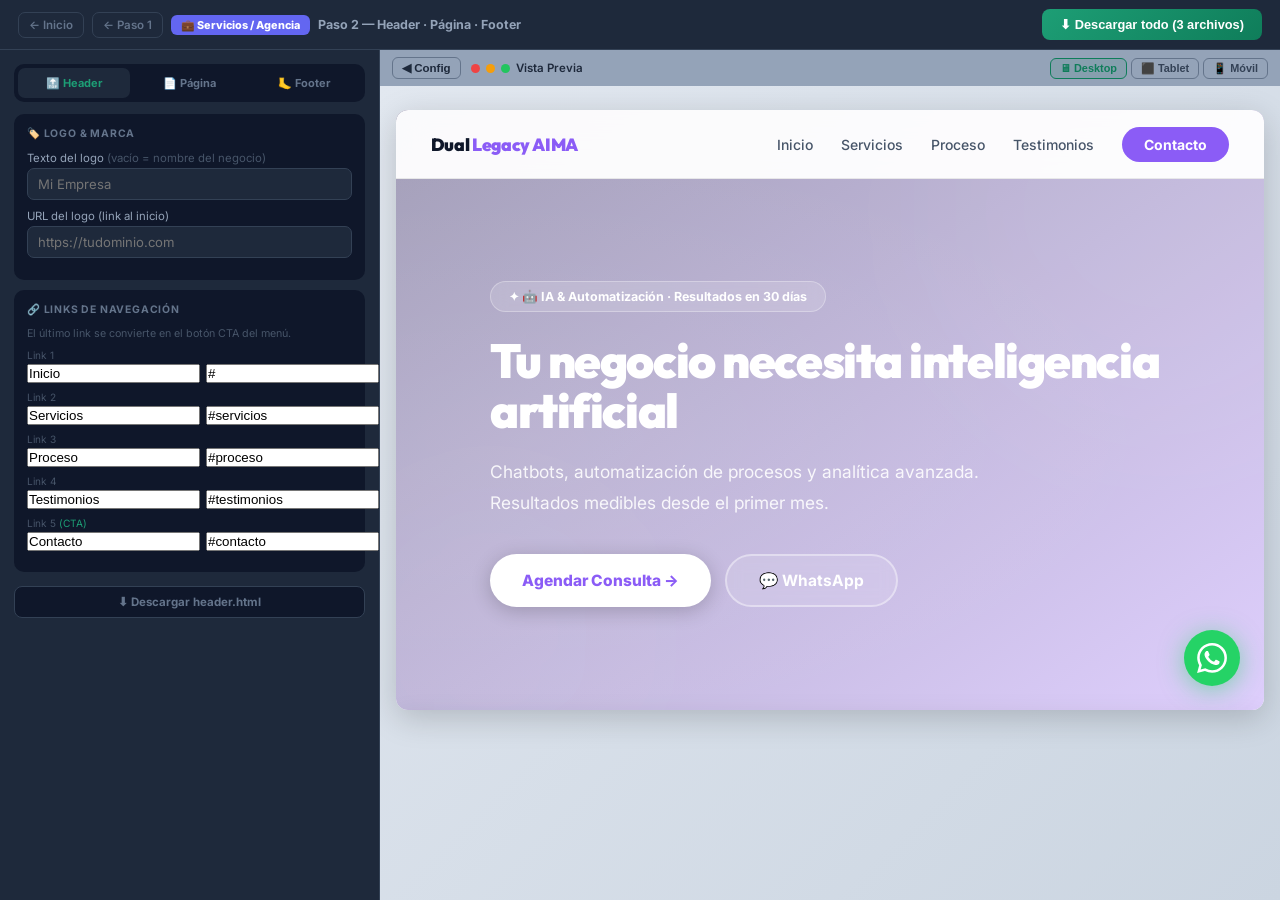
<file: web-constructor/finalize.html>
<!DOCTYPE html>
<html lang="es">
<head>
<meta charset="UTF-8">
<meta name="viewport" content="width=device-width,initial-scale=1">
<title>Paso 2 — Header, Página & Footer</title>
<link href="https://fonts.googleapis.com/css2?family=Inter:wght@400;500;600;700;800;900&display=swap" rel="stylesheet">
<style>
*,*::before,*::after{margin:0;padding:0;box-sizing:border-box}
body{font-family:'Inter',sans-serif;background:#0f172a;color:#e2e8f0;height:100vh;display:flex;flex-direction:column;overflow:hidden}
.hdr{background:#1e293b;padding:9px 18px;display:flex;align-items:center;justify-content:space-between;border-bottom:1px solid #334155;flex-shrink:0;gap:10px}
.hdr-left{display:flex;align-items:center;gap:8px;min-width:0}
.hdr-back{background:transparent;color:#64748b;border:1px solid #334155;border-radius:7px;padding:5px 10px;font-size:.72rem;font-weight:600;cursor:pointer;text-decoration:none;white-space:nowrap;transition:.15s}
.hdr-back:hover{color:#1D9E75;border-color:#1D9E75}
.hdr-type{background:#6366f1;color:#fff;padding:3px 10px;border-radius:6px;font-size:.68rem;font-weight:800;white-space:nowrap}
.hdr-step{font-size:.78rem;font-weight:700;color:#94a3b8}
.hdr-right{display:flex;align-items:center;gap:8px;flex-shrink:0}
.save-ind{font-size:.67rem;color:#1D9E75;opacity:0;transition:opacity .3s;white-space:nowrap}
.btn-dl{background:linear-gradient(135deg,#1D9E75,#0f7d5a);color:#fff;border:none;border-radius:8px;padding:8px 18px;font-size:.8rem;font-weight:700;cursor:pointer;transition:.15s;white-space:nowrap}
.btn-dl:hover{background:linear-gradient(135deg,#0f7d5a,#065f46);transform:translateY(-1px)}
.body{display:flex;flex:1;overflow:hidden;min-height:0}
.cfg{background:#1e293b;border-right:1px solid #334155;overflow-y:auto;padding:14px;width:380px;flex-shrink:0;transition:width .25s ease,padding .25s ease,border .25s ease}
.cfg.collapsed{width:0;padding:0;border:none;overflow:hidden}
.sec{background:#0f172a;border-radius:10px;padding:13px;margin-bottom:10px}
.sec-ttl{font-size:.65rem;font-weight:700;text-transform:uppercase;letter-spacing:.8px;color:#64748b;margin-bottom:11px;display:flex;align-items:center;gap:5px}
.fl{margin-bottom:9px}
.fl label{display:block;font-size:.71rem;color:#94a3b8;margin-bottom:3px}
.fl input[type=text],.fl input[type=url],.fl select,.fl textarea{width:100%;background:#1e293b;border:1px solid #334155;color:#f1f5f9;border-radius:7px;padding:7px 10px;font-size:.82rem;font-family:inherit;outline:none}
.fl input:focus,.fl select:focus,.fl textarea:focus{border-color:#1D9E75}
.nav-row{display:grid;grid-template-columns:1fr 1fr;gap:6px;margin-bottom:7px}
.soc-row{display:flex;align-items:center;gap:8px;margin-bottom:7px}
.soc-icon{font-size:1.1rem;width:26px;text-align:center;flex-shrink:0}
.soc-row input{flex:1;background:#1e293b;border:1px solid #334155;color:#f1f5f9;border-radius:7px;padding:6px 9px;font-size:.8rem;font-family:inherit;outline:none}
.soc-row input:focus{border-color:#1D9E75}
.soc-row input::placeholder{color:#334155}
.cfg::-webkit-scrollbar{width:5px}
.cfg::-webkit-scrollbar-track{background:#0f172a}
.cfg::-webkit-scrollbar-thumb{background:#334155;border-radius:4px}
.tab-nav{display:flex;gap:3px;margin-bottom:12px;background:#0f172a;border-radius:10px;padding:4px;flex-shrink:0}
.tab-btn{flex:1;background:transparent;border:none;color:#64748b;border-radius:7px;padding:8px 4px;font-size:.69rem;font-weight:700;cursor:pointer;transition:.15s;font-family:inherit;white-space:nowrap}
.tab-btn:hover{color:#e2e8f0}
.tab-btn.active{background:#1e293b;color:#1D9E75}
.tab-pane{display:none}
.tab-pane.active{display:block}
.tab-dl-btn{width:100%;margin-top:4px;margin-bottom:8px;background:#0f172a;border:1px solid #334155;color:#64748b;border-radius:8px;padding:8px 12px;font-size:.72rem;font-weight:700;cursor:pointer;transition:.15s;font-family:inherit}
.tab-dl-btn:hover{border-color:#1D9E75;color:#1D9E75}
.pv{display:flex;flex-direction:column;background:#cbd5e1;flex:1;min-width:0}
.pv-hdr{background:#94a3b8;padding:7px 12px;font-size:.72rem;color:#1e293b;font-weight:600;display:flex;align-items:center;gap:6px;flex-shrink:0}
.dot{width:9px;height:9px;border-radius:50%}
.pv-toggle{background:none;border:1px solid #64748b;color:#1e293b;border-radius:6px;padding:3px 9px;font-size:.72rem;font-weight:700;cursor:pointer;transition:.15s;margin-right:4px;flex-shrink:0}
.pv-toggle:hover{background:#64748b;color:#fff}
.pv-dev-btns{margin-left:auto;display:flex;gap:4px}
.pv-dev-btn{background:none;border:1px solid #64748b;color:#334155;border-radius:6px;padding:3px 9px;font-size:.68rem;font-weight:600;cursor:pointer;transition:.15s}
.pv-dev-btn.active{border-color:#0f7d5a;color:#0f7d5a;background:rgba(15,125,90,.1)}
.pv-wrap{flex:1;display:flex;justify-content:center;align-items:flex-start;overflow:auto;background:linear-gradient(135deg,#e2e8f0,#cbd5e1);padding:24px 16px}
.pv-wrap iframe{width:100%;max-width:960px;min-height:600px;border:none;background:#fff;border-radius:12px;box-shadow:0 8px 32px rgba(0,0,0,.18)}
.pv-wrap.dev-tablet iframe{max-width:768px;border-radius:10px}
.pv-wrap.dev-mobile iframe{max-width:390px;border-radius:20px}
</style>
</head>
<body>

<header class="hdr">
  <div class="hdr-left">
    <a class="hdr-back" href="../dashboard.html">← Inicio</a>
    <a class="hdr-back" id="backBtn" href="constructor.html">← Paso 1</a>
    <span class="hdr-type" id="typeLabel">Web</span>
    <span class="hdr-step">Paso 2 — Header · Página · Footer</span>
  </div>
  <div class="hdr-right">
    <span class="save-ind" id="saveInd">✓ Guardado</span>
    <button class="btn-dl" onclick="downloadAll()">⬇ Descargar todo (3 archivos)</button>
  </div>
</header>

<div class="body">
  <aside class="cfg" id="cfg">

    <div class="tab-nav">
      <button class="tab-btn active" data-tab="header" onclick="switchTab('header')">🔝 Header</button>
      <button class="tab-btn" data-tab="pagina" onclick="switchTab('pagina')">📄 Página</button>
      <button class="tab-btn" data-tab="footer" onclick="switchTab('footer')">🦶 Footer</button>
    </div>

    <!-- TAB: HEADER -->
    <div class="tab-pane active" data-tab="header">
      <div class="sec">
        <div class="sec-ttl">🏷️ Logo & Marca</div>
        <div class="fl"><label>Texto del logo <span style="color:#475569">(vacío = nombre del negocio)</span></label>
          <input type="text" id="hdrLogoText" placeholder="Mi Empresa" oninput="render();save()">
        </div>
        <div class="fl"><label>URL del logo (link al inicio)</label>
          <input type="url" id="hdrLogoUrl" placeholder="https://tudominio.com" oninput="render();save()">
        </div>
      </div>
      <div class="sec">
        <div class="sec-ttl">🔗 Links de Navegación</div>
        <div style="font-size:.67rem;color:#475569;margin-bottom:9px">El último link se convierte en el botón CTA del menú.</div>
        <div id="navList"></div>
      </div>
      <button class="tab-dl-btn" onclick="downloadHeader()">⬇ Descargar header.html</button>
    </div>

    <!-- TAB: PÁGINA -->
    <div class="tab-pane" data-tab="pagina">
      <div class="sec">
        <div class="sec-ttl">📸 Imágenes & Media</div>
        <div class="fl"><label>Hero — URL imagen de fondo <span style="color:#475569">(reemplaza Unsplash)</span></label>
          <input type="url" id="heroImg" placeholder="https://..." oninput="render();save()">
        </div>
        <div class="fl"><label>Galería — Imagen 1</label>
          <input type="url" id="gallImg1" placeholder="https://..." oninput="render();save()">
        </div>
        <div class="fl"><label>Galería — Imagen 2</label>
          <input type="url" id="gallImg2" placeholder="https://..." oninput="render();save()">
        </div>
        <div class="fl"><label>Galería — Imagen 3</label>
          <input type="url" id="gallImg3" placeholder="https://..." oninput="render();save()">
        </div>
        <div class="fl"><label>Video YouTube — URL <span style="color:#475569">(opcional)</span></label>
          <input type="url" id="videoYt" placeholder="https://youtu.be/..." oninput="render();save()">
        </div>
      </div>
      <button class="tab-dl-btn" onclick="downloadPage()">⬇ Descargar index.html</button>
    </div>

    <!-- TAB: FOOTER -->
    <div class="tab-pane" data-tab="footer">
      <div class="sec">
        <div class="sec-ttl">🎯 Banner CTA</div>
        <div class="fl"><label>Título</label>
          <input type="text" id="ftrCtaTitle" placeholder="¿Listo para empezar?" oninput="render();save()">
        </div>
        <div class="fl"><label>Texto</label>
          <textarea id="ftrCtaText" placeholder="Contáctanos hoy y recibe atención personalizada." oninput="render();save()" style="min-height:52px"></textarea>
        </div>
        <div class="fl"><label>Texto del botón</label>
          <input type="text" id="ftrCtaBtn" placeholder="Contactar" oninput="render();save()">
        </div>
        <div class="fl"><label>URL del botón</label>
          <input type="url" id="ftrCtaUrl" placeholder="#contacto" oninput="render();save()">
        </div>
      </div>
      <div class="sec">
        <div class="sec-ttl">📱 Redes Sociales</div>
        <div class="soc-row"><span class="soc-icon">📘</span><input type="url" id="socFb" placeholder="https://facebook.com/tupagina" oninput="render();save()"></div>
        <div class="soc-row"><span class="soc-icon">📸</span><input type="url" id="socIg" placeholder="https://instagram.com/tupagina" oninput="render();save()"></div>
        <div class="soc-row"><span class="soc-icon">🎵</span><input type="url" id="socTt" placeholder="https://tiktok.com/@tupagina" oninput="render();save()"></div>
        <div class="soc-row"><span class="soc-icon">▶️</span><input type="url" id="socYt" placeholder="https://youtube.com/@tucanal" oninput="render();save()"></div>
        <div class="soc-row"><span class="soc-icon">🐦</span><input type="url" id="socTw" placeholder="https://x.com/tupagina" oninput="render();save()"></div>
        <div class="soc-row"><span class="soc-icon">💼</span><input type="url" id="socLi" placeholder="https://linkedin.com/company/tu" oninput="render();save()"></div>
        <div class="soc-row"><span class="soc-icon">💬</span><input type="url" id="socWa" placeholder="https://wa.me/593987654321" oninput="render();save()"></div>
      </div>
      <div class="sec">
        <div class="sec-ttl">📄 Políticas y Legales</div>
        <div class="fl"><label>Política de Privacidad — URL</label>
          <input type="url" id="polPrivacy" placeholder="https://tupagina.com/privacidad" oninput="render();save()">
        </div>
        <div class="fl"><label>Términos y Condiciones — URL</label>
          <input type="url" id="polTerms" placeholder="https://tupagina.com/terminos" oninput="render();save()">
        </div>
        <div class="fl"><label>Política de Cookies — URL <span style="color:#475569">(opcional)</span></label>
          <input type="url" id="polCookies" placeholder="https://tupagina.com/cookies" oninput="render();save()">
        </div>
      </div>
      <div class="sec">
        <div class="sec-ttl">🦶 Texto del Footer</div>
        <div class="fl"><label>Texto breve sobre la empresa</label>
          <textarea id="footerAbout" placeholder="Somos una empresa dedicada a..." oninput="render();save()" style="min-height:56px"></textarea>
        </div>
        <div class="fl"><label>Texto de Copyright</label>
          <input type="text" id="footerCopy" placeholder="© 2025 Tu Empresa. Todos los derechos reservados." oninput="render();save()">
        </div>
      </div>
      <button class="tab-dl-btn" onclick="downloadFooter()">⬇ Descargar footer.html</button>
    </div>

  </aside>

  <main class="pv">
    <div class="pv-hdr">
      <button class="pv-toggle" id="cfgToggle" onclick="toggleCfg()">◀ Config</button>
      <div class="dot" style="background:#ef4444"></div>
      <div class="dot" style="background:#f59e0b"></div>
      <div class="dot" style="background:#22c55e"></div>
      <span>Vista Previa</span>
      <div class="pv-dev-btns">
        <button class="pv-dev-btn active" id="dev-desktop" onclick="setDevice('desktop')">🖥 Desktop</button>
        <button class="pv-dev-btn" id="dev-tablet" onclick="setDevice('tablet')">⬛ Tablet</button>
        <button class="pv-dev-btn" id="dev-mobile" onclick="setDevice('mobile')">📱 Móvil</button>
      </div>
    </div>
    <div class="pv-wrap" id="pvWrap">
      <iframe id="pf"></iframe>
    </div>
  </main>
</div>

<script>
const TYPE = new URLSearchParams(location.search).get('t') || 'servicio';
const TYPE_META = {
  viajes:{label:'Agencia de Viajes',icon:'✈️'},medico:{label:'Médico / Clínica',icon:'🏥'},
  abogado:{label:'Abogado / Bufete',icon:'⚖️'},inmobiliaria:{label:'Inmobiliaria',icon:'🏠'},
  automotriz:{label:'Automotriz',icon:'🚗'},producto:{label:'Productos / Tienda',icon:'🛍️'},
  servicio:{label:'Servicios / Agencia',icon:'💼'},
};
const meta = TYPE_META[TYPE] || TYPE_META.servicio;
document.getElementById('typeLabel').textContent = meta.icon + ' ' + meta.label;
document.getElementById('backBtn').href = 'constructor.html?v=4&t=' + TYPE;

const CSK = 'wc-' + TYPE;
const FSK = 'wc-' + TYPE + '-fin';
let cState = {};
let fState = {};
let _saveTimer = null;
const NAV_COUNT = 5;

// ─── TABS ────────────────────────────────────
function switchTab(name){
  document.querySelectorAll('.tab-btn').forEach(b=>b.classList.toggle('active', b.dataset.tab===name));
  document.querySelectorAll('.tab-pane').forEach(p=>p.classList.toggle('active', p.dataset.tab===name));
}

// ─── NAV ROWS ────────────────────────────────
function buildNavRows(){
  const defaults = [
    {label:'Inicio', url:'#'},
    {label:'Servicios', url:'#servicios'},
    {label:'Proceso', url:'#proceso'},
    {label:'Testimonios', url:'#testimonios'},
    {label:'Contacto', url:'#contacto'},
  ];
  document.getElementById('navList').innerHTML = Array.from({length:NAV_COUNT},(_,i)=>`
    <div style="margin-bottom:8px">
      <div style="font-size:.63rem;color:#475569;margin-bottom:3px">Link ${i+1}${i===NAV_COUNT-1?' <span style="color:#1D9E75">(CTA)</span>':''}</div>
      <div class="nav-row">
        <input type="text" class="nav-label" placeholder="Ej: Servicios" value="" oninput="render();save()">
        <input type="text" class="nav-url"   placeholder="#servicios" value="" oninput="render();save()">
      </div>
    </div>`).join('');
  const rows = document.querySelectorAll('.nav-label');
  defaults.forEach((d,i)=>{ if(rows[i]) rows[i].value=d.label; });
  const urls = document.querySelectorAll('.nav-url');
  defaults.forEach((d,i)=>{ if(urls[i]) urls[i].value=d.url; });
}

// ─── COLLECT / APPLY ─────────────────────────
function collectFinalize(){
  const g = id => document.getElementById(id)?.value || '';
  const navLinks = [];
  const labels = document.querySelectorAll('.nav-label');
  const urls   = document.querySelectorAll('.nav-url');
  labels.forEach((el,i)=>{
    const label = el.value.trim();
    if(label) navLinks.push({label, url: urls[i]?.value.trim() || '#'});
  });
  fState = {
    navLinks,
    hdrLogoText:g('hdrLogoText'), hdrLogoUrl:g('hdrLogoUrl'),
    socFb:g('socFb'), socIg:g('socIg'), socTt:g('socTt'),
    socYt:g('socYt'), socTw:g('socTw'), socLi:g('socLi'), socWa:g('socWa'),
    polPrivacy:g('polPrivacy'), polTerms:g('polTerms'), polCookies:g('polCookies'),
    footerAbout:g('footerAbout'), footerCopy:g('footerCopy'),
    heroImg:g('heroImg'), gallImg1:g('gallImg1'), gallImg2:g('gallImg2'), gallImg3:g('gallImg3'),
    videoYt:g('videoYt'),
    ftrCtaTitle:g('ftrCtaTitle'), ftrCtaText:g('ftrCtaText'),
    ftrCtaBtn:g('ftrCtaBtn'), ftrCtaUrl:g('ftrCtaUrl'),
  };
}

function applyFinalize(f){
  const set = (id,v) => { const el=document.getElementById(id); if(el&&v!==undefined) el.value=v; };
  const labels = document.querySelectorAll('.nav-label');
  const urls   = document.querySelectorAll('.nav-url');
  (f.navLinks||[]).forEach((n,i)=>{
    if(labels[i]) labels[i].value = n.label||'';
    if(urls[i])   urls[i].value   = n.url||'';
  });
  set('hdrLogoText',f.hdrLogoText); set('hdrLogoUrl',f.hdrLogoUrl);
  set('socFb',f.socFb); set('socIg',f.socIg); set('socTt',f.socTt);
  set('socYt',f.socYt); set('socTw',f.socTw); set('socLi',f.socLi); set('socWa',f.socWa);
  set('polPrivacy',f.polPrivacy); set('polTerms',f.polTerms); set('polCookies',f.polCookies);
  set('footerAbout',f.footerAbout); set('footerCopy',f.footerCopy);
  set('heroImg',f.heroImg); set('gallImg1',f.gallImg1); set('gallImg2',f.gallImg2); set('gallImg3',f.gallImg3);
  set('videoYt',f.videoYt);
  set('ftrCtaTitle',f.ftrCtaTitle); set('ftrCtaText',f.ftrCtaText);
  set('ftrCtaBtn',f.ftrCtaBtn); set('ftrCtaUrl',f.ftrCtaUrl);
}

function save(){
  clearTimeout(_saveTimer);
  _saveTimer = setTimeout(()=>{
    collectFinalize();
    localStorage.setItem(FSK, JSON.stringify(fState));
    const ind = document.getElementById('saveInd');
    ind.style.opacity='1'; setTimeout(()=>ind.style.opacity='0',1500);
  }, 400);
}

// ─── COLOR HELPERS ───────────────────────────
function hexAlpha(hex,a){
  const r=parseInt(hex.slice(1,3),16),g=parseInt(hex.slice(3,5),16),b=parseInt(hex.slice(5,7),16);
  return `rgba(${r},${g},${b},${a})`;
}
function darken(hex,p){
  let r=parseInt(hex.slice(1,3),16),g=parseInt(hex.slice(3,5),16),b=parseInt(hex.slice(5,7),16);
  r=Math.max(0,Math.round(r*(1-p)));g=Math.max(0,Math.round(g*(1-p)));b=Math.max(0,Math.round(b*(1-p)));
  return '#'+[r,g,b].map(x=>x.toString(16).padStart(2,'0')).join('');
}

// ─── SHARED LOGO HELPER ──────────────────────
function logoVars(){
  const text = (fState.hdrLogoText || cState.bizName || 'Mi Negocio').trim();
  const words = text.split(/\s+/);
  return { text, url: fState.hdrLogoUrl||'#', first: words[0]||'', rest: words.slice(1).join(' ') };
}

// ─── SHARED NAV CSS ──────────────────────────
function navCSS(p, pd){
  return `nav{position:fixed;top:0;left:0;right:0;z-index:999;background:rgba(255,255,255,.95);backdrop-filter:blur(14px);border-bottom:1px solid rgba(0,0,0,.08);transition:box-shadow .4s cubic-bezier(.4,0,.2,1)}
nav.scrolled{box-shadow:0 4px 20px rgba(0,0,0,.1)}
.nav-inner{display:flex;align-items:center;justify-content:space-between;height:68px}
.nav-logo{font-size:1.1rem;font-weight:900;color:#0f172a;letter-spacing:-.02em;font-family:'Outfit',sans-serif}
.nav-logo span{color:var(--p)}
.nav-links{display:flex;align-items:center;gap:28px}
.nav-links a{font-size:.875rem;font-weight:500;color:#475569;transition:color .4s;text-decoration:none}
.nav-links a:hover{color:var(--p)}
.nav-cta{background:var(--p);color:#fff!important;padding:9px 22px;border-radius:50px;font-weight:700!important;transition:background .4s!important;text-decoration:none}
.nav-cta:hover{background:var(--pd)!important}
.nav-burger{display:none;background:none;border:none;cursor:pointer;padding:4px}
.nav-mobile{display:none;position:fixed;top:68px;left:0;right:0;background:#fff;border-bottom:1px solid #e5e7eb;padding:16px 20px;flex-direction:column;gap:10px;z-index:998}
.nav-mobile.open{display:flex}
.nav-mobile a{font-size:.95rem;font-weight:500;color:#374151;padding:8px 0;border-bottom:1px solid #f3f4f6;text-decoration:none}
@media(max-width:768px){.nav-links{display:none}.nav-burger{display:block}}`;
}

// ─── GENERATE HEADER HTML ────────────────────
function genHeader(){
  collectFinalize();
  const s = cState; const f = fState;
  const p = s.colorPrimary||'#1D9E75';
  const pd = darken(p,.15);
  const hero = s.colorHero||darken(p,.3);
  const bg = s.colorBg||'#f8fafc';
  const lv = logoVars();
  const navLinks = f.navLinks||[{label:'Servicios',url:'#servicios'},{label:'Proceso',url:'#proceso'},{label:'Testimonios',url:'#testimonios'},{label:'Galería',url:'#galeria'},{label:'Contactar',url:'#contacto'}];
  const navItems = navLinks.slice(0,-1).map(n=>`<a href="${n.url}">${n.label}</a>`).join('');
  const navCta = navLinks.length ? navLinks[navLinks.length-1] : {label:'Contactar',url:'#contacto'};
  const mobileItems = navLinks.map(n=>`<a href="${n.url}" onclick="toggleMenu()">${n.label}</a>`).join('');
  return `<!DOCTYPE html>
<html lang="es">
<head>
<meta charset="UTF-8"><meta name="viewport" content="width=device-width,initial-scale=1">
<title>Header — ${lv.text}</title>
<style>
@import url('https://fonts.googleapis.com/css2?family=Outfit:wght@700;800;900&family=Inter:wght@400;500;600;700&display=swap');
:root{--p:${p};--pd:${pd};--hero:${hero};--bg:${bg}}
*,*::before,*::after{margin:0;padding:0;box-sizing:border-box}
body{font-family:'Inter',sans-serif;background:var(--bg)}
a{text-decoration:none}
.container{max-width:1140px;margin:0 auto;padding:0 clamp(16px,4vw,48px)}
${navCSS(p,pd)}
</style>
</head>
<body>
<nav id="mainNav">
  <div class="container">
    <div class="nav-inner">
      <a href="${lv.url}" class="nav-logo">${lv.first}<span>${lv.rest?' '+lv.rest:''}</span></a>
      <div class="nav-links">
        ${navItems}
        <a href="${navCta.url}" class="nav-cta">${navCta.label}</a>
      </div>
      <button class="nav-burger" onclick="toggleMenu()" aria-label="Menú">
        <svg width="24" height="24" fill="none" stroke="#374151" stroke-width="2"><path d="M3 6h18M3 12h18M3 18h18"/></svg>
      </button>
    </div>
  </div>
</nav>
<div class="nav-mobile" id="navMobile">${mobileItems}</div>
<div style="height:68px"></div>
<script>
window.addEventListener('scroll',function(){document.getElementById('mainNav').classList.toggle('scrolled',scrollY>50)},{passive:true});
function toggleMenu(){document.getElementById('navMobile').classList.toggle('open')}
<\/script>
</body>
</html>`;
}

// ─── GENERATE FOOTER HTML ────────────────────
function genFooter(){
  collectFinalize();
  const s = cState; const f = fState;
  const p = s.colorPrimary||'#1D9E75';
  const pd = darken(p,.15);
  const hero = s.colorHero||darken(p,.3);
  const bg = s.colorBg||'#f8fafc';
  const lv = logoVars();
  const navLinks = f.navLinks||[];
  const ftrCtaTitle = f.ftrCtaTitle || '¿Listo para empezar?';
  const ftrCtaText = f.ftrCtaText || s.bizTagline || 'Contáctanos hoy y recibe atención personalizada.';
  const ftrCtaBtn = f.ftrCtaBtn || s.heroCta || 'Contactar';
  const ftrCtaUrl = f.ftrCtaUrl || s.ctaLink || '#contacto';
  const legalLinks = [
    f.polPrivacy?`<a href="${f.polPrivacy}" target="_blank">Privacidad</a>`:'',
    f.polTerms?`<a href="${f.polTerms}" target="_blank">Términos</a>`:'',
    f.polCookies?`<a href="${f.polCookies}" target="_blank">Cookies</a>`:'',
  ].filter(Boolean).join(' · ');
  const copyText = f.footerCopy || `© ${new Date().getFullYear()} ${s.bizName||'Mi Negocio'}. Todos los derechos reservados.`;
  const socials = [{k:'socFb',icon:'📘'},{k:'socIg',icon:'📸'},{k:'socTt',icon:'🎵'},{k:'socYt',icon:'▶️'},{k:'socTw',icon:'🐦'},{k:'socLi',icon:'💼'},{k:'socWa',icon:'💬'}]
    .filter(x=>f[x.k]).map(x=>`<a href="${f[x.k]}" target="_blank" rel="noopener">${x.icon}</a>`).join('');
  return `<!DOCTYPE html>
<html lang="es">
<head>
<meta charset="UTF-8"><meta name="viewport" content="width=device-width,initial-scale=1">
<title>Footer — ${lv.text}</title>
<style>
@import url('https://fonts.googleapis.com/css2?family=Outfit:wght@700;800;900&family=Inter:wght@400;500;600;700&display=swap');
:root{--p:${p};--pd:${pd};--hero:${hero};--bg:${bg}}
*,*::before,*::after{margin:0;padding:0;box-sizing:border-box}
body{font-family:'Inter',sans-serif;background:var(--bg)}
a{text-decoration:none}
.container{max-width:1140px;margin:0 auto;padding:0 clamp(16px,4vw,48px)}
.cta-section{background:var(--bg);padding:clamp(40px,7vw,64px) 0}
.cta-banner{background:linear-gradient(135deg,var(--hero),var(--p));border-radius:28px;padding:clamp(40px,7vw,64px);text-align:center;color:#fff;position:relative;overflow:hidden}
.cta-banner::before{content:'';position:absolute;top:-120px;right:-80px;width:400px;height:400px;border-radius:50%;background:rgba(255,255,255,.06);pointer-events:none}
.cta-banner h2{font-size:clamp(1.6rem,3vw,2.3rem);font-weight:900;margin-bottom:14px;letter-spacing:-.02em;font-family:'Outfit',sans-serif;position:relative}
.cta-banner p{font-size:.97rem;opacity:.9;margin-bottom:32px;line-height:1.65;max-width:480px;margin-left:auto;margin-right:auto;position:relative}
.btn-white{background:#fff;color:var(--p);padding:15px 36px;border-radius:50px;font-weight:800;font-size:.97rem;display:inline-block;box-shadow:0 4px 20px rgba(0,0,0,.15);transition:.4s cubic-bezier(.4,0,.2,1);position:relative}
.btn-white:hover{transform:translateY(-3px);box-shadow:0 10px 30px rgba(0,0,0,.2)}
.wave-divider{width:100%;overflow:hidden;line-height:0}
.wave-divider svg{display:block;width:200%;height:80px}
@keyframes waveMove{to{transform:translateX(-50%)}}
.wv1{animation:waveMove 9s linear infinite}
.wv2{animation:waveMove 14s linear infinite reverse}
.wv3{animation:waveMove 7s linear infinite}
footer{background:#0f172a;color:#94a3b8;padding:56px 0 24px}
.footer-top{display:grid;grid-template-columns:1.5fr 1fr 1fr;gap:40px;padding-bottom:32px;border-bottom:1px solid #1e293b;margin-bottom:24px}
.footer-brand .footer-logo{font-size:1.15rem;font-weight:900;color:#f1f5f9;margin-bottom:12px;letter-spacing:-.02em;font-family:'Outfit',sans-serif}
.footer-brand .footer-logo span{color:var(--p)}
.footer-brand p{font-size:.82rem;color:#475569;line-height:1.65;max-width:260px}
.footer-col h4{font-size:.72rem;font-weight:700;text-transform:uppercase;letter-spacing:.8px;color:#64748b;margin-bottom:14px}
.footer-col a{display:block;font-size:.83rem;color:#475569;margin-bottom:9px;transition:color .4s}
.footer-col a:hover{color:var(--p)}
.footer-soc{display:flex;gap:10px;flex-wrap:wrap}
.footer-soc a{font-size:1.2rem;transition:transform .4s}
.footer-soc a:hover{transform:scale(1.2)}
.footer-bottom{display:flex;align-items:center;justify-content:space-between;flex-wrap:wrap;gap:12px}
.footer-copy{font-size:.75rem;color:#334155}
.footer-legal{display:flex;gap:16px;flex-wrap:wrap}
.footer-legal a{font-size:.72rem;color:#334155;transition:color .4s}
.footer-legal a:hover{color:var(--p)}
@media(max-width:768px){.footer-top{grid-template-columns:1fr}.footer-bottom{flex-direction:column;text-align:center}}
</style>
</head>
<body>
<div class="cta-section">
  <div class="container">
    <div class="cta-banner">
      <h2>${ftrCtaTitle}</h2>
      <p>${ftrCtaText}</p>
      <a href="${ftrCtaUrl}" class="btn-white">${ftrCtaBtn} →</a>
    </div>
  </div>
</div>
<div class="wave-divider">
  <svg viewBox="0 0 1440 80" preserveAspectRatio="none">
    <path class="wv wv1" d="M0,40 C360,80 720,0 1080,40 C1260,60 1380,30 1440,40 L1440,80 L0,80 Z" fill="rgba(15,23,42,.35)"/>
    <path class="wv wv2" d="M0,55 C240,18 480,72 720,55 C960,36 1200,72 1440,55 L1440,80 L0,80 Z" fill="rgba(15,23,42,.65)"/>
    <path class="wv wv3" d="M0,65 C360,90 720,40 1080,65 C1260,78 1380,55 1440,65 L1440,80 L0,80 Z" fill="#0f172a"/>
  </svg>
</div>
<footer>
  <div class="container">
    <div class="footer-top">
      <div class="footer-brand">
        <div class="footer-logo">${lv.first}<span>${lv.rest?' '+lv.rest:''}</span></div>
        <p>${f.footerAbout||s.bizDesc||''}</p>
      </div>
      <div class="footer-col">
        <h4>Navegación</h4>
        ${navLinks.map(n=>`<a href="${n.url}">${n.label}</a>`).join('')}
      </div>
      <div class="footer-col">
        <h4>Síguenos</h4>
        ${socials?`<div class="footer-soc">${socials}</div>`:'<span style="font-size:.8rem;color:#334155">Sin redes configuradas</span>'}
      </div>
    </div>
    <div class="footer-bottom">
      <div class="footer-copy">${copyText}</div>
      ${legalLinks?`<div class="footer-legal">${legalLinks}</div>`:''}
    </div>
  </div>
</footer>
</body>
</html>`;
}

// ─── GENERATE FULL PAGE HTML ─────────────────
function genHTML(){
  collectFinalize();
  const s = cState;
  const f = fState;
  const p   = s.colorPrimary||'#1D9E75';
  const bg  = s.colorBg||'#f8fafc';
  const hero= s.colorHero||darken(p,.3);
  const pd  = darken(p,.15);

  const lv = logoVars();
  const ftrCtaTitle = f.ftrCtaTitle || '¿Listo para empezar?';
  const ftrCtaText  = f.ftrCtaText  || s.bizTagline || 'Contáctanos hoy y recibe atención personalizada.';
  const ftrCtaBtn   = f.ftrCtaBtn   || s.heroCta || 'Contactar';
  const ftrCtaUrl   = f.ftrCtaUrl   || s.ctaLink || '#contacto';

  const _hids = {
    viajes:'1506905925346-21bda4d32df4',medico:'1631217868264-e5b90bb7e133',
    abogado:'1589829545856-d10d557cf95f',inmobiliaria:'1560518883-ce09059eeffa',
    automotriz:'1492144534655-ae79c964c9d7',producto:'1523275335684-37898b6baf30',
    servicio:'1497366216548-37526070297c',
  };
  const heroImgUrl = f.heroImg || s.heroImg || ('https://images.unsplash.com/photo-' + (_hids[TYPE]||_hids.servicio) + '?auto=format&fit=crop&w=1920&q=80');
  const heroType = s.heroType || 'overlay';
  let heroBgCss, heroBgDiv = '', heroExtraCss = '';
  if(heroType === 'color'){
    heroBgCss = `linear-gradient(145deg,${hero},${darken(hero,.15)})`;
  } else if(heroType === 'img'){
    heroBgCss = `linear-gradient(to right,rgba(0,0,0,.52),rgba(0,0,0,.18)),url('${heroImgUrl}') center/cover no-repeat`;
  } else if(heroType === '3d'){
    heroBgCss = 'none';
    heroBgDiv = '<div id="hero-bg"></div>';
    heroExtraCss = `
#hero-bg{position:absolute;inset:-8%;background:url('${heroImgUrl}') center/cover no-repeat;animation:heroBg 16s ease-in-out infinite;z-index:0}
#hero::before{content:'';position:absolute;inset:0;background:linear-gradient(135deg,rgba(0,0,0,.58),rgba(0,0,0,.22));z-index:1;pointer-events:none}
@keyframes heroBg{0%,100%{transform:scale(1.05) translate(0,0)}50%{transform:scale(1.12) translate(-1%,-1.5%)}}
.hero-orb{z-index:2}.hero-orb-1{background:radial-gradient(circle,${hero}55,transparent 70%)}.hero-orb-2{background:radial-gradient(circle,${p}40,transparent 70%)}.hero-content{z-index:3}`;
  } else {
    heroBgCss = `linear-gradient(145deg,${hero}66,${p}40),url('${heroImgUrl}') center/cover no-repeat`;
  }

  const animStyle = s.animStyle || 'slide';
  let animCSS;
  if(animStyle === 'reveal'){
    animCSS = `[data-r]{opacity:0;clip-path:polygon(0 100%,100% 100%,100% 100%,0 100%);transition:opacity .5s ease,clip-path .8s cubic-bezier(.77,0,.18,1);transition-delay:var(--delay,0s)}[data-r].v{opacity:1;clip-path:polygon(0 0,100% 0,100% 100%,0 100%)}[data-rl]{opacity:0;clip-path:polygon(0 0,0 0,0 100%,0 100%);transition:opacity .5s ease,clip-path .85s cubic-bezier(.77,0,.18,1);transition-delay:var(--delay,0s)}[data-rl].v{opacity:1;clip-path:polygon(0 0,100% 0,100% 100%,0 100%)}[data-rr]{opacity:0;clip-path:polygon(100% 0,100% 0,100% 100%,100% 100%);transition:opacity .5s ease,clip-path .85s cubic-bezier(.77,0,.18,1);transition-delay:var(--delay,0s)}[data-rr].v{opacity:1;clip-path:polygon(0 0,100% 0,100% 100%,0 100%)}[data-rs]{opacity:0;clip-path:polygon(5% 5%,95% 5%,95% 95%,5% 95%);transition:opacity .6s ease,clip-path .8s cubic-bezier(.77,0,.18,1);transition-delay:var(--delay,0s)}[data-rs].v{opacity:1;clip-path:polygon(0 0,100% 0,100% 100%,0 100%)}`;
  } else if(animStyle === 'float'){
    animCSS = `[data-r]{opacity:0;transform:translateY(60px);filter:blur(6px);transition:opacity .9s ease,transform .9s ease,filter .9s ease;transition-delay:var(--delay,0s)}[data-r].v{opacity:1;transform:none;filter:none}[data-rl]{opacity:0;transform:translateX(-60px) translateY(20px);filter:blur(5px);transition:opacity .9s ease,transform .9s ease,filter .9s ease;transition-delay:var(--delay,0s)}[data-rl].v{opacity:1;transform:none;filter:none}[data-rr]{opacity:0;transform:translateX(60px) translateY(20px);filter:blur(5px);transition:opacity .9s ease,transform .9s ease,filter .9s ease;transition-delay:var(--delay,0s)}[data-rr].v{opacity:1;transform:none;filter:none}[data-rs]{opacity:0;transform:scale(.85);filter:blur(8px);transition:opacity .8s ease,transform .8s ease,filter .8s ease;transition-delay:var(--delay,0s)}[data-rs].v{opacity:1;transform:none;filter:none}`;
  } else if(animStyle === 'flip'){
    animCSS = `[data-r]{opacity:0;transform:translateY(50px) scale(.93);transition:opacity .6s ease,transform .7s cubic-bezier(.34,1.56,.64,1);transition-delay:var(--delay,0s)}[data-r].v{opacity:1;transform:none}[data-rl]{opacity:0;transform:rotateY(-30deg) translateX(-30px);transform-origin:left center;transition:opacity .6s ease,transform .7s cubic-bezier(.34,1.4,.64,1);transition-delay:var(--delay,0s)}[data-rl].v{opacity:1;transform:none}[data-rr]{opacity:0;transform:rotateY(30deg) translateX(30px);transform-origin:right center;transition:opacity .6s ease,transform .7s cubic-bezier(.34,1.4,.64,1);transition-delay:var(--delay,0s)}[data-rr].v{opacity:1;transform:none}[data-rs]{opacity:0;transform:scale(.8) rotateX(8deg);transform-origin:bottom center;transition:opacity .6s ease,transform .7s cubic-bezier(.34,1.56,.64,1);transition-delay:var(--delay,0s)}[data-rs].v{opacity:1;transform:none}`;
  } else {
    animCSS = `[data-r]{opacity:0;transform:translateY(40px) scale(.97);transition:opacity .7s cubic-bezier(.4,0,.2,1),transform .7s cubic-bezier(.4,0,.2,1);transition-delay:var(--delay,0s)}[data-r].v{opacity:1;transform:none}[data-rl]{opacity:0;transform:translateX(-70px) skewX(3deg);transition:opacity .65s ease-out,transform .65s ease-out;transition-delay:var(--delay,0s)}[data-rl].v{opacity:1;transform:none}[data-rr]{opacity:0;transform:translateX(70px) skewX(-3deg);transition:opacity .65s ease-out,transform .65s ease-out;transition-delay:var(--delay,0s)}[data-rr].v{opacity:1;transform:none}[data-rs]{opacity:0;transform:scale(.88);transition:opacity .6s ease,transform .6s ease;transition-delay:var(--delay,0s)}[data-rs].v{opacity:1;transform:none}`;
  }

  const _stats = {
    viajes:[{n:'500+',l:'Destinos'},{n:'2,400+',l:'Viajeros felices'},{n:'4.9★',l:'Calificación'},{n:'10+',l:'Años de exp.'}],
    medico:[{n:'1,200+',l:'Pacientes'},{n:'15+',l:'Especialidades'},{n:'98%',l:'Satisfacción'},{n:'24/7',l:'Urgencias'}],
    abogado:[{n:'500+',l:'Casos resueltos'},{n:'20+',l:'Años de exp.'},{n:'98%',l:'Tasa de éxito'},{n:'∞',l:'Confidencialidad'}],
    inmobiliaria:[{n:'300+',l:'Propiedades'},{n:'15+',l:'Años en mercado'},{n:'$50M+',l:'Transacciones'},{n:'4.8★',l:'Calificación'}],
    automotriz:[{n:'10K+',l:'Referencias'},{n:'5K+',l:'Clientes'},{n:'20+',l:'Marcas'},{n:'24h',l:'Entrega'}],
    producto:[{n:'50K+',l:'Pedidos'},{n:'4.9★',l:'Calificación'},{n:'30 días',l:'Garantía'},{n:'24h',l:'Entrega'}],
    servicio:[{n:'200+',l:'Proyectos'},{n:'50+',l:'Clientes'},{n:'100%',l:'Satisfacción'},{n:'5+',l:'Años'}],
  };
  const statItems = (_stats[TYPE]||_stats.servicio).map((st,i)=>
    `<div class="stat-item" data-rs style="--delay:${i*.07}s"><span class="stat-n">${st.n}</span><span class="stat-l">${st.l}</span></div>`
  ).join('');

  const _marq = {
    viajes:['✈️ Vuelos confirmados','🏨 Hoteles 5★','🛡️ Seguro incluido','🗺️ Guías certificados','💳 Pago seguro','📞 Soporte 24/7'],
    medico:['✅ Médicos certificados','🔬 Equipos de última gen.','🏥 Clínica acreditada','💊 Farmacia interna','🚑 Urgencias 24/7','📋 Historia digital'],
    abogado:['⚖️ Colegio de abogados','🏛️ 20 años de trayectoria','✅ 1ª consulta gratis','🔒 Confidencialidad','📋 Contrato transparente','🏆 Casos exitosos'],
    inmobiliaria:['🏠 Propiedades verificadas','🔑 Entrega inmediata','💰 Financiamiento','📐 Planos garantizados','🛡️ Título de propiedad','⭐ Proyectos nuevos'],
    automotriz:['🔧 Repuestos originales','✅ Garantía de fábrica','🚗 Todas las marcas','🛡️ Envío asegurado','💳 Pago al recibir','📞 Asesoría técnica'],
    producto:['✅ Producto garantizado','🚀 Envío rápido','💳 Pago al recibir','↩️ Devolución fácil','⭐ Calidad premium','📦 Empaque especial'],
    servicio:['🤖 IA & Automatización','✅ Resultados garantizados','🔒 Contrato transparente','📊 Reportes mensuales','💬 Soporte dedicado','⭐ 100% satisfacción'],
  };
  const marqItems = (_marq[TYPE]||_marq.servicio).map(t=>`<span class="marq-item">${t}</span>`).join('');

  const navLinks = f.navLinks||[
    {label:'Servicios',url:'#servicios'},{label:'Galería',url:'#galeria'},
    {label:'Proceso',url:'#proceso'},{label:'Testimonios',url:'#testimonios'},{label:'Contacto',url:'#contacto'},
  ];
  const navItems  = navLinks.slice(0,-1).map(n=>`<a href="${n.url}">${n.label}</a>`).join('');
  const navCtaItem = navLinks.length ? navLinks[navLinks.length-1] : {label:'Contactar',url:'#contacto'};
  const mobileNavItems = navLinks.map(n=>`<a href="${n.url}" onclick="toggleMenu()">${n.label}</a>`).join('');

  const socials = [
    {k:'socFb',icon:'📘'},{k:'socIg',icon:'📸'},{k:'socTt',icon:'🎵'},
    {k:'socYt',icon:'▶️'},{k:'socTw',icon:'🐦'},{k:'socLi',icon:'💼'},{k:'socWa',icon:'💬'},
  ].filter(x=>f[x.k]).map(x=>`<a href="${f[x.k]}" target="_blank" rel="noopener">${x.icon}</a>`).join('');

  const waLink = s.ctWa ? `https://wa.me/${s.ctWa.replace(/\D/g,'')}` : '#';

  const servItems = (s.servs||[]).map((sv,i)=>
    `<div class="card" ${i%2===0?'data-rl':'data-rr'} style="--delay:${i*.08}s">
      <div class="card-visual"><div class="card-icon">${sv.icon||'⭐'}</div></div>
      <div class="card-body"><h3>${sv.title||''}</h3><p>${sv.desc||''}</p><div class="card-arr">→</div></div>
    </div>`).join('');

  const pasoItems = (s.pasos||[]).map((ps,i)=>
    `<div class="step" ${i%2===0?'data-rl':'data-rr'} style="--delay:${i*.1}s">
      <div class="step-num">${i+1}</div>
      <h4>${ps.title||''}</h4><p>${ps.desc||''}</p>
    </div>`).join('');

  const testiItems = (s.testis||[]).map(t=>
    `<div class="testi-card" data-rs>
      <div class="testi-quote">"</div>
      <div class="stars">★★★★★</div>
      <p class="testi-text">${t.text||t.desc||''}</p>
      <div class="testi-author">
        <div class="testi-av">${(t.name||t.title||'?')[0]}</div>
        <div><strong>${t.name||t.title||''}</strong><span>${t.cargo||t.icon||''}</span></div>
      </div>
    </div>`).join('');

  const _gallItems = [f.gallImg1, f.gallImg2, f.gallImg3];
  const gallItems = _gallItems.map((url,i)=>
    url
    ? `<div class="gall-item" data-rs style="--delay:${i*.08}s"><img src="${url}" alt="Imagen ${i+1}" loading="lazy"></div>`
    : `<div class="img-ph" data-rs style="--delay:${i*.08}s"><div class="img-ph-ico">📷</div><div class="img-ph-txt">Imagen ${i+1}</div></div>`
  ).join('');

  let ytEmbed = '';
  if(f.videoYt){
    const ytId = f.videoYt.match(/(?:youtu\.be\/|v=|embed\/)([\w-]{11})/)?.[1];
    if(ytId) ytEmbed = `
<section class="section" id="video">
  <div class="container">
    <div class="section-header" data-r>
      <span class="section-tag">🎬 Video</span>
      <h2>Conoce más sobre nosotros</h2>
    </div>
    <div class="video-wrap" data-r style="--delay:.1s">
      <iframe src="https://www.youtube.com/embed/${ytId}?rel=0" title="Video" frameborder="0" allow="accelerometer;autoplay;clipboard-write;encrypted-media;gyroscope;picture-in-picture" allowfullscreen></iframe>
    </div>
  </div>
</section>`;
  }

  const legalLinks = [
    f.polPrivacy ? `<a href="${f.polPrivacy}" target="_blank">Privacidad</a>` : '',
    f.polTerms   ? `<a href="${f.polTerms}"   target="_blank">Términos</a>` : '',
    f.polCookies ? `<a href="${f.polCookies}" target="_blank">Cookies</a>` : '',
  ].filter(Boolean).join(' · ');
  const copyText = f.footerCopy || `© ${new Date().getFullYear()} ${s.bizName||'Mi Negocio'}. Todos los derechos reservados.`;

  return `<!DOCTYPE html>
<html lang="es">
<head>
<meta charset="UTF-8">
<meta name="viewport" content="width=device-width,initial-scale=1">
<title>${s.bizName||'Mi Negocio'} — ${s.bizTagline||''}</title>
<meta name="description" content="${s.bizDesc||''}">
<style>
@import url('https://fonts.googleapis.com/css2?family=Outfit:wght@600;700;800;900&family=Inter:wght@400;500;600;700&display=swap');
:root{--p:${p};--pd:${pd};--hero:${hero};--bg:${bg};--r:18px;--tr:.4s cubic-bezier(.4,0,.2,1)}
*,*::before,*::after{margin:0;padding:0;box-sizing:border-box}
html{scroll-behavior:smooth}
body{font-family:'Inter',sans-serif;background:var(--bg);color:#1f2937;overflow-x:hidden}
h1,h2,h3,h4{font-family:'Outfit',sans-serif}
a{color:var(--p);text-decoration:none}
img{max-width:100%;display:block;object-fit:cover}
.container{max-width:1140px;margin:0 auto;padding:0 clamp(16px,4vw,48px)}
.section{padding:clamp(64px,9vw,108px) 0}
.section-alt{background:#fff}
${navCSS(p,pd)}
#hero{min-height:100vh;background:${heroBgCss};display:flex;align-items:center;padding-top:68px;position:relative;overflow:hidden}
#hero::after{content:'';position:absolute;inset:0;background:radial-gradient(ellipse at 15% 55%,rgba(255,255,255,.07),transparent 65%);pointer-events:none}
.hero-orb{position:absolute;border-radius:50%;pointer-events:none;filter:blur(80px)}
.hero-orb-1{width:500px;height:500px;top:-150px;right:-150px;background:rgba(255,255,255,.06)}
.hero-orb-2{width:350px;height:350px;bottom:-100px;left:-80px;background:rgba(255,255,255,.04)}${heroExtraCss}
.hero-content{max-width:680px;padding:60px 0;position:relative;z-index:1}
.hero-badge{display:inline-flex;align-items:center;gap:8px;background:rgba(255,255,255,.15);border:1px solid rgba(255,255,255,.3);color:#fff;padding:7px 18px;border-radius:50px;font-size:.78rem;font-weight:700;margin-bottom:24px;backdrop-filter:blur(8px)}
.hero-content h1{font-size:clamp(2.6rem,5.5vw,4.4rem);font-weight:900;color:#fff;line-height:1.04;margin-bottom:22px;letter-spacing:-.03em}
.hero-content p{font-size:clamp(1rem,2vw,1.15rem);color:rgba(255,255,255,.88);line-height:1.75;margin-bottom:36px;max-width:520px}
.hero-btns{display:flex;gap:14px;flex-wrap:wrap}
.btn-primary{background:#fff;color:var(--p);padding:15px 32px;border-radius:50px;font-weight:800;font-size:.97rem;transition:var(--tr);display:inline-flex;align-items:center;gap:8px;white-space:nowrap;box-shadow:0 4px 20px rgba(0,0,0,.2)}
.btn-primary:hover{transform:translateY(-3px);box-shadow:0 12px 32px rgba(0,0,0,.3);color:var(--pd)}
.btn-secondary{background:rgba(255,255,255,.12);color:#fff;padding:15px 32px;border-radius:50px;font-weight:700;font-size:.97rem;border:2px solid rgba(255,255,255,.4);transition:var(--tr);white-space:nowrap;backdrop-filter:blur(8px)}
.btn-secondary:hover{background:rgba(255,255,255,.22);transform:translateY(-2px)}
.stats-bar{background:#fff;padding:22px 0;box-shadow:0 4px 24px rgba(0,0,0,.07);position:relative;z-index:2}
.stats-inner{display:grid;grid-template-columns:repeat(4,1fr)}
.stat-item{text-align:center;padding:12px 8px;position:relative}
.stat-item:not(:last-child)::after{content:'';position:absolute;right:0;top:15%;height:70%;width:1px;background:#e2e8f0}
.stat-n{font-size:clamp(1.5rem,2.5vw,2.1rem);font-weight:900;color:var(--p);line-height:1;display:block;margin-bottom:5px}
.stat-l{font-size:.72rem;color:#64748b;font-weight:500;line-height:1.4}
.marquee-wrap{background:linear-gradient(90deg,${hero},${p},${hero});padding:11px 0;overflow:hidden}
.marquee-track{display:inline-flex;animation:mq 30s linear infinite;white-space:nowrap}
.marq-item{display:inline-block;padding:3px 22px;font-size:.79rem;font-weight:700;color:rgba(255,255,255,.9);border-right:1px solid rgba(255,255,255,.2)}
@keyframes mq{from{transform:translateX(0)}to{transform:translateX(-50%)}}
.marquee-wrap:hover .marquee-track{animation-play-state:paused}
.section-header{text-align:center;margin-bottom:clamp(40px,6vw,64px)}
.section-tag{display:inline-block;background:${hexAlpha(p,.1)};color:var(--p);padding:6px 18px;border-radius:50px;font-size:.74rem;font-weight:700;margin-bottom:14px;letter-spacing:.4px}
.section-header h2{font-size:clamp(1.7rem,3.5vw,2.5rem);font-weight:900;color:#0f172a;margin-bottom:14px;letter-spacing:-.02em;line-height:1.15}
.section-header p{font-size:.97rem;color:#6b7280;max-width:540px;margin:0 auto;line-height:1.75}
.cards-grid{display:grid;grid-template-columns:repeat(auto-fit,minmax(250px,1fr));gap:24px}
.card{background:#fff;border-radius:var(--r);padding:0;border:1px solid #f1f5f9;transition:var(--tr);box-shadow:0 2px 12px rgba(0,0,0,.04);position:relative;overflow:hidden;display:flex;flex-direction:column}
.card::before{content:'';position:absolute;inset:0;background:linear-gradient(145deg,${hexAlpha(p,.07)},transparent 60%);opacity:0;transition:var(--tr)}
.card:hover{transform:translateY(-8px);box-shadow:0 20px 56px rgba(0,0,0,.13);border-color:${hexAlpha(p,.3)}}
.card:hover::before{opacity:1}
.card-visual{height:160px;flex-shrink:0;background:linear-gradient(145deg,${hexAlpha(p,.45)},${hexAlpha(p,.22)});display:flex;align-items:center;justify-content:center;position:relative;overflow:hidden;border-radius:var(--r) var(--r) 0 0;transition:var(--tr)}
.card-visual::after{content:'📷 Tu foto / video';position:absolute;bottom:9px;right:12px;font-size:.62rem;color:var(--p);opacity:.55;font-weight:700;letter-spacing:.2px}
.card:hover .card-visual{background:linear-gradient(145deg,${hexAlpha(p,.60)},${hexAlpha(p,.35)})}
.card-icon{font-size:3.2rem;filter:drop-shadow(0 4px 18px ${hexAlpha(p,.3)});position:relative;z-index:1;transition:transform .4s ease}
.card:hover .card-icon{transform:scale(1.12) translateY(-4px)}
.card h3{font-size:1.05rem;font-weight:800;color:#0f172a;line-height:1.3}
.card p{font-size:.88rem;color:#6b7280;line-height:1.7;flex:1}
.card-arr{font-size:1.1rem;color:var(--p);opacity:0;transition:var(--tr);transform:translateX(-10px);margin-top:4px}
.card:hover .card-arr{opacity:1;transform:translateX(0)}
.card-body{padding:20px 26px 28px;display:flex;flex-direction:column;gap:10px;flex:1}
.gallery-grid{display:grid;grid-template-columns:repeat(3,1fr);gap:16px}
.gall-item{border-radius:16px;overflow:hidden;aspect-ratio:4/3}
.gall-item img{width:100%;height:100%;object-fit:cover;transition:transform .6s ease}
.gall-item:hover img{transform:scale(1.06)}
.img-ph{border-radius:16px;background:linear-gradient(145deg,${hexAlpha(p,.08)},${hexAlpha(p,.03)});border:2px dashed ${hexAlpha(p,.22)};display:flex;flex-direction:column;align-items:center;justify-content:center;gap:10px;min-height:200px;aspect-ratio:4/3;transition:var(--tr)}
.img-ph:hover{border-color:var(--p);background:${hexAlpha(p,.1)}}
.img-ph-ico{font-size:2.2rem;opacity:.35}
.img-ph-txt{font-size:.8rem;font-weight:700;color:var(--p);opacity:.65}
.video-wrap{position:relative;padding-bottom:56.25%;border-radius:var(--r);overflow:hidden;box-shadow:0 8px 40px rgba(0,0,0,.15)}
.video-wrap iframe{position:absolute;inset:0;width:100%;height:100%}
.steps-grid{display:grid;grid-template-columns:repeat(auto-fit,minmax(220px,1fr));gap:32px;position:relative}
.steps-grid::before{content:'';position:absolute;top:40px;left:calc(12.5%);right:calc(12.5%);height:2px;background:linear-gradient(90deg,var(--p),${hexAlpha(p,.15)});z-index:0}
.step{text-align:center;padding:16px 12px;position:relative;z-index:1}
.step-num{width:80px;height:80px;border-radius:50%;background:linear-gradient(135deg,var(--p),var(--pd));color:#fff;font-size:1.6rem;font-weight:900;display:flex;align-items:center;justify-content:center;margin:0 auto 20px;box-shadow:0 8px 24px ${hexAlpha(p,.35)};transition:var(--tr)}
.step:hover .step-num{transform:scale(1.1) translateY(-4px)}
.step h4{font-size:1.05rem;font-weight:800;color:#0f172a;margin-bottom:10px}
.step p{font-size:.88rem;color:#6b7280;line-height:1.65}
.testi-grid{display:grid;grid-template-columns:repeat(auto-fit,minmax(290px,1fr));gap:24px}
.testi-card{background:#fff;border-radius:var(--r);padding:32px;border:1px solid #f1f5f9;box-shadow:0 4px 16px rgba(0,0,0,.05);transition:var(--tr)}
.testi-card:hover{transform:translateY(-4px);box-shadow:0 16px 40px rgba(0,0,0,.1)}
.testi-quote{font-size:4rem;line-height:.65;color:var(--p);opacity:.12;font-weight:900;font-family:Georgia,serif}
.stars{color:#f59e0b;font-size:.97rem;margin:8px 0 12px}
.testi-text{font-size:.92rem;color:#374151;line-height:1.75;margin-bottom:20px}
.testi-author{display:flex;align-items:center;gap:12px}
.testi-av{width:44px;height:44px;border-radius:50%;background:linear-gradient(135deg,var(--p),var(--pd));color:#fff;font-weight:800;font-size:1.1rem;display:flex;align-items:center;justify-content:center;flex-shrink:0}
.testi-author strong{display:block;font-size:.88rem;font-weight:700;color:#0f172a;margin-bottom:2px}
.testi-author span{font-size:.78rem;color:#9ca3af}
.cta-banner{background:linear-gradient(135deg,var(--hero),var(--p));border-radius:28px;padding:clamp(40px,7vw,64px);text-align:center;color:#fff;position:relative;overflow:hidden}
.cta-banner::before{content:'';position:absolute;top:-120px;right:-80px;width:400px;height:400px;border-radius:50%;background:rgba(255,255,255,.06);pointer-events:none}
.cta-banner h2{font-size:clamp(1.6rem,3vw,2.3rem);font-weight:900;margin-bottom:14px;letter-spacing:-.02em}
.cta-banner p{font-size:.97rem;opacity:.9;margin-bottom:32px;line-height:1.65;max-width:480px;margin-left:auto;margin-right:auto}
.btn-white{background:#fff;color:var(--p);padding:15px 36px;border-radius:50px;font-weight:800;font-size:.97rem;transition:var(--tr);display:inline-block;box-shadow:0 4px 20px rgba(0,0,0,.15)}
.btn-white:hover{transform:translateY(-3px);box-shadow:0 10px 30px rgba(0,0,0,.2)}
.contact-wrap{display:grid;grid-template-columns:1fr 1.3fr;gap:56px;align-items:start}
.contact-info h3{font-size:1.5rem;font-weight:900;color:#0f172a;margin-bottom:24px}
.contact-item{display:flex;align-items:flex-start;gap:16px;margin-bottom:20px}
.contact-item-icon{width:44px;height:44px;border-radius:12px;background:${hexAlpha(p,.1)};color:var(--p);display:flex;align-items:center;justify-content:center;font-size:1.1rem;flex-shrink:0}
.contact-item-text strong{display:block;font-size:.85rem;font-weight:700;color:#0f172a;margin-bottom:2px}
.contact-item-text span{font-size:.85rem;color:#6b7280}
.form-card{background:#fff;border-radius:24px;padding:40px;box-shadow:0 8px 40px rgba(0,0,0,.09);border:1px solid #f1f5f9}
.form-title{font-size:1.25rem;font-weight:900;color:#0f172a;margin-bottom:6px}
.form-sub{font-size:.83rem;color:#9ca3af;margin-bottom:28px}
.form-row{display:grid;grid-template-columns:1fr 1fr;gap:14px}
.fg{margin-bottom:14px}
.fg label{display:block;font-size:.8rem;font-weight:600;color:#374151;margin-bottom:5px}
.fg input,.fg select,.fg textarea{width:100%;border:1.5px solid #e5e7eb;border-radius:12px;padding:12px 16px;font-size:.9rem;font-family:'Inter',sans-serif;color:#111827;outline:none;transition:var(--tr);background:#fff}
.fg input:focus,.fg select:focus,.fg textarea:focus{border-color:var(--p);box-shadow:0 0 0 3px ${hexAlpha(p,.1)}}
.fg input::placeholder,.fg textarea::placeholder{color:#9ca3af}
.fg textarea{resize:vertical;min-height:80px}
.fg.full{grid-column:1/-1}
.btn-submit{width:100%;background:linear-gradient(135deg,var(--p),var(--pd));color:#fff;border:none;border-radius:50px;padding:16px;font-size:.97rem;font-weight:800;font-family:'Inter',sans-serif;cursor:pointer;transition:var(--tr);margin-top:4px}
.btn-submit:hover{transform:translateY(-2px);box-shadow:0 8px 24px ${hexAlpha(p,.4)}}
.form-ok{display:none;text-align:center;padding:32px 0}
.form-ok .ok-icon{font-size:3rem;margin-bottom:14px}
.form-ok h4{font-size:1.15rem;font-weight:800;color:#0f172a;margin-bottom:8px}
.form-ok p{font-size:.88rem;color:#6b7280;line-height:1.65}
footer{background:#0f172a;color:#94a3b8;padding:56px 0 24px}
.footer-top{display:grid;grid-template-columns:1.5fr 1fr 1fr;gap:40px;padding-bottom:32px;border-bottom:1px solid #1e293b;margin-bottom:24px}
.footer-brand .footer-logo{font-size:1.15rem;font-weight:900;color:#f1f5f9;margin-bottom:12px;letter-spacing:-.02em}
.footer-brand .footer-logo span{color:var(--p)}
.footer-brand p{font-size:.82rem;color:#475569;line-height:1.65;max-width:260px}
.footer-col h4{font-size:.72rem;font-weight:700;text-transform:uppercase;letter-spacing:.8px;color:#64748b;margin-bottom:14px}
.footer-col a{display:block;font-size:.83rem;color:#475569;margin-bottom:9px;transition:color var(--tr)}
.footer-col a:hover{color:var(--p)}
.footer-soc{display:flex;gap:10px;flex-wrap:wrap}
.footer-soc a{font-size:1.2rem;transition:transform var(--tr)}
.footer-soc a:hover{transform:scale(1.2)}
.footer-bottom{display:flex;align-items:center;justify-content:space-between;flex-wrap:wrap;gap:12px}
.footer-copy{font-size:.75rem;color:#334155}
.footer-legal{display:flex;gap:16px;flex-wrap:wrap}
.footer-legal a{font-size:.72rem;color:#334155;transition:color var(--tr)}
.footer-legal a:hover{color:var(--p)}
.wa-float{position:fixed;bottom:24px;right:24px;width:56px;height:56px;background:#25d366;border-radius:50%;display:flex;align-items:center;justify-content:center;box-shadow:0 4px 24px rgba(37,211,102,.5);z-index:900;transition:var(--tr)}
.wa-float:hover{transform:scale(1.12)}
.wa-float svg{width:30px;height:30px;fill:#fff}
${animCSS}
@keyframes heroIn{from{opacity:0;transform:translateY(28px)}to{opacity:1;transform:none}}
@keyframes waveMove{to{transform:translateX(-50%)}}
.wave-divider{width:100%;overflow:hidden;line-height:0}
.wave-divider svg{display:block;width:200%;height:80px}
.wv1{animation:waveMove 9s linear infinite}
.wv2{animation:waveMove 14s linear infinite reverse}
.wv3{animation:waveMove 7s linear infinite}
@media(prefers-reduced-motion:reduce){[data-r],[data-rl],[data-rr],[data-rs]{animation:none!important;opacity:1!important;transform:none!important;clip-path:none!important;filter:none!important}}
@media(max-width:768px){
  .contact-wrap,.footer-top{grid-template-columns:1fr}
  .steps-grid::before{display:none}
  .form-row{grid-template-columns:1fr}
  .gallery-grid{grid-template-columns:1fr 1fr}
  .stats-inner{grid-template-columns:1fr 1fr}
  .footer-bottom{flex-direction:column;text-align:center}
}
@media(max-width:480px){.gallery-grid{grid-template-columns:1fr}}
</style>
</head>
<body>
<nav id="mainNav">
  <div class="container">
    <div class="nav-inner">
      <a href="${lv.url}" class="nav-logo">${lv.first}<span>${lv.rest?' '+lv.rest:''}</span></a>
      <div class="nav-links">
        ${navItems}
        <a href="${navCtaItem.url}" class="nav-cta">${navCtaItem.label}</a>
      </div>
      <button class="nav-burger" onclick="toggleMenu()" aria-label="Menú">
        <svg width="24" height="24" fill="none" stroke="#374151" stroke-width="2"><path d="M3 6h18M3 12h18M3 18h18"/></svg>
      </button>
    </div>
  </div>
</nav>
<div class="nav-mobile" id="navMobile">${mobileNavItems}</div>

<section id="hero" data-ht="${heroType}">
  ${heroBgDiv}
  <div class="hero-orb hero-orb-1"></div>
  <div class="hero-orb hero-orb-2"></div>
  <div class="container">
    <div class="hero-content">
      ${s.bizBadge ? `<div class="hero-badge" style="animation:heroIn .5s cubic-bezier(.22,1,.36,1) .1s backwards">✦ ${s.bizBadge}</div>` : ''}
      <h1 style="animation:heroIn .7s cubic-bezier(.22,1,.36,1) .28s backwards">${s.heroTitle||s.bizTagline||''}</h1>
      <p style="animation:heroIn .7s cubic-bezier(.22,1,.36,1) .46s backwards">${s.heroSub||s.bizDesc||''}</p>
      <div class="hero-btns" style="animation:heroIn .6s cubic-bezier(.22,1,.36,1) .62s backwards">
        <a href="${s.ctaLink||'#contacto'}" class="btn-primary">${s.heroCta||'Contactar'} →</a>
        ${s.ctWa ? `<a href="${waLink}" target="_blank" class="btn-secondary">💬 WhatsApp</a>` : ''}
      </div>
    </div>
  </div>
</section>

<div class="stats-bar">
  <div class="container">
    <div class="stats-inner">${statItems}</div>
  </div>
</div>

<div class="marquee-wrap">
  <div class="marquee-track">${marqItems}${marqItems}</div>
</div>

<section class="section section-alt" id="servicios">
  <div class="container">
    <div class="section-header" data-r>
      <span class="section-tag">⭐ Servicios</span>
      <h2>Todo lo que necesitas en un solo lugar</h2>
      <p>${s.bizDesc||''}</p>
    </div>
    <div class="cards-grid">${servItems}</div>
  </div>
</section>

<section class="section" id="galeria">
  <div class="container">
    <div class="section-header" data-r>
      <span class="section-tag">📸 Galería</span>
      <h2>Nuestro trabajo habla por nosotros</h2>
    </div>
    <div class="gallery-grid">${gallItems}</div>
  </div>
</section>

${ytEmbed}

<section class="section section-alt" id="proceso">
  <div class="container">
    <div class="section-header" data-r>
      <span class="section-tag">⚙️ ¿Cómo funciona?</span>
      <h2>Proceso simple y transparente</h2>
      <p>Te acompañamos en cada paso del camino.</p>
    </div>
    <div class="steps-grid">${pasoItems}</div>
  </div>
</section>

<section class="section" id="testimonios">
  <div class="container">
    <div class="section-header" data-r>
      <span class="section-tag">⭐ Testimonios</span>
      <h2>La confianza de quienes ya nos eligieron</h2>
      <p>Resultados reales de personas reales.</p>
    </div>
    <div class="testi-grid">${testiItems}</div>
  </div>
</section>

<section class="section section-alt">
  <div class="container">
    <div class="cta-banner" data-r>
      <h2>${ftrCtaTitle}</h2>
      <p>${ftrCtaText}</p>
      <a href="${ftrCtaUrl}" class="btn-white">${ftrCtaBtn} →</a>
    </div>
  </div>
</section>

<section class="section" id="contacto">
  <div class="container">
    <div class="section-header" data-r>
      <span class="section-tag">📞 Contáctanos</span>
      <h2>Estamos aquí para ayudarte</h2>
    </div>
    <div class="contact-wrap">
      <div class="contact-info" data-rl>
        <h3>${s.bizName||''}</h3>
        ${s.ctPhone ? `<div class="contact-item"><div class="contact-item-icon">📞</div><div class="contact-item-text"><strong>Teléfono</strong><span>${s.ctPhone}</span></div></div>` : ''}
        ${s.ctEmail ? `<div class="contact-item"><div class="contact-item-icon">✉️</div><div class="contact-item-text"><strong>Email</strong><span>${s.ctEmail}</span></div></div>` : ''}
        ${s.ctAddr  ? `<div class="contact-item"><div class="contact-item-icon">📍</div><div class="contact-item-text"><strong>Dirección</strong><span>${s.ctAddr}</span></div></div>` : ''}
        ${s.ctHorario ? `<div class="contact-item"><div class="contact-item-icon">🕐</div><div class="contact-item-text"><strong>Horario</strong><span>${s.ctHorario}</span></div></div>` : ''}
      </div>
      <div data-rr style="--delay:.15s">
        <div class="form-card">
          <div class="form-title">${s.formTitle||'Contáctanos'}</div>
          <div class="form-sub">Te respondemos en menos de 24 horas.</div>
          <form id="cf" onsubmit="submitForm(event)">
            <div class="form-row">
              <div class="fg"><label>Nombre completo</label><input type="text" id="fn" required placeholder="Tu nombre"></div>
              <div class="fg"><label>Teléfono</label><input type="tel" id="ft" required placeholder="0987654321"></div>
              <div class="fg"><label>Email</label><input type="email" id="fe" required placeholder="tu@email.com"></div>
              <div class="fg"><label>Asunto</label><input type="text" id="fa" placeholder="¿En qué podemos ayudarte?"></div>
              <div class="fg full"><label>Mensaje</label><textarea id="fm" placeholder="Cuéntanos más..."></textarea></div>
            </div>
            <button type="submit" class="btn-submit">${s.formBtn||'Enviar Mensaje'} →</button>
          </form>
          <div class="form-ok" id="fok">
            <div class="ok-icon">✅</div>
            <h4>¡Mensaje enviado!</h4>
            <p>${s.formSuccess||'Te contactaremos pronto.'}</p>
          </div>
        </div>
      </div>
    </div>
  </div>
</section>

<div class="wave-divider">
  <svg viewBox="0 0 1440 80" preserveAspectRatio="none">
    <path class="wv wv1" d="M0,40 C360,80 720,0 1080,40 C1260,60 1380,30 1440,40 L1440,80 L0,80 Z" fill="rgba(15,23,42,.35)"/>
    <path class="wv wv2" d="M0,55 C240,18 480,72 720,55 C960,36 1200,72 1440,55 L1440,80 L0,80 Z" fill="rgba(15,23,42,.65)"/>
    <path class="wv wv3" d="M0,65 C360,90 720,40 1080,65 C1260,78 1380,55 1440,65 L1440,80 L0,80 Z" fill="#0f172a"/>
  </svg>
</div>
<footer>
  <div class="container">
    <div class="footer-top">
      <div class="footer-brand">
        <div class="footer-logo">${lv.first}<span>${lv.rest?' '+lv.rest:''}</span></div>
        <p>${f.footerAbout||s.bizDesc||''}</p>
      </div>
      <div class="footer-col">
        <h4>Navegación</h4>
        ${navLinks.map(n=>`<a href="${n.url}">${n.label}</a>`).join('')}
      </div>
      <div class="footer-col">
        <h4>Síguenos</h4>
        ${socials ? `<div class="footer-soc">${socials}</div>` : '<span style="font-size:.8rem;color:#334155">Sin redes configuradas</span>'}
      </div>
    </div>
    <div class="footer-bottom">
      <div class="footer-copy">${copyText}</div>
      ${legalLinks ? `<div class="footer-legal">${legalLinks}</div>` : ''}
    </div>
  </div>
</footer>

${s.ctWa ? `<a href="${waLink}" target="_blank" class="wa-float" title="WhatsApp"><svg viewBox="0 0 24 24"><path d="M17.472 14.382c-.297-.149-1.758-.867-2.03-.967-.273-.099-.471-.148-.67.15-.197.297-.767.966-.94 1.164-.173.199-.347.223-.644.075-.297-.15-1.255-.463-2.39-1.475-.883-.788-1.48-1.761-1.653-2.059-.173-.297-.018-.458.13-.606.134-.133.298-.347.446-.52.149-.174.198-.298.298-.497.099-.198.05-.371-.025-.52-.075-.149-.669-1.612-.916-2.207-.242-.579-.487-.5-.669-.51-.173-.008-.371-.01-.57-.01-.198 0-.52.074-.792.372-.272.297-1.04 1.016-1.04 2.479 0 1.462 1.065 2.875 1.213 3.074.149.198 2.096 3.2 5.077 4.487.709.306 1.262.489 1.694.625.712.227 1.36.195 1.871.118.571-.085 1.758-.719 2.006-1.413.248-.694.248-1.289.173-1.413-.074-.124-.272-.198-.57-.347m-5.421 7.403h-.004a9.87 9.87 0 01-5.031-1.378l-.361-.214-3.741.982.998-3.648-.235-.374a9.86 9.86 0 01-1.51-5.26c.001-5.45 4.436-9.884 9.888-9.884 2.64 0 5.122 1.03 6.988 2.898a9.825 9.825 0 012.893 6.994c-.003 5.45-4.437 9.884-9.885 9.884m8.413-18.297A11.815 11.815 0 0012.05 0C5.495 0 .16 5.335.157 11.892c0 2.096.547 4.142 1.588 5.945L.057 24l6.305-1.654a11.882 11.882 0 005.683 1.448h.005c6.554 0 11.89-5.335 11.893-11.893a11.821 11.821 0 00-3.48-8.413z"/></svg></a>` : ''}

<script>
window.addEventListener('scroll',function(){document.getElementById('mainNav').classList.toggle('scrolled',scrollY>50)});
function toggleMenu(){document.getElementById('navMobile').classList.toggle('open')}
function submitForm(e){
  e.preventDefault();
  var dest='${s.formDest||"none"}',val='${(s.formDestVal||"").replace(/'/g,"\\'")}';
  if(dest==='whatsapp'&&val){var n=document.getElementById('fn').value,t=document.getElementById('ft').value,m=document.getElementById('fm').value;window.open('https://wa.me/'+val.replace(/\\D/g,'')+'?text='+encodeURIComponent('Nombre: '+n+'\\nTeléfono: '+t+'\\nMensaje: '+m),'_blank');}
  else if(dest==='email'&&val){var n=document.getElementById('fn').value,m=document.getElementById('fm').value;window.location.href='mailto:'+val+'?subject=Contacto+web&body='+encodeURIComponent('Nombre: '+n+'\\nMensaje: '+m);}
  else if(dest==='webhook'&&val){fetch(val,{method:'POST',headers:{'Content-Type':'application/json'},body:JSON.stringify({nombre:document.getElementById('fn').value,telefono:document.getElementById('ft').value,email:document.getElementById('fe').value,mensaje:document.getElementById('fm').value})}).catch(function(){});}
  document.getElementById('cf').style.display='none';document.getElementById('fok').style.display='block';
}
var io=new IntersectionObserver(function(e){e.forEach(function(n){if(n.isIntersecting){n.target.classList.add('v');io.unobserve(n.target);}});},{threshold:.1,rootMargin:'0px 0px -40px 0px'});
document.querySelectorAll('[data-r],[data-rl],[data-rr],[data-rs]').forEach(function(e){io.observe(e);});
setTimeout(function(){document.querySelectorAll('[data-r],[data-rl],[data-rr],[data-rs]').forEach(function(e){e.classList.add('v');});},1400);
var _he=document.getElementById('hero'),_ht=_he&&_he.getAttribute('data-ht');
if(_he&&(_ht==='overlay'||_ht==='img'))window.addEventListener('scroll',function(){_he.style.backgroundPositionY=(window.scrollY*.38)+'px';},{passive:true});
<\/script>
</body>
</html>`;
}

// ─── RENDER & DOWNLOADS ──────────────────────
function render(){
  document.getElementById('pf').srcdoc = genHTML();
}

function downloadPage(){
  const h=genHTML(), b=new Blob([h],{type:'text/html;charset=utf-8'}), u=URL.createObjectURL(b);
  const a=document.createElement('a'); a.href=u; a.download='index.html'; a.click(); URL.revokeObjectURL(u);
}

function downloadHeader(){
  const h=genHeader(), b=new Blob([h],{type:'text/html;charset=utf-8'}), u=URL.createObjectURL(b);
  const a=document.createElement('a'); a.href=u; a.download='header.html'; a.click(); URL.revokeObjectURL(u);
}

function downloadFooter(){
  const h=genFooter(), b=new Blob([h],{type:'text/html;charset=utf-8'}), u=URL.createObjectURL(b);
  const a=document.createElement('a'); a.href=u; a.download='footer.html'; a.click(); URL.revokeObjectURL(u);
}

function downloadAll(){
  downloadHeader();
  setTimeout(()=>downloadPage(), 80);
  setTimeout(()=>downloadFooter(), 160);
}

// ─── DEVICE / LAYOUT ─────────────────────────
function setDevice(d){
  ['desktop','tablet','mobile'].forEach(x=>document.getElementById('dev-'+x).classList.toggle('active',x===d));
  const w=document.getElementById('pvWrap');
  w.className='pv-wrap'+(d!=='desktop'?' dev-'+d:'');
}
function toggleCfg(){
  const cfg=document.getElementById('cfg'),btn=document.getElementById('cfgToggle');
  const col=cfg.classList.toggle('collapsed');
  btn.textContent=col?'▶ Config':'◀ Config';
}

// ─── INIT ────────────────────────────────────
function init(){
  const savedC = localStorage.getItem(CSK);
  cState = savedC ? JSON.parse(savedC) : {};

  buildNavRows();

  const savedF = localStorage.getItem(FSK);
  if(savedF){
    applyFinalize(JSON.parse(savedF));
  } else if(cState.ctWa){
    document.getElementById('socWa').value = 'https://wa.me/' + cState.ctWa.replace(/\D/g,'');
  }
  render();
}
init();
</script>
</body>
</html>
</file>
